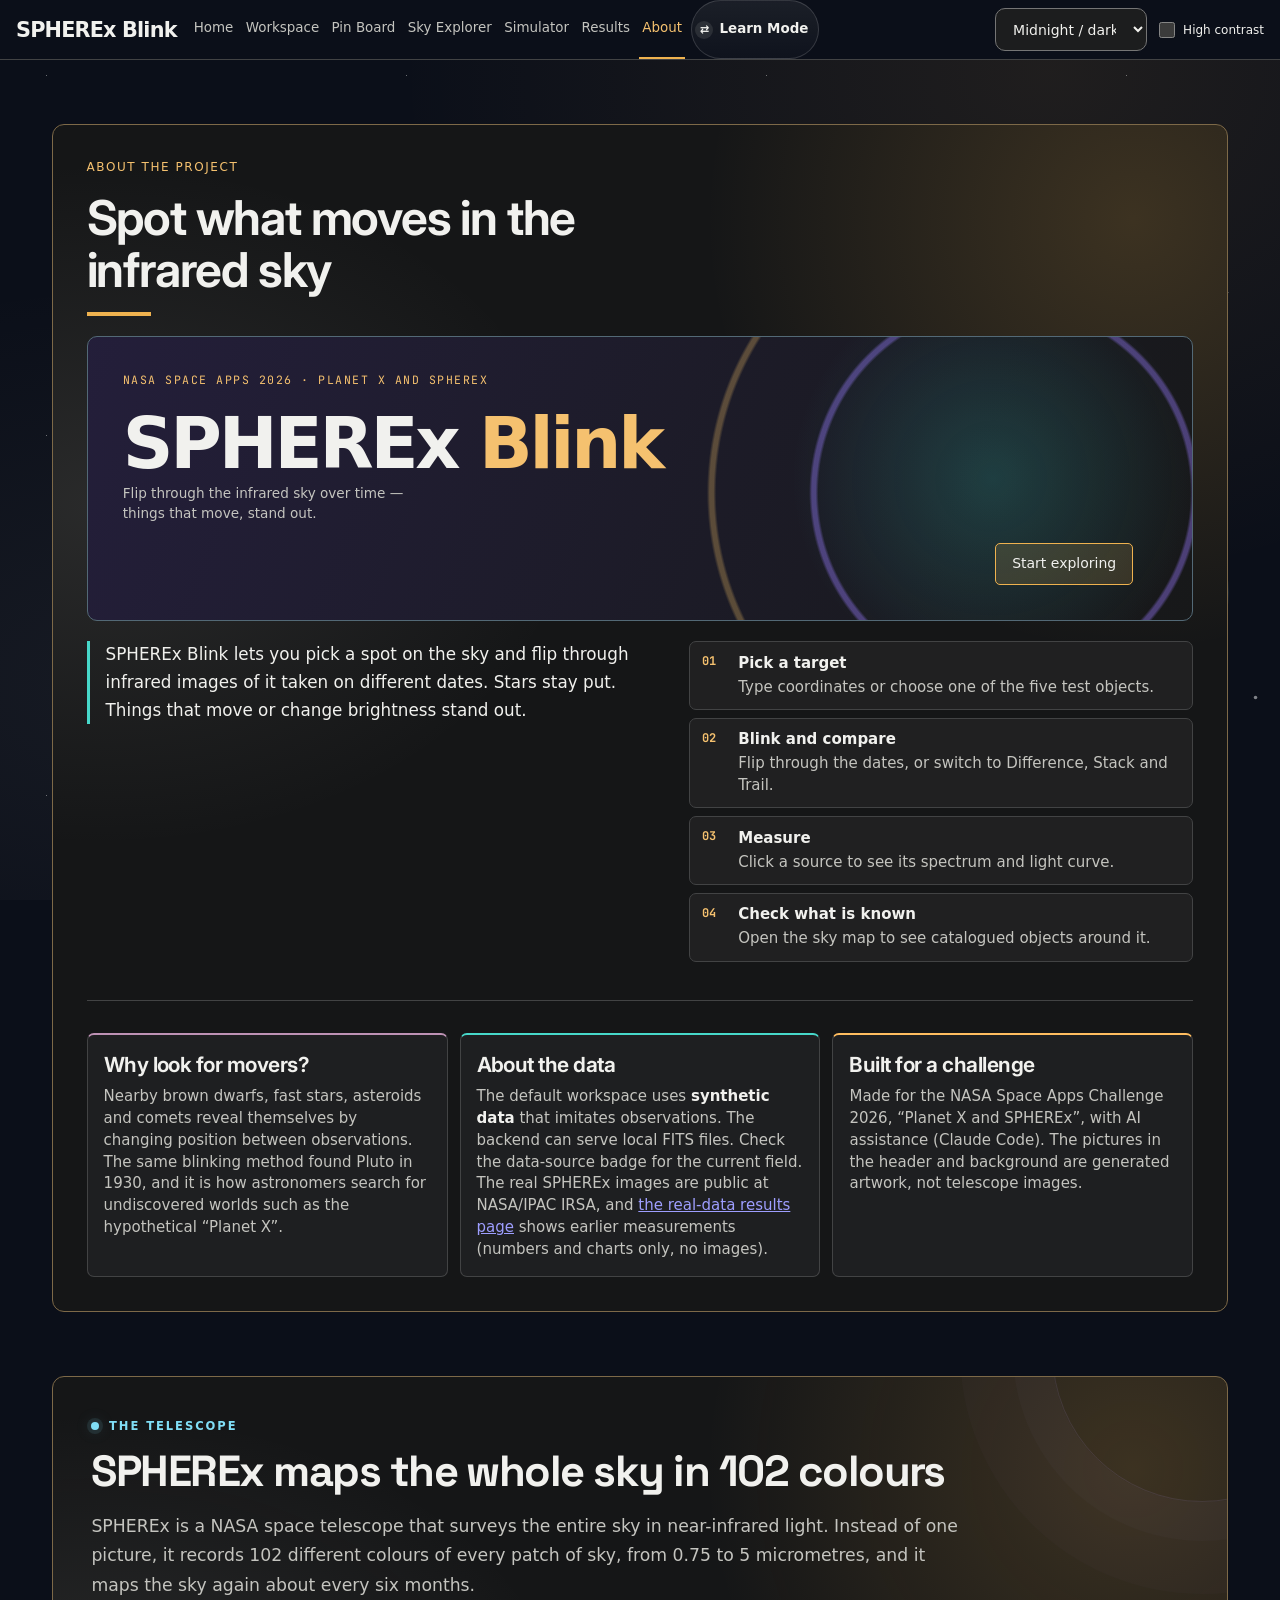
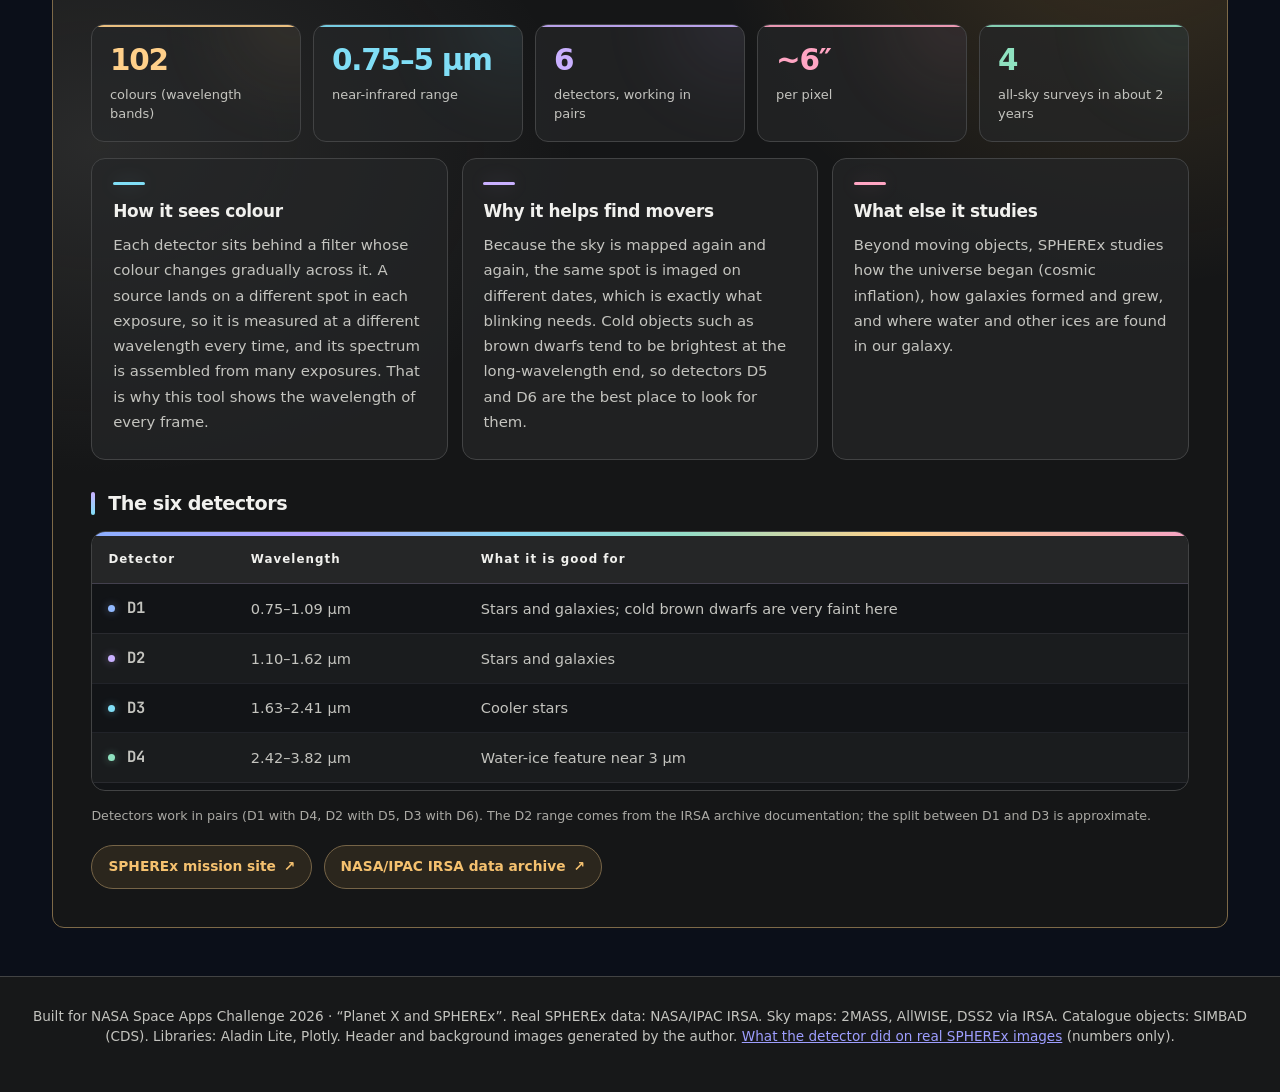
<file: frontend/about.html>
<!doctype html>
<html lang="en" data-theme="midnight">
<head>
  <meta charset="utf-8">
  <meta name="viewport" content="width=device-width, initial-scale=1">
  <meta name="theme-color" content="#0B0F19">
  <title>About · SPHEREx Blink</title>
  <meta name="description" content="About SPHEREx Blink, the NASA Space Apps Challenge project, and the SPHEREx infrared telescope.">
  <script>try{var t=new URLSearchParams(location.search).get("theme")||localStorage.getItem("spherex-blink-theme");if(/^(midnight|nebula|deep-space|observatory|light|classic)$/.test(t))document.documentElement.dataset.theme=t}catch(e){}</script>
  <link rel="preconnect" href="https://fonts.googleapis.com">
  <link rel="preconnect" href="https://fonts.gstatic.com" crossorigin>
  <link href="https://fonts.googleapis.com/css2?family=Inter:wght@400;500;600;700&family=JetBrains+Mono:wght@400;500&family=Oswald:wght@500;700&family=Space+Grotesk:wght@500;700&display=swap" rel="stylesheet">
  <link rel="stylesheet" href="css/styles.css?v=20261115">
  <link rel="stylesheet" href="css/instrument.css?v=20261115">
  <link rel="stylesheet" href="css/contact-sheet.css?v=20261115">
  <link rel="stylesheet" href="css/telescope-redesign.css?v=1">
  <link rel="stylesheet" href="css/about-theme.css">
</head>
<body>
  <a class="skip-link" href="#about">Skip to About</a>
  <div class="sky-bg" aria-hidden="true"></div>
  <header class="site-header" id="top" data-page="about">
    <a class="site-brand" href="overview.html">SPHEREx Blink</a>
    <select id="theme-select" data-default-theme="midnight" aria-label="Colour theme"></select>
  </header>
  <script type="module" src="js/siteHeader.js?v=4"></script>
  <main class="about-page" id="about-page">
    <section class="info info-aside" id="about" aria-labelledby="about-title">
      <div class="info-box">
        <p class="info-kicker">About the project</p>
        <h2 id="about-title">Spot what moves in the infrared sky</h2>
        <div class="hero-title">
          <p class="hero-eyebrow">NASA Space Apps 2026 &middot; Planet X and SPHEREx</p>
          <p class="project-name"><span>SPHEREx</span><span>Blink</span></p>
          <p class="hero-tag">Flip through the infrared sky over time &mdash; things that move, stand out.</p>
          <a class="hero-cta" href="index.html#workspace">Start exploring</a>
        </div>
        <a class="hero-scroll" href="index.html#workspace" aria-label="Scroll down to the workspace">
          <svg viewBox="0 0 120 120" aria-hidden="true" focusable="false">
            <circle class="ring" cx="60" cy="60" r="54" fill="none" stroke="currentColor" stroke-width="2" stroke-dasharray="2 4.2"/>
            <path d="M60 34v50M42 68l18 18 18-18" fill="none" stroke="currentColor" stroke-width="3" stroke-linecap="round" stroke-linejoin="round"/>
          </svg>
        </a>
        <p class="hero-credit">Illustration, not SPHEREx data</p>
        <div class="info-top">
          <p class="info-lead">SPHEREx Blink lets you pick a spot on the sky and flip through infrared images of it taken on different dates. Stars stay put. Things that move or change brightness stand out.</p>
          <ol class="steps">
            <li><b>Pick a target</b>Type coordinates or choose one of the five test objects.</li>
            <li><b>Blink and compare</b>Flip through the dates, or switch to Difference, Stack and Trail.</li>
            <li><b>Measure</b>Click a source to see its spectrum and light curve.</li>
            <li><b>Check what is known</b>Open the sky map to see catalogued objects around it.</li>
          </ol>
        </div>
        <div class="info-cols">
          <div>
            <h3>Why look for movers?</h3>
            <p>Nearby brown dwarfs, fast stars, asteroids and comets reveal themselves by changing position between observations. The same blinking method found Pluto in 1930, and it is how astronomers search for undiscovered worlds such as the hypothetical &ldquo;Planet X&rdquo;.</p>
          </div>
          <div>
            <h3>About the data</h3>
            <p>The default workspace uses <strong>synthetic data</strong> that imitates observations. The backend can serve local FITS files. Check the data-source badge for the current field. The real SPHEREx images are public at NASA/IPAC IRSA, and <a href="results.html">the real-data results page</a> shows earlier measurements (numbers and charts only, no images).</p>
          </div>
          <div>
            <h3>Built for a challenge</h3>
            <p>Made for the NASA Space Apps Challenge 2026, &ldquo;Planet X and SPHEREx&rdquo;, with AI assistance (Claude Code). The pictures in the header and background are generated artwork, not telescope images.</p>
          </div>
        </div>
      </div>
    </section>
    <section class="info" id="telescope" aria-labelledby="telescope-title">
    <div class="info-box">
      <p class="info-kicker">The telescope</p>
      <h2 id="telescope-title">SPHEREx maps the whole sky in 102 colours</h2>
      <p class="info-lead">SPHEREx is a NASA space telescope that surveys the entire sky in near-infrared light. Instead of one picture, it records 102 different colours of every patch of sky, from 0.75 to 5 micrometres, and it maps the sky again about every six months.</p>
      <ul class="stats" aria-label="SPHEREx key numbers">
        <li><b>102</b><span>colours (wavelength bands)</span></li>
        <li><b>0.75&ndash;5 &micro;m</b><span>near-infrared range</span></li>
        <li><b>6</b><span>detectors, working in pairs</span></li>
        <li><b>~6&Prime;</b><span>per pixel</span></li>
        <li><b>4</b><span>all-sky surveys in about 2 years</span></li>
      </ul>
      <div class="info-cols">
        <div>
          <h3>How it sees colour</h3>
          <p>Each detector sits behind a filter whose colour changes gradually across it. A source lands on a different spot in each exposure, so it is measured at a different wavelength every time, and its spectrum is assembled from many exposures. That is why this tool shows the wavelength of every frame.</p>
        </div>
        <div>
          <h3>Why it helps find movers</h3>
          <p>Because the sky is mapped again and again, the same spot is imaged on different dates, which is exactly what blinking needs. Cold objects such as brown dwarfs tend to be brightest at the long-wavelength end, so detectors D5 and D6 are the best place to look for them.</p>
        </div>
        <div>
          <h3>What else it studies</h3>
          <p>Beyond moving objects, SPHEREx studies how the universe began (cosmic inflation), how galaxies formed and grew, and where water and other ices are found in our galaxy.</p>
        </div>
      </div>
      <h3 style="margin-top:1.6rem">The six detectors</h3>
      <div class="table-scroll"><table class="det-table">
        <thead><tr><th scope="col">Detector</th><th scope="col">Wavelength</th><th scope="col">What it is good for</th></tr></thead>
        <tbody>
          <tr><td>D1</td><td>0.75&ndash;1.09 &micro;m</td><td>Stars and galaxies; cold brown dwarfs are very faint here</td></tr>
          <tr><td>D2</td><td>1.10&ndash;1.62 &micro;m</td><td>Stars and galaxies</td></tr>
          <tr><td>D3</td><td>1.63&ndash;2.41 &micro;m</td><td>Cooler stars</td></tr>
          <tr><td>D4</td><td>2.42&ndash;3.82 &micro;m</td><td>Water-ice feature near 3 &micro;m</td></tr>
          <tr><td>D5</td><td>3.83&ndash;4.41 &micro;m</td><td>Cold brown dwarfs; CO<sub>2</sub> ice near 4.3 &micro;m</td></tr>
          <tr><td>D6</td><td>4.42&ndash;5.00 &micro;m</td><td>Cold brown dwarfs; CO ice near 4.7 &micro;m</td></tr>
        </tbody>
      </table></div>
      <p class="info-note">Detectors work in pairs (D1 with D4, D2 with D5, D3 with D6). The D2 range comes from the IRSA archive documentation; the split between D1 and D3 is approximate.</p>
      <div class="info-links">
        <a href="https://spherex.caltech.edu/" target="_blank" rel="noopener">SPHEREx mission site</a>
        <a href="https://irsa.ipac.caltech.edu/" target="_blank" rel="noopener">NASA/IPAC IRSA data archive</a>
      </div>
    </div>
  </section>
  </main>
  <footer class="site-footer">
    <p>Built for NASA Space Apps Challenge 2026 · “Planet X and SPHEREx”. Real SPHEREx data: NASA/IPAC IRSA. Sky maps: 2MASS, AllWISE, DSS2 via IRSA. Catalogue objects: SIMBAD (CDS). Libraries: Aladin Lite, Plotly. Header and background images generated by the author. <a href="results.html">What the detector did on real SPHEREx images</a> (numbers only).</p>
  </footer>
  <script type="module" src="js/features/highContrast.js"></script>
</body>
</html>
</file>
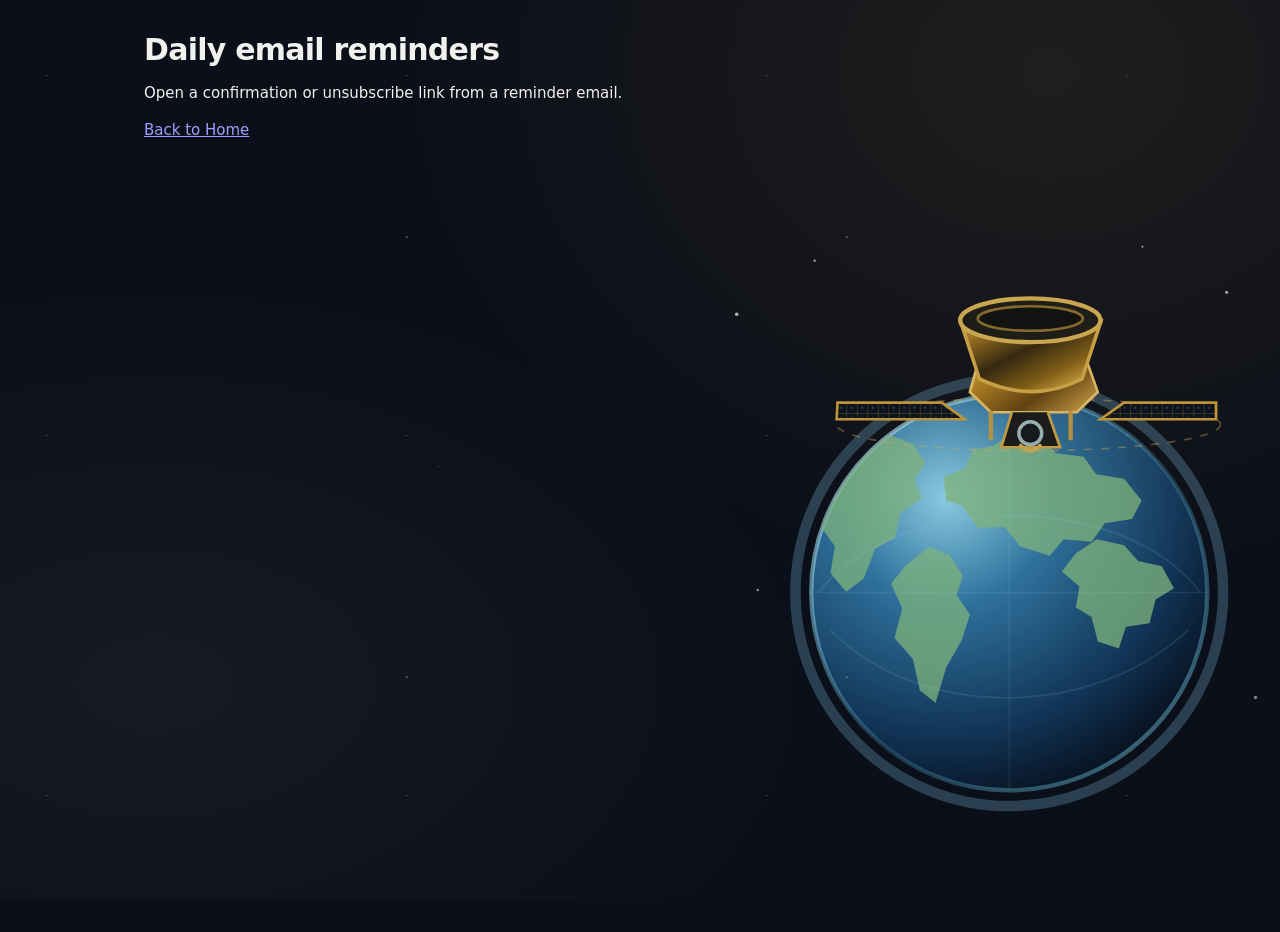
<file: frontend/daily-email.html>
<!doctype html>
<html lang="en" data-theme="midnight">
<head>
  <meta charset="utf-8">
  <meta name="viewport" content="width=device-width, initial-scale=1">
  <meta name="referrer" content="no-referrer">
  <title>Daily email reminders · SPHEREx Blink</title>
  <link rel="stylesheet" href="css/styles.css?v=20261115">
  <link rel="stylesheet" href="css/instrument.css?v=20261115">
  <link rel="stylesheet" href="css/daily.css?v=weekly">
</head>
<body>
  <main id="daily">
    <h1>Daily email reminders</h1>
    <p id="daily-email-message" role="status"></p>
    <button id="daily-email-action" type="button" class="btn btn-primary" hidden></button>
    <p><a href="overview.html">Back to Home</a></p>
  </main>
  <script type="module" src="js/dailyEmail.js?v=status"></script>
</body>
</html>
</file>
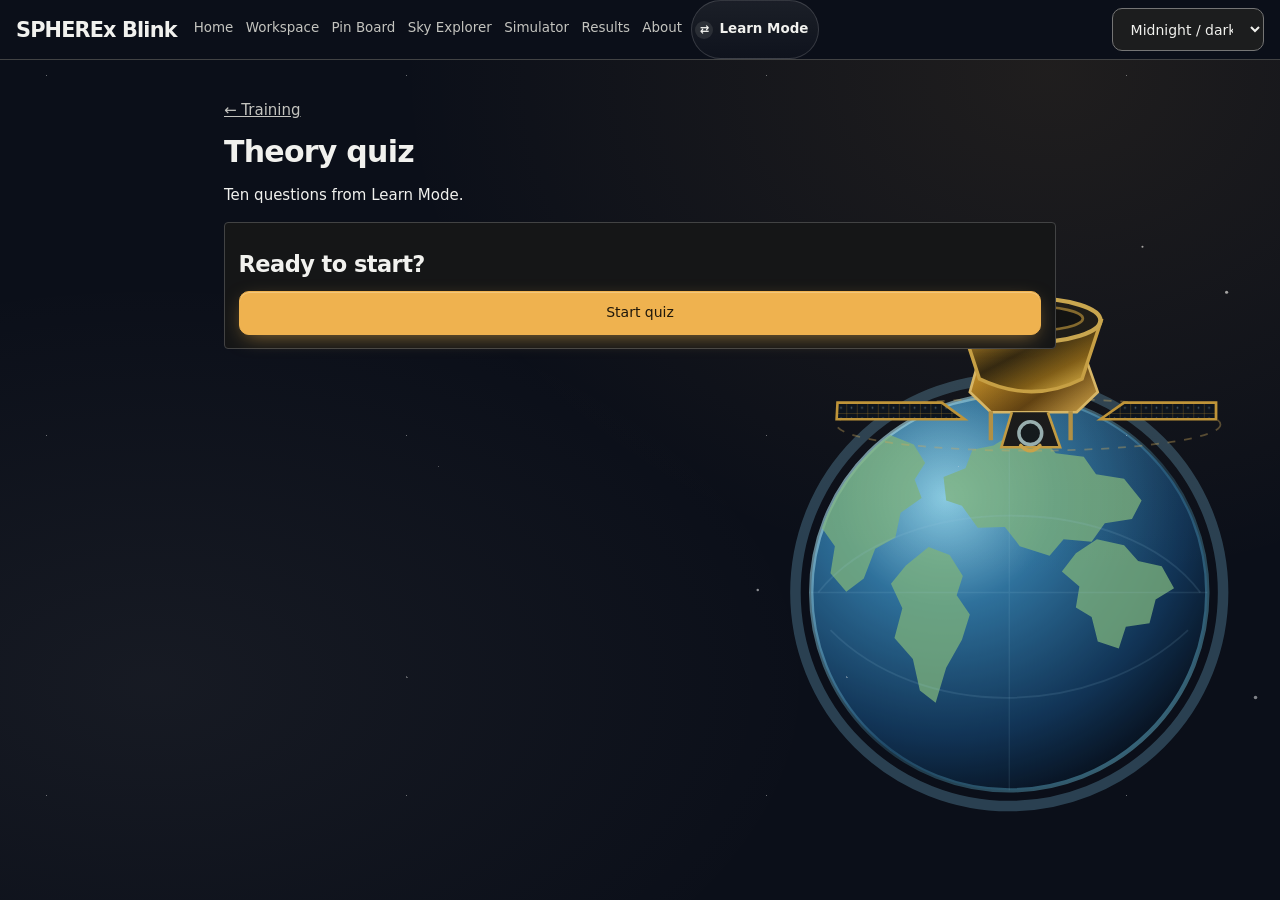
<file: frontend/training-quiz.html>
<!doctype html>
<html lang="en" data-theme="midnight">
<head>
  <meta charset="utf-8">
  <meta name="viewport" content="width=device-width, initial-scale=1">
  <title>Theory quiz · SPHEREx Blink</title>
  <link rel="stylesheet" href="css/styles.css?v=20261115">
  <link rel="stylesheet" href="css/instrument.css?v=20261115">
  <link rel="stylesheet" href="css/real-or-fake.css?v=quiz">
</head>
<body>
  <a class="skip-link" href="#classification">Skip to the quiz</a>
  <header class="site-header" data-page="training">
    <a class="site-brand" href="overview.html">SPHEREx Blink</a>
    <select id="theme-select" data-default-theme="midnight" aria-label="Colour theme"></select>
  </header>
  <script type="module" src="js/siteHeader.js?v=4"></script>
  <main id="classification" tabindex="-1">
    <a class="classification-back" href="daily.html">← Training</a>
    <div class="classification-heading"><h1>Theory quiz</h1></div>
    <p>Ten questions from Learn Mode.</p>
    <section class="classification-guess" aria-labelledby="theory-prompt">
      <p id="theory-progress"></p>
      <h2 id="theory-prompt" tabindex="-1">Ready to start?</h2>
      <div id="theory-answers" class="theory-answers"></div>
      <p id="theory-feedback" role="status"></p>
      <button type="button" class="btn btn-primary" id="theory-next">Start quiz</button>
    </section>
  </main>
  <script type="module" src="js/trainingQuiz.js"></script>
</body>
</html>
</file>
<file: frontend/css/styles.css>
/* =========================================================
   SPHEREx Blink – styles
   Structure:
   1. Design tokens (CSS variables)   4. Panels & form
   2. Base / reset                    5. Player
   3. Header, layout, footer          6. Utilities, responsive, motion
   ========================================================= */

/* ---------- 1. Design tokens ---------- */
/* Semantic tokens: components use these names only, never a colour. The block below is the CLASSIC theme (the original teal and
   orange look); [data-theme="..."] blocks after it override the same names. js/features/theme.js sets data-theme on <html>.
   Tokens ending in -rgb are space-separated channels, for rgb(var(--x-rgb) / alpha). scratch/test_theme.mjs checks the contrast of
   every text/surface pair of every theme (WCAG 2.x, 4.5:1 for text). */
:root {
  color-scheme: light;
  --bg: #FCFAF5; --bg-2: #F2EEE5; --surface: #FFFFFF; --raised: #F6F0E8; --field: #FFFFFF;
  --border: #D8D0C3; --control-border: #75706A;
  --text: #1A1917; --text-muted: #514C46; --text-faint: #736D65;
  --accent: #A5482E; --accent-hi: #933A25; --accent-text: #933A25; --accent-rgb: 165 72 46;
  --accent-2: #514C46; --alt-rgb: 81 76 70; --rust: #8E583C; --on-accent: #FFFFFF;
  --warn: #7C4D00; --warn-rgb: 124 77 0; --danger: #A52323; --success: #28633B;
  --bg-rgb: 252 250 245; --surface-rgb: 255 255 255; --text-rgb: 26 25 23;
  --panel-alpha: .86;                        /* panels let a little of the nebula through */
  --veil-top:    .30;                        /* how strongly the page colour covers the nebula picture, top and bottom */
  --veil-bottom: .78;
  --chart-bg:     #0F2027;                   /* the Plotly palette in measure.js was validated against this surface */

  /* Learn mode diagrams use a stable, color-blind-conscious palette across page themes. */
  --learn-night: #111827; --learn-star: #FFF6CD; --learn-mover: #FF9B55;
  --learn-sun: #F4B33D; --learn-mercury: #9A8F80; --learn-venus: #D9985D;
  --learn-earth: #5095BD; --learn-mars: #C65D45; --learn-jupiter: #CAA875;
  --learn-saturn: #D6BA84; --learn-uranus: #78B8C3; --learn-neptune: #497BB0;
  --learn-galaxy: #6753BE; --learn-nebula: #A23B6D; --learn-nebula-warm: #EE8333;
  --learn-success: #20653C; --learn-success-border: #2E7D4B; --learn-success-text: #17482B;
  --learn-success-surface: #EAF5ED; --learn-retry: #A96A24; --learn-retry-text: #573616;
  --learn-retry-surface: #FFF4E5; --learn-notice-border: #A5482E;
  --learn-notice-surface: #FFF2E9; --learn-notice-text: #49291D;
  --learn-teal: #29AAB5; --learn-check: #70D8A2; --learn-check-line: #D9D1ED;
  --learn-spectrum-violet: #6753BE; --learn-spectrum-blue: #4D9DE2;
  /* the mission guide box: a deep-blue island in every theme */
  --mission-bg: #121A26; --mission-raised: #1A2433; --mission-border: #2E3D52; --mission-blue: #6F93BF; --mission-blue-rgb: 111 147 191;
  --mission-blue-text: #9DB5D3; --mission-text: #E6EBF2; --mission-muted: #B0BBCA; --mission-faint: #8E9AAB;
  --learn-spectrum-green: #39AD78; --learn-spectrum-yellow: #E0C33E;
  --learn-spectrum-orange: #EE8333; --learn-spectrum-red: #D95148;
  --learn-spectrum-deep-violet: #74297E; --learn-spectrum-indigo: #2D316D;
  --learn-galaxy-glow: #F7B96E; --learn-galaxy-arm: #9171C3; --learn-galaxy-dust: #342B58;
  --learn-orbit-night: #101722; --learn-orbit-line: #DCC8FF;
  --learn-orbit-line-rgb: 221 204 255; --learn-outline: #BD9AF3;
  --learn-midnight-notice: #2B2019; --learn-midnight-notice-border: #FF9C6B; --learn-midnight-notice-text: #FFE6D8;
  --learn-midnight-success: #173423; --learn-midnight-success-text: #C9F1D3;
  --learn-midnight-retry: #352817; --learn-midnight-retry-text: #FFE2B0;

  --radius:      16px;
  --radius-sm:   10px;
  --shadow:      0 20px 50px -20px rgb(0 0 0 / .7);
  --display:     "Georgia", "Times New Roman", serif;
  --font-body:   "Inter", system-ui, sans-serif;
  --font-head:   "Georgia", "Times New Roman", serif;
  --font-mono:   "JetBrains Mono", ui-monospace, "SF Mono", Menlo, Consolas, monospace;
  --ease:        cubic-bezier(.2, .8, .2, 1);
}

/* NEBULA: indigo-black ground, orchid / magenta accent, cyan secondary. Also the palette of the dark "islands" (the photo banner, the
   image stage, the charts) inside the light theme: they stay dark so that the images and the validated chart colours keep their ground. */
[data-theme="nebula"] {
  color-scheme: light;
  --bg: #FCFAFF; --bg-2: #F4F0FA; --surface: #FFFFFF; --raised: #F7F3FC; --field: #FFFFFF;
  --border: #D7CFE3; --control-border: #776C88; --text: #1D1728; --text-muted: #51495D; --text-faint: #746B80;
  --accent: #643A94; --accent-hi: #583180; --accent-text: #583180; --accent-rgb: 100 58 148; --accent-2: #51495D; --alt-rgb: 81 73 93; --rust: #7650A1; --on-accent: #FFFFFF;
  --warn: #734B00; --warn-rgb: 115 75 0; --danger: #A3214D; --success: #246442; --bg-rgb: 252 250 255; --surface-rgb: 255 255 255; --text-rgb: 29 23 40;
  --panel-alpha: 1; --veil-top: 1; --veil-bottom: 1; --display: "Instrument Serif", Georgia, serif; --font-head: "Instrument Serif", Georgia, serif;
  --font-mono: "JetBrains Mono", ui-monospace, "SF Mono", Menlo, Consolas, monospace;
}
/* The generated photo is orange and teal; in this theme it is tinted violet so that it belongs to the palette (the veil on top of it is near black, so the filter does not show there) */
[data-theme="nebula"] .hero::after, [data-theme="nebula"] body::before, [data-theme="light"] .hero::after { filter: grayscale(1) sepia(1) hue-rotate(238deg) saturate(2.4) brightness(.95); }
[data-theme="nebula"] .sky-bg { opacity: .9; }

/* DEEP SPACE: blue-black ground, blue / violet / cyan accents (the former default) */
[data-theme="deep-space"] {
  color-scheme: light; --bg: #F8FBFE; --bg-2: #EEF4F9; --surface: #FFFFFF; --raised: #F1F6FA; --field: #FFFFFF;
  --border: #CBD8E4; --control-border: #687B8D; --text: #152434; --text-muted: #485B6D; --text-faint: #6D8091;
  --accent: #1C6096; --accent-hi: #15547F; --accent-text: #15547F; --accent-rgb: 28 96 150; --accent-2: #485B6D; --alt-rgb: 72 91 109; --rust: #3578AB; --on-accent: #FFFFFF;
  --warn: #765000; --warn-rgb: 118 80 0; --danger: #A72C36; --success: #216442; --bg-rgb: 248 251 254; --surface-rgb: 255 255 255; --text-rgb: 21 36 52;
  --panel-alpha: 1; --veil-top: 1; --veil-bottom: 1; --display: "Instrument Serif", Georgia, serif; --font-head: "Instrument Serif", Georgia, serif;
  --font-mono: "JetBrains Mono", ui-monospace, "SF Mono", Menlo, Consolas, monospace;
}

/* OBSERVATORY: softer slate ground */
[data-theme="observatory"] {
  color-scheme: light; --bg: #F8FBF9; --bg-2: #EEF4F0; --surface: #FFFFFF; --raised: #F0F6F2; --field: #FFFFFF;
  --border: #CADAD1; --control-border: #677B70; --text: #15261E; --text-muted: #496056; --text-faint: #6E8378;
  --accent: #216B5A; --accent-hi: #185746; --accent-text: #185746; --accent-rgb: 33 107 90; --accent-2: #496056; --alt-rgb: 73 96 86; --rust: #477F72; --on-accent: #FFFFFF;
  --warn: #755000; --warn-rgb: 117 80 0; --danger: #A52A32; --success: #1F6542; --bg-rgb: 248 251 249; --surface-rgb: 255 255 255; --text-rgb: 21 38 30;
  --panel-alpha: 1; --veil-top: 1; --veil-bottom: 1; --display: "Instrument Serif", Georgia, serif; --font-head: "Instrument Serif", Georgia, serif;
  --font-mono: "JetBrains Mono", ui-monospace, "SF Mono", Menlo, Consolas, monospace;
}

/* LIGHT RESEARCH: white panels on a pale ground; images, banner and charts stay dark */
[data-theme="light"] {
  color-scheme: light;
  --bg: #FBFBF9; --bg-2: #F4F4EF; --surface: #FFFFFF; --raised: #F4F4EF; --field: #FFFFFF;
  --border: #D4D5D0; --control-border: #6F7586; --text: #121316; --text-muted: #525866; --text-faint: #6B7280;
  --accent: #C42A37; --accent-hi: #AD202D; --accent-text: #AD202D; --accent-rgb: 196 42 55; --accent-2: #525866; --alt-rgb: 82 88 102; --rust: #8B4550; --on-accent: #FFFFFF;
  --warn: #7A4C00; --warn-rgb: 122 76 0; --danger: #B3261E; --success: #1D6B38; --bg-rgb: 251 251 249; --surface-rgb: 255 255 255; --text-rgb: 18 19 22;
  --panel-alpha: 1; --veil-top: 1; --veil-bottom: 1; --shadow: none; --display: "Instrument Serif", Georgia, serif; --font-head: "Instrument Serif", Georgia, serif;
  --font-mono: "JetBrains Mono", ui-monospace, "SF Mono", Menlo, Consolas, monospace;
}
[data-theme="light"] .sky-bg { display: none; }                    /* white stars on a pale page would be invisible noise */

[data-theme="light"] :is(.hero, .stage, .chart) { color-scheme: dark; color: var(--text); }

/* MIDNIGHT: one intentionally dark alternative to the Paper palettes. */
[data-theme="midnight"] {
  color-scheme: dark;
  --bg: #0B0F19; --bg-2: #171819; --surface: #151617; --raised: #252627; --field: #1c1d1e;
  --border: #424344; --control-border: #757575; --text: #f1f1ee; --text-muted: #c4c4bf; --text-faint: #aaa9a4;
  --accent: #efb24f; --accent-hi: #ffd18b; --accent-text: #f5c16f; --accent-rgb: 239 178 79; --accent-2: #d1cec8; --alt-rgb: 209 206 200; --rust: #D85C74; --on-accent: #20180b;
  --warn: #FFD17A; --warn-rgb: 255 209 122; --danger: #FF9AA7; --success: #76E0A9; --bg-rgb: 11 15 25; --surface-rgb: 21 22 23; --text-rgb: 241 241 238;
  --panel-alpha: 1; --veil-top: 1; --veil-bottom: 1; --shadow: none; --display: "Georgia", "Times New Roman", serif; --font-head: "Georgia", "Times New Roman", serif;
  --font-mono: "JetBrains Mono", ui-monospace, "SF Mono", Menlo, Consolas, monospace;
}

/* Optional high-contrast setting, shared by Science and Learn modes. */
html[data-contrast="high"] {
  color-scheme: dark;
  --bg: #000000; --bg-2: #000000; --surface: #000000; --raised: #111111; --field: #000000;
  --border: #FFFFFF; --control-border: #FFFFFF; --text: #FFFFFF; --text-muted: #FFFFFF; --text-faint: #FFFFFF;
  --accent: #FFFF00; --accent-hi: #FFFF00; --accent-text: #FFFF00; --accent-rgb: 255 255 0; --on-accent: #000000;
  --bg-rgb: 0 0 0; --surface-rgb: 0 0 0; --text-rgb: 255 255 255;
  --contrast-focus: #FFFF00;
}
html[data-contrast="high"] :focus-visible { outline: 4px solid var(--contrast-focus); outline-offset: 3px; }
html[data-contrast="high"] a { text-decoration: underline; text-underline-offset: .2em; }
.contrast-toggle { display: inline-flex; align-items: center; gap: .35rem; min-height: 2.5rem; color: var(--text); font: .75rem var(--font-body); white-space: nowrap; }
.contrast-toggle input { width: 1rem; height: 1rem; accent-color: var(--accent); }
@media (max-width: 900px) { header:has(.contrast-toggle) { flex-wrap: wrap; } }

/* ---------- 2. Base ---------- */
*, *::before, *::after { box-sizing: border-box; }

html, body { margin: 0; }

body {
  min-height: 100vh;
  font-family: var(--font-body);
  color: var(--text);
  background: radial-gradient(ellipse at 85% 0%, rgb(var(--accent-rgb) / .07) 0%, transparent 55%),
              var(--bg);
  line-height: 1.5;
}

h1, h2, h3 { font-family: var(--font-head); margin: 0; line-height: 1.2; }

.skip-link {
  position: absolute; left: .75rem; top: -4rem; z-index: 10; padding: .6rem 1rem;
  background: var(--accent); color: var(--on-accent); font-weight: 600; text-decoration: none; border-radius: 0 0 var(--radius-sm) var(--radius-sm);
}
.skip-link:focus { top: 0; }

/* Visible focus ring for keyboard users (accessibility) */
:focus-visible { outline: 2px solid var(--accent); outline-offset: 2px; }

kbd {
  font-family: var(--font-body);
  font-size: max(.8em, 12px);
  padding: .1em .45em;
  border: 1px solid var(--border);
  border-bottom-width: 2px;
  border-radius: 6px;
  background: var(--bg-2);
}

/* Decorative twinkling stars: many tiny radial gradients, slowly pulsing */
.sky-bg {
  position: fixed; inset: 0; z-index: -1; pointer-events: none;
  background-image:
    radial-gradient(1px 1px at 10% 20%, #fff8 50%, transparent 51%),
    radial-gradient(1px 1px at 30% 70%, #fff6 50%, transparent 51%),
    radial-gradient(1.5px 1.5px at 55% 30%, #fff9 50%, transparent 51%),
    radial-gradient(1px 1px at 75% 85%, #fff5 50%, transparent 51%),
    radial-gradient(1px 1px at 85% 15%, #fff7 50%, transparent 51%),
    radial-gradient(1.5px 1.5px at 45% 90%, #fff6 50%, transparent 51%),
    radial-gradient(1px 1px at 92% 55%, #fff5 50%, transparent 51%);
  background-size: 400px 400px;
  animation: twinkle 6s ease-in-out infinite alternate;
}
@keyframes twinkle { from { opacity: .45; } to { opacity: 1; } }

/* ---------- 3. Header, layout, footer ---------- */
.brand { display: flex; align-items: center; gap: .9rem; }
.brand h1 { font-size: clamp(1.5rem, 3vw, 2rem); letter-spacing: -.02em; }
.accent { color: var(--accent-hi); }
.tagline { margin: .15rem 0 0; color: var(--text-muted); font-size: .95rem; }

/* Small animated "blinking" logo: two dots that alternate */
.brand-logo {
  position: relative; width: 44px; height: 44px; border-radius: 12px; flex-shrink: 0;
  background: var(--raised);
  border: 1px solid var(--border);
}
.brand-logo::before, .brand-logo::after {
  content: ""; position: absolute; width: 8px; height: 8px; border-radius: 50%;
  background: var(--accent); box-shadow: 0 0 12px var(--accent);
  top: 18px; animation: blink-dot 1.2s steps(1) infinite;
}
.brand-logo::before { left: 11px; }
.brand-logo::after  { left: 25px; animation-delay: .6s; }
@keyframes blink-dot { 0% { opacity: 1; } 50% { opacity: 0; } }

.badge {
  font-size: .8rem; font-weight: 600; padding: .35rem .75rem; border-radius: 999px;
  color: var(--warn); background: rgb(var(--warn-rgb) / .12); border: 1px solid rgb(var(--warn-rgb) / .35);
}
.badge.real { color: var(--success); background: rgb(var(--alt-rgb) / .14); border-color: rgb(var(--alt-rgb) / .4); }

.layout {
  display: grid;
  grid-template-columns: minmax(280px, 360px) minmax(0, 1fr);       /* minmax(0, ...): a wide table or plot inside a panel scrolls, it does not widen the page */
  gap: 1.5rem;
  max-width: 1280px; margin: 0 auto; padding: 1rem 1.5rem 2rem;
}

.site-footer { text-align: center; color: var(--text-muted); font-size: .85rem; padding: 1rem 1.5rem 2rem; }

/* ---------- 4. Panels & form ---------- */
.panel {
  background: var(--surface);
  border: 1px solid var(--border);
  border-radius: var(--radius);
  box-shadow: var(--shadow);
  padding: 1.4rem;
}
.panel h2 { font-size: 1.1rem; margin-bottom: 1rem; color: var(--text); }
.panel h3 { font-size: .95rem; margin-bottom: .6rem; color: var(--text-muted); font-weight: 500; }

.field { display: flex; flex-direction: column; gap: .35rem; margin-bottom: 1rem; }
.field label { font-size: .9rem; font-weight: 500; }
.help { color: var(--text-muted); font-size: .78rem; }
.error-text { color: var(--danger); font-size: .8rem; min-height: 0; }
.error-text:empty { display: none; }

input[type="text"], select {
  width: 100%;
  padding: .7rem .85rem;
  font: inherit; color: var(--text);
  background: var(--field);
  border: 1px solid var(--control-border);
  border-radius: var(--radius-sm);
  transition: border-color .2s var(--ease), box-shadow .2s var(--ease);
}
input[type="text"]:hover, select:hover:not(:disabled) { border-color: rgb(var(--accent-rgb) / .45); }
input[type="text"]:focus, select:focus {
  outline: none; border-color: var(--accent); box-shadow: 0 0 0 3px rgb(var(--accent-rgb) / .25);
}
input[aria-invalid="true"] { border-color: var(--danger); }
select:disabled { opacity: .55; cursor: not-allowed; }

/* Range sliders – custom track & thumb */
input[type="range"] {
  -webkit-appearance: none; appearance: none;
  width: 100%; height: 6px; border-radius: 999px; cursor: pointer;
  background: var(--accent);
  /* the visible track stays 6 px, but the touch/click target is 24 px tall (WCAG 2.5.8) */
  box-sizing: content-box; padding: 9px 0; background-clip: content-box;
}
input[type="range"]:disabled { opacity: .35; cursor: not-allowed; }
input[type="range"]::-webkit-slider-thumb {
  -webkit-appearance: none; width: 18px; height: 18px; border-radius: 50%;
  background: #fff; border: 3px solid var(--accent); box-shadow: 0 0 10px rgb(var(--accent-rgb) / .5);
  transition: transform .15s var(--ease);
}
input[type="range"]::-moz-range-thumb {
  width: 14px; height: 14px; border-radius: 50%;
  background: #fff; border: 3px solid var(--accent);
}
input[type="range"]:hover::-webkit-slider-thumb { transform: scale(1.15); }
.range-scale { display: flex; justify-content: space-between; font-size: .75rem; color: var(--text-muted); }
output { font-weight: 600; color: var(--accent); }

/* Buttons */
.btn {
  display: inline-flex; align-items: center; justify-content: center; gap: .5rem;
  font: inherit; font-weight: 600; cursor: pointer;
  border: 1px solid var(--control-border); border-radius: var(--radius-sm);
  color: var(--text); background: var(--bg-2);
  transition: transform .15s var(--ease), box-shadow .2s var(--ease), background .2s;
}
.btn:hover:not(:disabled) { transform: translateY(-1px); }
.btn:active:not(:disabled) { transform: translateY(0); }
.btn:disabled { opacity: .4; cursor: not-allowed; }

.btn-primary {
  width: 100%; padding: .8rem 1rem; border: none; color: var(--on-accent);
  background: var(--accent);
  box-shadow: 0 8px 24px -8px rgb(var(--accent-rgb) / .35);
}
.btn-primary:hover:not(:disabled) { background: var(--accent-hi); box-shadow: 0 10px 30px -6px rgb(var(--accent-rgb) / .45); }
/* Loading state: spinner before the label (toggled by JS in step 6) */
.btn-primary.is-loading .btn-label::before {
  content: ""; display: inline-block; width: 14px; height: 14px; margin-right: .5rem;
  vertical-align: -2px; border: 2px solid currentColor; border-right-color: transparent;
  border-radius: 50%; animation: spin .7s linear infinite;
}
@keyframes spin { to { transform: rotate(360deg); } }

/* Quick-pick chips */
.quick-picks { margin-top: 1.5rem; }
.chip-list { display: flex; flex-wrap: wrap; gap: .5rem; }
.chip {
  font: inherit; font-size: .85rem; cursor: pointer;
  padding: .45rem .8rem; border-radius: 999px;
  color: var(--text); background: var(--raised); border: 1px solid var(--border);
  transition: border-color .2s, background .2s, transform .15s var(--ease);
}
.chip:hover { border-color: var(--accent); background: rgb(var(--accent-rgb) / .12); transform: translateY(-1px); }
.chip[aria-pressed="true"] { border-color: var(--accent); background: rgb(var(--accent-rgb) / .22); }

/* Hint box */
.hint {
  margin-top: 1.5rem; padding: .9rem 1rem; border-radius: var(--radius-sm);
  background: rgb(var(--alt-rgb) / .07); border: 1px solid rgb(var(--alt-rgb) / .25);
  font-size: .88rem;
}
.hint summary { cursor: pointer; font-weight: 600; color: var(--accent-2); }
.hint ol { margin: .6rem 0 0; padding-left: 1.2rem; color: var(--text-muted); }
.hint li + li { margin-top: .3rem; }
.hint strong { color: var(--text); }

/* ---------- 5. Player ---------- */
.player { display: flex; flex-direction: column; }

.stage {
  position: relative;
  width: 100%; max-width: 640px; margin: 0 auto;
  aspect-ratio: 1 / 1;                  /* cutouts are square */
  border-radius: var(--radius-sm);
  overflow: hidden;
  background: #000;
  border: 1px solid var(--border);
  box-shadow: inset 0 0 60px #04090c;
}
#blink-canvas {
  width: 100%; height: 100%; display: block;
  image-rendering: auto;                /* drawn softly blended; the pixel values themselves are unchanged */
}
/* Small crosshair marks the requested RA/Dec (center of the cutout) */
.crosshair {
  position: absolute; left: 50%; top: 50%; width: 36px; height: 36px;
  transform: translate(-50%, -50%); pointer-events: none; opacity: .55;
  background:
    linear-gradient(var(--accent), var(--accent)) center top    / 1px 10px no-repeat,
    linear-gradient(var(--accent), var(--accent)) center bottom / 1px 10px no-repeat,
    linear-gradient(var(--accent), var(--accent)) left center   / 10px 1px no-repeat,
    linear-gradient(var(--accent), var(--accent)) right center  / 10px 1px no-repeat;
}
/* Overlay for empty / loading / error / "no frames" states */
.stage-overlay {
  position: absolute; inset: 0;
  display: flex; flex-direction: column; align-items: center; justify-content: center;
  text-align: center; padding: 1.5rem;
  background: rgb(4 9 12 / .78);
  transition: opacity .3s var(--ease);
}
.stage-overlay.hidden { opacity: 0; pointer-events: none; }
.stage-overlay.error .overlay-title { color: var(--danger); }
.overlay-title { margin: 0; font-family: var(--font-head); font-size: 1.15rem; }
.overlay-sub { margin: .35rem 0 0; color: var(--text-muted); font-size: .9rem; max-width: 36ch; }
.overlay-progress {
  width: min(220px, 70%); height: 6px; margin-top: .9rem;
  appearance: none; -webkit-appearance: none; border: none; border-radius: 999px;
  background: rgb(var(--text-rgb) / .15); overflow: hidden;
}
.overlay-progress::-webkit-progress-bar { background: transparent; }
.overlay-progress::-webkit-progress-value { background: var(--accent); border-radius: 999px; }
.overlay-progress::-moz-progress-bar { background: var(--accent); border-radius: 999px; }
.btn-retry { margin-top: 1rem; padding: .55rem 1.1rem; }
.btn-retry:hover { border-color: var(--accent); }
.field-request-panel {
  width: min(640px, 100%); margin: .65rem auto 0; padding: .65rem .75rem;
  color: var(--text); text-align: left; background: var(--surface);
  border: 1px solid var(--border); border-radius: var(--radius-sm);
}
.field-request-panel.has-failures { border-color: var(--danger); }
.field-request-head { display: flex; align-items: center; justify-content: space-between; flex-wrap: wrap; gap: .35rem .65rem; min-width: 0; }
#field-request-title { min-width: 0; font-size: .95rem; }
.field-request-summary { margin-left: auto; color: var(--text-muted); font-size: .82rem; text-align: right; font-variant-numeric: tabular-nums; }
.field-request-panel .btn-retry { margin: 0; padding: .35rem .65rem; font-size: .8rem; }
.field-request-overall { display: block; width: 100%; height: 6px; margin: .55rem 0 0; appearance: none; border: 0; border-radius: 999px; background: rgb(var(--text-rgb) / .15); overflow: hidden; }
.field-request-overall::-webkit-progress-bar { background: transparent; }
.field-request-overall::-webkit-progress-value { background: var(--accent); border-radius: 999px; }
.field-request-overall::-moz-progress-bar { background: var(--accent); border-radius: 999px; }
.field-request-phases { margin: .35rem 0 0; color: var(--text-muted); font-size: .78rem; line-height: 1.45; overflow-wrap: anywhere; }
@media (max-width: 480px) {
  .field-request-panel { padding: .55rem; }
  .field-request-head { align-items: flex-start; }
  .field-request-summary { width: 100%; margin-left: 0; text-align: left; }
  #field-request-title { font-size: .88rem; }
  .field-request-phases { font-size: .72rem; }
}
[hidden] { display: none !important; }

/* Astra's local, child-friendly explanations are attached beside each Science Mode panel. */
.science-explain { margin:.45rem 0 .8rem; padding:.45rem .65rem; border-left:2px solid var(--accent); background:rgb(var(--accent-rgb)/.045); }
.science-explain-button { min-height:2.35rem; padding:.42rem .7rem; border:1px solid var(--control-border); border-radius:999px; background:var(--surface); color:var(--accent-text); font:600 .75rem var(--font-body); cursor:pointer; }
.science-explain-button:hover,.science-explain-button:focus-visible { border-color:var(--accent); background:var(--raised); }
.science-explain-button:focus-visible { outline:3px solid var(--accent); outline-offset:2px; }
.science-explain-answer { max-width:72ch; margin:.5rem 0 .2rem; color:var(--text-muted); font-size:.84rem; line-height:1.55; }

.shortcuts {
  max-width: 640px; width: 100%; margin: .8rem auto 0;
  font-size: .8rem; color: var(--text-muted); text-align: center;
}
/* Shortcuts make no sense on touch-only devices */
@media (hover: none) and (pointer: coarse) { .shortcuts { display: none; } }

.status {
  max-width: 640px; width: 100%; margin: .7rem auto 0; min-height: 1.2em;
  font-size: .85rem; color: var(--warn); text-align: center;
}
.status:empty { visibility: hidden; }

.player-controls {
  display: grid;
  grid-template-columns: auto 1fr minmax(140px, 200px);
  align-items: center; gap: 1rem;
  max-width: 640px; width: 100%; margin: 1.1rem auto 0;
}
.btn-icon {
  width: 52px; height: 52px; border-radius: 50%; border: none;
  background: var(--accent);
  box-shadow: 0 6px 20px -6px rgb(var(--accent-rgb) / .5);
}
/* Play triangle and pause bars drawn with CSS (no icon font needed) */
.icon-play {
  width: 0; height: 0; margin-left: 4px;
  border-left: 15px solid var(--on-accent);
  border-top: 9px solid transparent; border-bottom: 9px solid transparent;
}
.icon-pause {
  width: 14px; height: 18px;
  border-left: 5px solid var(--on-accent); border-right: 5px solid var(--on-accent);
}
.frame-info {
  display: flex; justify-content: space-between; gap: .5rem;
  margin-top: .45rem; font-size: .85rem; color: var(--text-muted);
  font-variant-numeric: tabular-nums;   /* digits don't jump while playing */
}
#frame-counter { white-space: nowrap; }
#frame-date { color: var(--text); font-weight: 500; text-align: right; }
.speed label { display: block; font-size: .8rem; color: var(--text-muted); margin-bottom: .45rem; }

.meta {
  display: grid; grid-template-columns: repeat(4, 1fr); gap: .75rem;
  max-width: 640px; width: 100%; margin: 1.2rem auto 0;
}
.meta > div {
  padding: .7rem .8rem; border-radius: var(--radius-sm);
  background: var(--field); border: 1px solid var(--border);
}
.meta dt { font-size: .8rem; text-transform: uppercase; letter-spacing: .06em; color: var(--text-muted); }
.meta dd { margin: .2rem 0 0; font-weight: 600; font-variant-numeric: tabular-nums; }

/* ---------- 6. Utilities, responsive, motion ---------- */
.sr-only {
  position: absolute; width: 1px; height: 1px; padding: 0; margin: -1px;
  overflow: hidden; clip: rect(0 0 0 0); white-space: nowrap; border: 0;
}

@media (max-width: 860px) {
  .layout { grid-template-columns: minmax(0, 1fr); }
  .player { order: -1; }                /* on phones, show the image first */
  .meta { grid-template-columns: repeat(2, 1fr); }
}
@media (max-width: 480px) {
  .player-controls { grid-template-columns: auto 1fr; }
  .speed { grid-column: 1 / -1; }
}

/* Respect users who disabled animations in their OS */
@media (prefers-reduced-motion: reduce) {
  *, *::before, *::after { animation: none !important; transition: none !important; }
}

/* =========================================================
   7. Stretch features: view modes, options, tools, overview,
      measurement charts, sky context
   ========================================================= */
.muted { color: var(--text-muted); }
.small { font-size: .8rem; }

/* Segmented control made of native radios (keyboard: arrow keys) */
.mode-switch {
  display: flex; gap: .25rem; margin: 0 auto .4rem; padding: .25rem;
  max-width: 640px; width: 100%;
  border: 1px solid var(--border); border-radius: 999px; background: var(--field);
}
.mode-switch label { flex: 1; position: relative; }
.mode-switch input { position: absolute; opacity: 0; inset: 0; margin: 0; cursor: pointer; }
.mode-switch span {
  display: block; text-align: center; padding: .4rem .5rem; border-radius: 999px;
  font-size: .85rem; font-weight: 600; color: var(--text-muted);
  transition: background .2s, color .2s;
}
.mode-switch input:checked + span {
  color: var(--on-accent); background: var(--accent);
}
.mode-switch input:focus-visible + span { outline: 2px solid var(--accent); outline-offset: 2px; }
.mode-switch input:disabled + span { opacity: .4; }
.mode-help {
  max-width: 640px; width: 100%; margin: 0 auto .7rem; min-height: 2.6em;
  font-size: .82rem; color: var(--text-muted); text-align: center;
}
.mode-help .swatch { display: inline-block; width: .8em; height: .8em; border-radius: 2px; vertical-align: -1px; }

/* Legend of the red flagged pixels */
.flags-legend { margin: .4rem 0 0; font-size: .8rem; color: var(--text-muted); }
.flags-legend .swatch { display: inline-block; width: .8em; height: .8em; border-radius: 2px; vertical-align: -1px; background: rgb(255 40 60); }

/* ?embed=1 (the page inside an <iframe> on another site): only the workspace, no banner, about or footer */
.embed .hero, .embed #about, .embed #telescope, .embed footer { display: none; }
.embed .layout { padding-top: .75rem; }
.embed-note { display: none; }
.embed .embed-note { display: block; margin: 0; padding: .6rem clamp(1rem, 3vw, 2rem) 0; font-size: .8rem; color: var(--text-muted); }

/* Compare mode: image A, the operation, image B */
.compare-controls {
  display: grid; grid-template-columns: 1fr minmax(9.5rem, auto) 1fr; gap: .5rem;
  max-width: 640px; width: 100%; margin: 0 auto .7rem;
}
.compare-controls label { display: grid; gap: .2rem; min-width: 0; font-size: .78rem; color: var(--text-muted); }
.compare-controls select { width: 100%; min-width: 0; text-overflow: ellipsis; }
@media (max-width: 560px) { .compare-controls { grid-template-columns: 1fr; } }

#blink-canvas { cursor: crosshair; }

.player-options, .tools {
  display: flex; flex-wrap: wrap; gap: .5rem 1.2rem; justify-content: center;
  max-width: 640px; width: 100%; margin: .8rem auto 0; font-size: .85rem;
}
.check { display: inline-flex; align-items: center; gap: .45rem; cursor: pointer; color: var(--text-muted); }
.check input { accent-color: var(--accent); width: 16px; height: 16px; }
.check:has(input:disabled) { opacity: .45; cursor: not-allowed; }

/* Zoom buttons, in the corner of the picture. The stage is a dark island in every theme (it takes the Deep Space tokens in the light theme). */
.stage-tools {
  position: absolute; top: .5rem; right: .5rem; z-index: 2;
  display: flex; align-items: center; gap: .3rem;
}
.stage-btn {
  min-width: 32px; height: 32px; padding: 0 .5rem;
  font: 600 1rem/1 var(--font-body); color: var(--text); cursor: pointer;
  background: rgb(var(--bg-rgb) / .78); border: 1px solid var(--control-border); border-radius: 8px;
}
.stage-btn-wide { font-size: .78rem; letter-spacing: .02em; }
.stage-btn:hover:not(:disabled) { border-color: var(--accent); }
.stage-btn:disabled { opacity: .4; cursor: not-allowed; }
.zoom-level {
  min-width: 2.6rem; padding: .2rem .35rem; text-align: center;
  font: 600 .78rem/1.2 var(--font-mono); font-variant-numeric: tabular-nums;
  color: var(--text); background: rgb(var(--bg-rgb) / .78); border-radius: 6px;
}
/* Dragging moves the picture only when it is zoomed in; a click without a drag still measures. On a phone a finger drag on a zoomed picture
   moves it, a drag on a whole picture scrolls the page (touch-action). */
#blink-canvas { touch-action: pan-y; }
#blink-canvas.zoomed { cursor: grab; touch-action: none; }
#blink-canvas.dragging { cursor: grabbing; }

/* What is under the pointer: pixel, sky position, offset from the centre of the field, value. A fixed height so the page does not jump. */
.readout {
  max-width: 640px; width: 100%; margin: .55rem auto 0; min-height: 2.9em;
  display: flex; flex-wrap: wrap; gap: .1rem 1rem; align-content: flex-start;
  font: .78rem/1.45 var(--font-mono); font-variant-numeric: tabular-nums; color: var(--text-muted);
}
.readout .ro:empty { display: none; }
.readout .ro-value { color: var(--text); }
.readout-idle { font-family: var(--font-body); }
.readout.active .readout-idle { display: none; }

/* Candidate explorer: a table you can sort, filter, search and page, and a plot of support against S/N (features/candidateExplorerView.js). The plot sits on the dark chart ground. */
.explorer { margin-top: .8rem; }
.ex-toolbar { display: flex; flex-wrap: wrap; align-items: end; gap: .5rem 1rem; }
.ex-toolbar label { display: grid; gap: .2rem; min-width: 0; font-size: .78rem; color: var(--text-muted); }
.ex-toolbar select, .ex-toolbar input { max-width: 100%; min-width: 0; }
.ex-count { margin: .55rem 0 .3rem; font-size: .82rem; color: var(--text-muted); }
.ex-plot { margin: .3rem 0 .8rem; }
.ex-plotbox { position: relative; height: 240px; padding: 0; overflow: hidden; }
.ex-axisbox { position: absolute; border-left: 1px solid var(--control-border); border-bottom: 1px solid var(--control-border); pointer-events: none; }
.ex-tick { position: absolute; font: .75rem/1 var(--font-mono); font-variant-numeric: tabular-nums; color: var(--text-muted); pointer-events: none; }
.ex-tick-y { left: 0; width: 7.5%; text-align: right; transform: translateY(-50%); }
.ex-tick-x { transform: translateX(-50%); margin-top: .25rem; }
.ex-axislabel { position: absolute; bottom: .1rem; left: 9%; font-size: .75rem; color: var(--text-muted); pointer-events: none; white-space: nowrap; }
.ex-threshold { position: absolute; border-top: 1px dashed var(--accent); pointer-events: none; }
.ex-thresholdlabel { position: absolute; right: 3.5%; transform: translateY(-115%); font-size: .75rem; color: var(--accent-text); pointer-events: none; }
.ex-plotnote { margin-top: .4rem; font-size: .78rem; color: var(--text-muted); }
/* the point is a 24 px button with the mark drawn inside: a diamond is a source nothing explains, a ring a weak one, a circle a known one, a square one not checked, a dashed square a possible artefact */
.ex-dot { position: absolute; width: 24px; height: 24px; padding: 0; margin: 0; transform: translate(-50%, -50%); border: 0; background: transparent; cursor: pointer; }
.ex-dot::after { content: ""; position: absolute; left: 50%; top: 50%; width: 11px; height: 11px; box-sizing: border-box; transform: translate(-50%, -50%); }
.ex-dot.cls-unknown::after { background: var(--accent); transform: translate(-50%, -50%) rotate(45deg); }
.ex-dot.cls-unknown-weak::after { border: 2px solid var(--warn); transform: translate(-50%, -50%) rotate(45deg); }
.ex-dot.cls-unchecked::after { background: var(--warn); }
.ex-dot.cls-artefact::after { border: 2px dashed var(--text-muted); }
.ex-dot.cls-catalogued::after, .ex-dot.cls-catalogued-moving::after, .ex-dot.cls-solar-system::after { border-radius: 50%; background: var(--success); }
.ex-dot.is-off { opacity: .22; }
.ex-dot.is-selected::after { outline: 2px solid var(--text); outline-offset: 3px; }
.explorer .table-scroll { max-height: none; overflow-x: auto; overflow-y: visible; }       /* the table pages instead of scrolling up and down; it still scrolls sideways on a phone */
.ex-table { width: 100%; border-collapse: collapse; font-size: .8rem; }
.ex-table th, .ex-table td { padding: .35rem .5rem; text-align: left; vertical-align: top; border-bottom: 1px solid var(--border); }
.ex-table .num { text-align: right; font-family: var(--font-mono); font-variant-numeric: tabular-nums; white-space: nowrap; }
.ex-table tr.is-selected td { background: rgb(var(--accent-rgb) / .12); }
.ex-sort, .ex-rowbtn { padding: .1rem .2rem; font: inherit; color: var(--text); text-align: inherit; cursor: pointer; background: transparent; border: 0; border-radius: 4px; }
.ex-sort { font-size: .75rem; font-weight: 600; letter-spacing: .02em; color: var(--text-muted); white-space: nowrap; }
.ex-sort:hover, .ex-rowbtn:hover { color: var(--accent-hi); }
.ex-empty { padding: 1rem; text-align: center; color: var(--text-muted); }
.ex-pager { display: flex; align-items: center; justify-content: center; gap: .8rem; margin-top: .6rem; }
.ex-pagetext { font-size: .8rem; color: var(--text-muted); }
.discover-views { display: flex; gap: .4rem; margin: .6rem 0 0; }
.discover-views .btn[aria-pressed="true"] { border-color: var(--accent); background: rgb(var(--accent-rgb) / .14); }

/* "How this search was run": input, settings, algorithm version, time (features/provenance.js). Closed by default: a line for people who want to reproduce or doubt a result. */
.provenance { margin: .6rem 0 0; padding: .45rem .7rem; border: 1px solid var(--border); border-radius: var(--radius-sm); font-size: .82rem; color: var(--text-muted); }
.provenance summary { cursor: pointer; color: var(--text); font-weight: 600; }
.provenance p { margin: .5rem 0 0; font-family: var(--font-mono); font-size: .76rem; line-height: 1.5; overflow-wrap: anywhere; font-variant-numeric: tabular-nums; }

/* Timeline: one button per image. Time order across (not to scale), wavelength up; a pass is a group; the filter greys out what it leaves out. */
.timeline { max-width: 640px; width: 100%; margin: 1rem auto 0; padding: .6rem .8rem .8rem; border: 1px solid var(--border); border-radius: var(--radius-sm); }
.tl-head { display: flex; flex-wrap: wrap; align-items: baseline; justify-content: space-between; gap: .2rem .8rem; }
.tl-head h3 { margin: 0; font-size: .78rem; font-weight: 600; letter-spacing: .04em; text-transform: uppercase; color: var(--text-muted); }
.tl-summary { margin: 0; font: .78rem/1.4 var(--font-mono); font-variant-numeric: tabular-nums; color: var(--text-muted); }
.tl-plot { padding: .7rem .4rem 0 4.6rem; }
.tl-field { position: relative; height: 150px; border-left: 1px solid var(--control-border); border-bottom: 1px solid var(--control-border); }
.tl-points { position: absolute; inset: 12px; }
.tl-band { position: absolute; left: 0; right: 0; background: rgb(var(--accent-rgb) / .12); border-block: 1px dashed var(--accent); pointer-events: none; }
.tl-axis { position: absolute; right: calc(100% + .45rem); font: .75rem/1 var(--font-mono); font-variant-numeric: tabular-nums; color: var(--text-muted); white-space: nowrap; }
.tl-axis-hi { top: 0; }
.tl-axis-lo { bottom: 0; }
/* the button is 24 px (a comfortable target); the dot drawn in it is smaller */
.tl-dot { position: absolute; width: 24px; height: 24px; padding: 0; margin: 0; transform: translate(-50%, 50%); border: 0; background: transparent; cursor: pointer; }
.tl-dot::after { content: ""; position: absolute; left: 50%; top: 50%; width: 12px; height: 12px; box-sizing: border-box; transform: translate(-50%, -50%); border-radius: 50%; border: 2px solid var(--accent); background: var(--accent); }
.tl-dot.has-flags::after { border-radius: 2px; transform: translate(-50%, -50%) rotate(45deg); }
.tl-dot.is-off::after { background: transparent; border-color: var(--text-faint); }
.tl-dot.is-current::after { outline: 2px solid var(--text); outline-offset: 3px; }
.tl-dot:hover::after { border-color: var(--text); }
.tl-passes { position: relative; height: 2rem; margin-top: .45rem; }
.tl-pass {
  position: absolute; top: 0; height: 100%; min-width: 24px; padding: 0 .15rem; overflow: hidden; white-space: nowrap; text-overflow: ellipsis;      /* min-width: a target of at least 24 px (WCAG 2.2, 2.5.8) even for a pass of two images on a narrow screen */
  font: 600 .75rem/1 var(--font-body); cursor: pointer; color: var(--text-muted); background: transparent;
  border: 1px solid var(--control-border); border-radius: 6px;
}
.tl-pass[aria-pressed="true"] { color: var(--text); border-color: var(--accent); background: rgb(var(--accent-rgb) / .12); }
.tl-pass.is-off { border-style: dashed; text-decoration: line-through; }
.tl-pass:hover { border-color: var(--text); }
.tl-filter { display: flex; flex-wrap: wrap; align-items: end; gap: .5rem 1rem; margin-top: .7rem; }
.tl-range { flex: 1 1 11rem; display: grid; gap: .2rem; font-size: .78rem; color: var(--text-muted); }
.tl-range output { font-family: var(--font-mono); font-variant-numeric: tabular-nums; color: var(--text); }
.tl-range input[type="range"] { width: 100%; }
.tl-note { margin: .55rem 0 0; font-size: .8rem; color: var(--text-muted); }
@media (max-width: 560px) { .tl-plot { padding-left: 4.4rem; } .tl-pass-word { display: none; } }

/* Layers: what is drawn over the picture, each with its own switch. The key is drawn in the colour used on the canvas, on a dark chip
   (the colours were chosen for the dark picture, not for the page). */
.layers { max-width: 640px; width: 100%; margin: .8rem auto 0; padding: .5rem .8rem .7rem; border: 1px solid var(--border); border-radius: var(--radius-sm); }
.layers legend { padding: 0 .4rem; font-size: .78rem; font-weight: 600; letter-spacing: .04em; text-transform: uppercase; color: var(--text-muted); }
.layer-list { list-style: none; margin: 0; padding: 0; display: grid; grid-template-columns: repeat(auto-fill, minmax(15.5rem, 1fr)); gap: .15rem 1.2rem; font-size: .85rem; }
.layer { display: flex; align-items: center; justify-content: space-between; gap: .5rem; min-width: 0; }
.layer .check { min-width: 0; }
.layer-name { min-width: 0; overflow-wrap: anywhere; }
.layer-count { flex: none; min-width: 1.6em; text-align: right; font: .75rem/1 var(--font-mono); font-variant-numeric: tabular-nums; color: var(--text-muted); }
.layer-count:empty { visibility: hidden; }
.layer-key {
  --key: var(--text-muted);
  flex: none; position: relative; width: 20px; height: 20px; border-radius: 5px; background: var(--chart-bg);
}
.layer-key::after { content: ""; position: absolute; left: 50%; top: 50%; width: 10px; height: 10px; transform: translate(-50%, -50%); box-sizing: border-box; }
.layer-key[data-shape="square"]::after  { background: var(--key); border-radius: 2px; }
.layer-key[data-shape="ring"]::after    { border: 2px solid var(--key); border-radius: 50%; }
.layer-key[data-shape="diamond"]::after { border: 2px solid var(--key); transform: translate(-50%, -50%) rotate(45deg) scale(.85); }
.layer-key[data-shape="bar"]::after     { width: 12px; height: 6px; border: 2px solid var(--key); border-top: 0; }
.layer-key[data-shape="cross"]::after   { width: 12px; height: 12px; background: linear-gradient(var(--key), var(--key)) center / 100% 2px no-repeat, linear-gradient(var(--key), var(--key)) center / 2px 100% no-repeat; }
.layer:has(input:disabled) .layer-key { opacity: .5; }
@media (hover: none) and (pointer: coarse) { .stage-btn { min-width: 44px; height: 44px; } }
.tools { gap: .5rem; }
.btn-small { padding: .45rem .9rem; font-size: .82rem; }
.btn-small:hover:not(:disabled) { border-color: var(--accent); }
.btn-small.recording { border-color: var(--danger); color: var(--danger); }

/* Detector overview */
.overview { max-width: 640px; width: 100%; margin: 1.4rem auto 0; }
.overview h3 { font-size: .95rem; margin-bottom: .6rem; }
.overview h3 .muted { font-family: var(--font-body); font-weight: 400; font-size: .8rem; }
.overview-grid { display: grid; grid-template-columns: repeat(auto-fill, minmax(92px, 1fr)); gap: .6rem; }
.overview-item {
  font: inherit; color: var(--text); cursor: pointer; padding: .35rem;
  border: 1px solid var(--border); border-radius: var(--radius-sm); background: var(--field);
  display: flex; flex-direction: column; gap: .3rem; text-align: left;
  transition: border-color .2s, transform .15s var(--ease);
}
.overview-item:hover { border-color: var(--accent); transform: translateY(-1px); }
.overview-item[aria-pressed="true"] { border-color: var(--accent); box-shadow: 0 0 0 1px var(--accent); }
.overview-item canvas { width: 100%; aspect-ratio: 1; image-rendering: pixelated; border-radius: 6px; background: #000; }
.overview-item .ov-name { font-weight: 600; font-size: .82rem; }
.overview-item .ov-sub { font-size: .8rem; color: var(--text-muted); }

/* Second row: full-width panels */
.measure, .context { grid-column: 1 / -1; }
.measure p, .context p { margin: .4rem 0; }
#context-title { min-height: 24px; }
.measure-pos { font-variant-numeric: tabular-nums; font-size: .88rem; }
.charts { display: grid; grid-template-columns: 1fr 1fr; gap: 1rem; margin-top: .6rem; }
.chart { margin: 0; padding: .6rem; border: 1px solid var(--border); border-radius: var(--radius-sm); background: var(--chart-bg); }
.chart figcaption { font-size: .85rem; font-weight: 600; margin: 0 0 .3rem .3rem; }
.chart-box { width: 100%; height: 300px; }
.table-view { margin-top: .6rem; font-size: .85rem; }
.table-view summary { cursor: pointer; color: var(--accent); }
.table-scroll { max-height: 260px; overflow: auto; margin-top: .4rem; }
.table-view table { border-collapse: collapse; width: 100%; font-variant-numeric: tabular-nums; }
.table-view th, .table-view td { padding: .3rem .6rem; border-bottom: 1px solid var(--border); text-align: right; white-space: nowrap; }
.table-view th:first-child, .table-view td:first-child { text-align: left; }
.table-view th { position: sticky; top: 0; background: var(--bg-2); color: var(--text-muted); font-weight: 600; }

.context-controls { display: flex; flex-wrap: wrap; align-items: center; gap: .6rem; margin: .6rem 0; }
.context-controls label { font-size: .9rem; }
.context-controls select { width: auto; min-width: 220px; }
.skymap { position: relative; width: 100%; height: 440px; border-radius: var(--radius-sm); overflow: hidden; border: 1px solid var(--border); }
.workspace-sky {
  grid-column: 1 / -1;
  min-width: 0;
  padding: clamp(.85rem, 1.8vw, 1.25rem);
  border-color: rgb(var(--accent-rgb) / .32);
  background:
    radial-gradient(ellipse at 95% 0%, rgb(var(--accent-rgb) / .12), transparent 38%),
    var(--surface);
  scroll-margin-top: 6rem;
}
.workspace-sky[hidden],
.workspace-sky-surface[hidden] { display: none !important; }
.workspace-sky-heading {
  display: flex;
  align-items: center;
  justify-content: space-between;
  gap: 1rem;
  margin-bottom: .45rem;
}
.workspace-sky-heading h2 { margin: 0; font-family: var(--display); font-size: clamp(1.15rem, 2vw, 1.55rem); }
.workspace-sky-kicker {
  margin: 0 0 .2rem;
  color: var(--accent-text);
  font: 600 .68rem/1.4 var(--font-mono);
  letter-spacing: .09em;
  text-transform: uppercase;
}
.workspace-sky-mark {
  flex: 0 0 auto;
  padding: .28rem .55rem;
  border: 1px solid rgb(var(--accent-rgb) / .42);
  border-radius: 999px;
  background: rgb(var(--accent-rgb) / .09);
  color: var(--text);
  font: 600 .72rem/1.3 var(--font-mono);
  letter-spacing: .04em;
}
.workspace-sky-note {
  max-width: 78ch;
  margin: 0 0 .8rem;
  color: var(--text-muted);
  font-size: .84rem;
  line-height: 1.5;
}
.workspace-sky-surface { position: relative; min-width: 0; }
.workspace-sky-surface .skymap {
  height: clamp(250px, 32vw, 360px);
  border-color: rgb(var(--accent-rgb) / .3);
  border-radius: var(--radius);
  background: var(--chart-bg);
}
.workspace-sky-scale {
  position: absolute;
  right: .5rem;
  bottom: .7rem;
  z-index: 6;
  padding: .3rem .5rem;
  border: 1px solid var(--border);
  border-radius: 8px;
  background: rgb(var(--bg-rgb) / .92);
  color: var(--text);
  font: .75rem/1.35 var(--font-mono);
  font-variant-numeric: tabular-nums;
  text-align: center;
  pointer-events: none;
}
.workspace-sky-scale::after {
  content: "";
  display: block;
  width: var(--scale-width);
  height: .35rem;
  margin: 0 auto;
  border: 1px solid currentColor;
  border-top: 0;
}
.workspace-sky-reset { margin-top: .55rem; }
.workspace-sky-status,
.workspace-sky-zone-error,
.workspace-sky-zone-status {
  margin: .55rem 0 0;
  color: var(--text-muted);
  font-size: .8rem;
  line-height: 1.45;
}
.workspace-sky-zone-error:not(:empty) { color: var(--danger); }
#workspace-photo-viewer { scroll-margin-top: 6rem; }
#workspace-photo-viewer:focus { outline: none; }
#workspace-photo-viewer:focus-visible { outline: 3px solid var(--accent); outline-offset: 4px; }
/* Coordinates of the cursor (or of the map centre) with, in brackets, the country that sky point is straight above (skyGeo.js) */
.sky-readout {
  position: absolute; left: .5rem; bottom: 2.6rem; z-index: 5; max-width: calc(100% - 1rem); pointer-events: none;   /* above Aladin's own zoom / field-of-view control (bottom left) */
  padding: .3rem .6rem; border-radius: 8px; border: 1px solid var(--border);
  background: rgb(var(--bg-rgb) / .86); color: var(--text); font-size: .8rem; line-height: 1.35; font-variant-numeric: tabular-nums;
}
.sky-map-surface { position: relative; isolation: isolate; }
.sky-map-surface .skymap { z-index: 0; }
.sky-map-scale {
  position: absolute; right: .5rem; bottom: 3.4rem; z-index: 6;
  padding: .3rem .5rem; border: 1px solid var(--border); border-radius: 8px;
  background: rgb(var(--bg-rgb) / .92); color: var(--text);
  font: .75rem/1.35 var(--font-mono); font-variant-numeric: tabular-nums;
  text-align: center; pointer-events: none;
}
#sky-reset-status:empty { display: none; }
#sky-reset-light {
  user-select: none;
  position: absolute; top: .5rem; right: .5rem; z-index: 6;
  display: grid; place-items: center; width: 44px; height: 44px; padding: 0;
  background: var(--raised); color: var(--text);
  font-size: 1.55rem; line-height: 1;
}
.sky-map-scale::after {
  content: ""; display: block; width: var(--scale-width); height: .35rem; margin: 0 auto;
  border: 1px solid currentColor; border-top: 0;
}
.sky-readout:empty { display: none; }
.sky-cursor-coordinates {
  position: absolute;
  z-index: 7;
  max-width: min(320px, calc(100% - 16px));
  padding: 6px 9px;
  border: 1px solid rgb(var(--accent-rgb) / .65);
  border-radius: 8px;
  color: #fff;
  background: rgb(6 12 23 / .95);
  box-shadow: 0 8px 22px rgb(0 0 0 / .5);
  font: 11px/1.45 var(--font-mono);
  font-variant-numeric: tabular-nums;
  pointer-events: none;
}
.sky-cursor-coordinates[hidden] { display: none; }

/* Browse-only landing: enabled only by the explicit sky_browse URL flag. */
html.sky-browse #workspace {
  grid-template-columns: minmax(0, 1fr);
  max-width: 1560px;
  gap: 1rem;
}
html.sky-browse #workspace > :not(.desk-heading):not(.context) { display: none !important; }
html.sky-browse #workspace > .desk-heading {
  grid-column: 1;
  padding: clamp(.6rem, 2vw, 1.25rem) .25rem 0;
}
html.sky-browse #player-title {
  font-family: var(--display);
  font-size: clamp(1.8rem, 4vw, 3.2rem);
  letter-spacing: -.035em;
}
html.sky-browse .desk-actions .badge { border-color: rgb(var(--accent-rgb) / .4); }
html.sky-browse #workspace > .context {
  grid-column: 1;
  grid-row: 2;
  align-self: start;
  padding: clamp(1rem, 3vw, 2rem);
  border-color: rgb(var(--accent-rgb) / .35);
  background:
    radial-gradient(ellipse at 92% 0%, rgb(var(--accent-rgb) / .14), transparent 43%),
    var(--surface);
  box-shadow: var(--shadow);
}
html.sky-browse .context h2 { margin-bottom: .25rem; font-size: clamp(1.35rem, 2.7vw, 2rem); }
html.sky-browse .sky-context-title { display: none; }
html.sky-browse .sky-browse-title { display: inline; }
html.sky-browse .sky-browse-note {
  max-width: 70ch;
  margin: .5rem 0 1rem;
  color: var(--text-muted);
  font-size: .96rem;
  line-height: 1.55;
}
html:not(.sky-browse) .sky-browse-status-initial { display: none; }
html:not(.sky-browse) .sky-browse-title,
html:not(.sky-browse) .sky-browse-note { display: none; }
html.sky-browse .context > .muted:not(.small) { display: none; }
html.sky-browse .sky-browse-status-initial:not([hidden]) { display: inline; }
html.sky-browse .sky-browse-note { display: block; }
html.sky-browse .context-controls {
  gap: .65rem;
  margin: 1rem 0 .75rem;
}
html.sky-browse .context-controls label { color: var(--text-muted); font-weight: 600; }
html.sky-browse .context-controls select { min-height: 46px; }
html.sky-browse .context-controls label[for="survey-select"],
html.sky-browse #survey-select { display: none !important; }
html.sky-browse #aladin-btn {
  min-height: 46px;
  padding-inline: 1.2rem;
  font-weight: 700;
  box-shadow: 0 8px 24px rgb(var(--accent-rgb) / .2);
}
html.sky-browse #sky-back-to-field { display: none !important; }
html.sky-browse .sky-map-surface { margin-top: .75rem; }
/* The normal Workspace keeps its API width control; synthetic mode moves the
   existing 1–30′ range field into the sky-zone form without duplicating it. */
.workspace-sky-synthetic-copy { display: none; }
html.workspace-synthetic-zone .workspace-sky-api-copy { display: none !important; }
html.workspace-synthetic-zone .workspace-sky-synthetic-copy { display: block; }
html.workspace-synthetic-zone #workspace-sky-api-fov { display: none; }
#workspace-sky-synthetic-fov:not([hidden]) {
  display: block;
  min-width: 0;
  grid-column: 3;
}
#workspace-sky-synthetic-fov > .field {
  min-width: 0;
  margin: 0;
  padding: .35rem .55rem .2rem;
  border: 1px solid var(--border);
  border-radius: var(--radius-sm);
  background: rgb(var(--bg-rgb) / .35);
}
#workspace-sky-synthetic-fov .field label {
  display: flex;
  align-items: baseline;
  flex-wrap: wrap;
  gap: .25rem;
  color: var(--text);
  font-size: .84rem;
  font-weight: 650;
}
#workspace-sky-synthetic-fov input[type="range"] {
  display: block;
  width: 100%;
  min-width: 0;
  margin: .35rem 0 .15rem;
}
#workspace-sky-synthetic-fov .range-scale {
  padding-bottom: .25rem;
}
#workspace-sky-synthetic-fov input[type="range"]:focus-visible {
  outline: 3px solid var(--accent);
  outline-offset: 4px;
  border-radius: 999px;
}
/* P2 zone controls are inert and absent until the later interaction wiring reveals the group. */
.sky-zone-controls:not([hidden]) {
  display: grid;
  grid-template-columns: minmax(0, 1fr);
  gap: .7rem;
  margin: .75rem 0;
  padding: 1rem;
  border: 1px solid rgb(var(--accent-rgb) / .35);
  border-radius: var(--radius);
  background: linear-gradient(115deg, rgb(var(--accent-rgb) / .09), rgb(var(--surface-rgb) / .72));
}
.sky-zone-heading h3 { margin: 0; font-size: 1rem; }
.sky-zone-heading p { max-width: 70ch; margin: .25rem 0 0; color: var(--text-muted); font-size: .84rem; line-height: 1.5; }
.sky-zone-fields {
  display: grid;
  grid-template-columns: minmax(10rem, 1fr) minmax(10rem, 1fr) minmax(12rem, 1.2fr) auto;
  align-items: end;
  gap: .65rem;
}
.sky-zone-fields label { display: grid; gap: .35rem; color: var(--text-muted); font-size: .82rem; font-weight: 600; }
.sky-zone-fields input:not([type="range"]) {
  box-sizing: border-box;
  width: 100%;
  min-width: 0;
  min-height: 46px;
  padding: .65rem .75rem;
  border: 1px solid var(--border);
  border-radius: var(--radius-sm);
  background: var(--raised);
  color: var(--text);
  font: inherit;
  font-variant-numeric: tabular-nums;
}
.sky-zone-fields input:focus-visible,
.sky-zone-fields button:focus-visible { outline: 3px solid var(--accent); outline-offset: 2px; }
.sky-zone-fields button { min-height: 46px; white-space: nowrap; }
.sky-zone-help, .sky-zone-message { margin: 0; color: var(--text-muted); font-size: .8rem; line-height: 1.45; }
.sky-zone-error:not(:empty) { color: var(--danger); }
html.sky-browse .skymap {
  height: clamp(520px, 70vh, 900px);
  min-height: 520px;
  border-radius: var(--radius);
  border-color: rgb(var(--accent-rgb) / .32);
  box-shadow: var(--shadow);
}
html.sky-browse #aladin-status {
  min-height: 2.8rem;
  margin: .85rem 0 0;
  padding: .65rem .85rem;
  border: 1px solid var(--border);
  border-left: 3px solid var(--accent);
  border-radius: var(--radius-sm);
  background: rgb(var(--bg-rgb) / .48);
  color: var(--text);
  font-size: .84rem;
  line-height: 1.5;
}
html.sky-browse #sky-reset-status:empty { display: none; }

/* Once the pilot has an attached request, keep the map in place and bring the
   existing detector overview/player forward as its results area. */
.sky-request-heading,
.sky-request-results-link { display: none; }
html.sky-browse.sky-request-active #workspace > .observing-row {
  display: block !important;
  grid-column: 1;
  grid-row: 3;
  min-width: 0;
}
html.sky-browse.sky-request-active .observing-row > .player {
  display: block;
  width: 100%;
  max-width: none;
  min-width: 0;
  padding: clamp(.8rem, 2.4vw, 1.5rem);
  border-color: rgb(var(--accent-rgb) / .38);
  background:
    radial-gradient(ellipse at 100% 0%, rgb(var(--accent-rgb) / .1), transparent 42%),
    var(--surface);
  box-shadow: var(--shadow);
}
html.sky-browse.sky-request-active .observing-row > :not(.player) { display: none !important; }
html.sky-browse.sky-request-active .sky-request-heading {
  display: block;
  margin: 0 0 .8rem;
  font-family: var(--display);
  font-size: clamp(1.25rem, 2.5vw, 1.8rem);
  letter-spacing: -.025em;
}
html.sky-browse.sky-request-active .sky-request-heading:focus { outline: none; }
html.sky-browse.sky-request-active .sky-request-heading:focus-visible {
  outline: 3px solid var(--accent);
  outline-offset: 4px;
  border-radius: 2px;
}
html.sky-browse.sky-request-active .view-toolbar,
html.sky-browse.sky-request-active .compare-controls,
html.sky-browse.sky-request-active .viewer-tools,
html.sky-browse.sky-request-active .observation-select,
html.sky-browse.sky-request-active .speed,
html.sky-browse.sky-request-active #stage-tools,
html.sky-browse.sky-request-active #retry-btn,
html.sky-browse.sky-request-active .workspace-jumps { display: none !important; }
html.sky-browse.sky-request-active .playback-strip {
  justify-content: flex-start;
  margin: 0 0 .75rem;
}
html.sky-browse.sky-request-active .player-controls {
  width: 100%;
  max-width: 42rem;
  margin-inline: auto;
}
html.sky-browse.sky-request-active .player-controls #play-btn {
  flex: 0 0 44px;
  min-width: 44px;
  min-height: 44px;
}
html.sky-browse.sky-request-active .overview {
  width: 100%;
  max-width: none;
  margin: .8rem 0 0;
  padding: .75rem;
  border: 1px solid var(--border);
  border-radius: var(--radius-sm);
  background: rgb(var(--bg-rgb) / .38);
}
html.sky-browse.sky-request-active .overview h3 { margin: 0 0 .65rem; }
html.sky-browse.sky-request-active .overview-grid { min-width: 0; }
html.sky-browse.sky-request-active .field-request-panel {
  width: 100%;
  max-width: none;
  margin: .8rem 0 0;
  padding: clamp(.75rem, 2vw, 1rem);
  border-color: rgb(var(--accent-rgb) / .38);
  background: rgb(var(--bg-rgb) / .5);
}
html.sky-browse.sky-request-active .field-request-panel.has-failures { border-color: var(--danger); }
html.sky-browse.sky-request-active .field-request-overall { height: 8px; }
html.sky-browse.sky-request-active .field-request-phases {
  color: var(--text);
  font-size: .84rem;
  line-height: 1.55;
}
html.sky-browse.sky-request-active .field-request-summary { color: var(--text); }
html.sky-browse.sky-request-active .sky-request-results-link {
  display: inline-flex;
  align-items: center;
  min-height: 44px;
  margin-top: .7rem;
  color: var(--accent-text);
  font-weight: 700;
  text-decoration-thickness: .08em;
  text-underline-offset: .18em;
}
html.sky-browse.sky-request-active .sky-request-results-link:focus-visible {
  outline: 3px solid var(--accent);
  outline-offset: 3px;
  border-radius: 2px;
}
html.sky-browse.sky-request-active .sky-request-results-link:hover { color: var(--text); }


/* Full-screen map: the frame (controls + map + status line) fills the screen.
   `is-fullscreen` = real Fullscreen API or CSS fallback; `is-fallback` = CSS fallback only (see fullscreen.js). */
.skyframe.is-fullscreen {
  display: flex; flex-direction: column; gap: .5rem; box-sizing: border-box;
  width: 100%; height: 100%; padding: .75rem 1rem; overflow: auto;   /* scrolls only on tiny screens */
  background: var(--bg);
}
.skyframe.is-fullscreen .context-controls { margin: 0; }
.skyframe.is-fullscreen :is(.skymap, .sky-map-surface) { flex: 1 1 auto; height: auto; min-height: 14rem; }
.skyframe.is-fullscreen .sky-map-surface { display: flex; flex-direction: column; }
.skyframe.is-fullscreen .muted { margin: 0; }
.skyframe.is-fallback { position: fixed; inset: 0; z-index: 1000; height: 100dvh; }
.panel.no-blur { backdrop-filter: none; -webkit-backdrop-filter: none; }
html.fs-locked { overflow: hidden; }

@media (max-width: 860px) {
  .charts { grid-template-columns: 1fr; }
  .skymap { height: 340px; }
}
@media (max-width: 480px) {
  .mode-switch span { font-size: .78rem; padding: .4rem .2rem; }
  .context-controls select { min-width: 0; width: 100%; }
}
@media (max-width: 600px) {
  .workspace-sky { padding: .8rem; }
  .workspace-sky-surface .skymap { height: 280px; }
  .workspace-sky-heading { align-items: flex-start; }
  .workspace-sky-mark { margin-top: .1rem; }
  #workspace-photo-viewer { scroll-margin-top: 4.5rem; }
  html.sky-browse #workspace { padding: .5rem .65rem 1.5rem; gap: .6rem; }
  html.sky-browse #workspace > .desk-heading { align-items: flex-start; }
  html.sky-browse #workspace > .context { padding: 1rem .75rem; }
  html.sky-browse .context-controls { align-items: stretch; }
  html.sky-browse .context-controls label { width: 100%; }
  html.sky-browse .context-controls select { width: 100%; min-height: 48px; }
  html.sky-browse #aladin-btn { flex: 1 1 100%; min-height: 48px; }
  html.sky-browse #sky-full-btn { min-height: 44px; }
  html.sky-browse .skymap { height: 66svh; min-height: 440px; max-height: 760px; }
  .sky-zone-fields { grid-template-columns: repeat(2, minmax(0, 1fr)); }
  #workspace-sky-synthetic-fov:not([hidden]) { grid-column: 1 / -1; }
  .sky-zone-fields button { grid-column: 1 / -1; width: 100%; min-height: 48px; }
  html.sky-browse.sky-request-active .observing-row > .player { padding: .75rem; }
  html.sky-browse.sky-request-active .overview { padding: .55rem; }
  html.sky-browse.sky-request-active .field-request-head { gap: .5rem; }
  html.sky-browse.sky-request-active .field-request-summary { text-align: left; }
}

@media (min-width: 601px) and (max-width: 860px) {
  .sky-zone-fields { grid-template-columns: repeat(2, minmax(0, 1fr)); }
  #workspace-sky-synthetic-fov:not([hidden]) { grid-column: 1 / -1; }
  .sky-zone-fields button { grid-column: 1 / -1; min-height: 48px; }
}

/* Predicted-track info line (green = same colour as the overlay ticks) */
.track-info {
  max-width: 640px; width: 100%; margin: .6rem auto 0; font-size: .8rem; text-align: center;
  color: var(--text-muted);
}
.track-info:empty { display: none; }
.track-info::before { content: "◆ "; color: var(--text); }

/* Find movers: button + status, ranked list, details of the selected candidate */
.movers { margin-top: .9rem; padding-top: .8rem; border-top: 1px solid var(--border); }
.movers-head { display: flex; flex-wrap: wrap; align-items: center; gap: .6rem .9rem; }
.movers-head .btn-primary { width: auto; padding: .55rem 1.1rem; }
.movers-status { flex: 1 1 14rem; margin: 0; font-size: .85rem; color: var(--text-muted); }
.movers-all { font-size: .85rem; }
.mover-list { list-style: none; margin: .7rem 0 0; padding: 0; display: grid; gap: .4rem; }
.mover-item {
  display: grid; grid-template-columns: auto 1fr; column-gap: .75rem; align-items: baseline;
  width: 100%; text-align: left; font: inherit; cursor: pointer;
  padding: .55rem .8rem; border-radius: var(--radius-sm);
  color: var(--text); background: var(--raised); border: 1px solid var(--border);
  transition: border-color .2s, background .2s;
}
.mover-item:hover { border-color: var(--accent); background: rgb(var(--accent-rgb) / .12); }
.mover-item[aria-pressed="true"] { border-color: var(--accent); background: rgb(var(--accent-rgb) / .22); }
.mover-rank { grid-row: 1 / span 2; font-family: var(--display); font-weight: 700; font-size: 1.15rem; color: var(--accent-text); }
.mover-main { font-weight: 600; }
.mover-sub { font-size: .8rem; color: var(--text-muted); }
.mover-detail {
  margin-top: .6rem; padding: .7rem .8rem; font-size: .85rem;
  border-left: 3px solid var(--accent); border-radius: 0 var(--radius-sm) var(--radius-sm) 0;
  background: rgb(var(--accent-rgb) / .08);
}
.mover-detail p { margin: 0 0 .55rem; }
.mover-detail .btn + .btn { margin-left: .4rem; }
.mover-export { margin-top: .6rem; display: flex; flex-wrap: wrap; gap: .5rem; }
summary { padding-block: .4rem; cursor: pointer; }          /* a 21 px tall summary is a small target */

/* Find everything: every source in the images, its class, and the dossier of the one you open (js/features/discoverPanel.js) */
.discover { margin-top: .9rem; padding-top: .8rem; border-top: 1px solid var(--border); }
.discover-head { display: flex; flex-wrap: wrap; align-items: center; gap: .6rem .9rem; }
.discover-head .btn-primary { width: auto; padding: .55rem 1.1rem; }
.discover-status { flex: 1 1 14rem; margin: 0; font-size: .85rem; color: var(--text-muted); }
.discover-notes { margin: .6rem 0 0; padding: .5rem .8rem .5rem 1.6rem; font-size: .82rem; color: var(--warn); border-left: 3px solid var(--warn); background: rgb(var(--warn-rgb) / .07); border-radius: 0 var(--radius-sm) var(--radius-sm) 0; }
.discover-chips { list-style: none; margin: .7rem 0 0; padding: 0; display: flex; flex-wrap: wrap; gap: .4rem .5rem; }
.discover-chips li { padding: .2rem .65rem; font-size: .82rem; color: var(--text-muted); background: var(--field); border: 1px solid var(--border); border-radius: 99px; }
.discover-chips strong { color: var(--text); font-family: var(--display); font-size: 1rem; }
.discover-controls { display: flex; flex-wrap: wrap; gap: .5rem 1rem; margin-top: .7rem; font-size: .85rem; }
.discover-controls label { flex: 1 1 13rem; min-width: 0; display: flex; align-items: center; gap: .45rem; color: var(--text-muted); }
.discover-controls select { flex: 1 1 auto; width: 100%; min-width: 0; padding-block: .3rem; text-overflow: ellipsis; }
.search-results-heading {
  display: flex;
  justify-content: space-between;
  align-items: center;
  flex-wrap: wrap;
  gap: .65rem;
  margin-bottom: 1rem;
}
.search-results-heading h2 { margin: 0; padding-right: 0; }
.search-results-heading .btn { flex-shrink: 0; }
.discover-list-pager {
  display: flex;
  align-items: center;
  justify-content: flex-end;
  flex-wrap: wrap;
  gap: .5rem;
  margin: .7rem 0;
}
.discover-list-count {
  flex: 1 1 10rem;
  font-size: .82rem;
  color: var(--text-muted);
}
.discover-list .discover-item { scroll-margin-top: 5rem; }
.discover-list { list-style: none; margin: .7rem 0 0; padding: 0; display: grid; gap: .4rem; }
.discover-li { border-left: 3px solid var(--text-muted); border-radius: var(--radius-sm); background: var(--raised); }
.discover-li.cls-unknown { border-left-color: var(--accent); }
.discover-li.cls-unknown-weak { border-left-color: var(--warn); }
.discover-li.cls-artefact { border-left-style: dashed; }
.discover-li.cls-catalogued, .discover-li.cls-catalogued-moving, .discover-li.cls-solar-system { border-left-color: var(--success); }
.discover-item {
  display: grid; gap: .1rem; width: 100%; text-align: left; font: inherit; cursor: pointer;
  padding: .55rem .8rem; border-radius: var(--radius-sm); color: var(--text); background: transparent; border: 1px solid transparent;
  transition: border-color .2s, background .2s;
}
.discover-item:hover, .discover-item[aria-expanded="true"] { border-color: var(--accent); background: rgb(var(--accent-rgb) / .12); }
.discover-badge { font-size: .72rem; letter-spacing: .06em; text-transform: uppercase; color: var(--text-muted); }
.cls-unknown .discover-badge { color: var(--accent-hi); font-weight: 700; }
.cls-unknown-weak .discover-badge { color: var(--warn); }
.discover-main { font-weight: 600; overflow-wrap: anywhere; }
.discover-sub { font-size: .8rem; color: var(--text-muted); overflow-wrap: anywhere; }
.discover-more { padding: .4rem .8rem; font-size: .82rem; color: var(--text-muted); }
.discover-export { margin-top: .6rem; display: flex; flex-wrap: wrap; gap: .5rem; }
.discover-list > li { min-width: 0; }                      /* a grid item would otherwise grow to fit a long catalogue name */
.discover-detail { margin: 0 .5rem .6rem; padding: .7rem .8rem; font-size: .85rem; border-radius: var(--radius-sm); background: rgb(var(--accent-rgb) / .08); overflow-wrap: anywhere; }
.discover-detail h3 { font-size: 1rem; margin-bottom: .4rem; overflow-wrap: anywhere; }
.discover-detail h4 { margin: .8rem 0 .3rem; font-size: .85rem; letter-spacing: .04em; color: var(--text-muted); }
.discover-lead { margin: 0 0 .6rem; }
.discover-stamps { display: flex; flex-wrap: wrap; gap: .5rem; margin: .2rem 0 .3rem; }
.discover-stampnote { margin: 0 0 .8rem; font-size: .74rem; color: var(--text-muted); }
.stamp { margin: 0; width: 76px; text-align: center; }
.stamp-pic { position: relative; width: 76px; height: 76px; border: 1px solid var(--border); background: #000; }
.stamp.seen .stamp-pic { border-color: var(--accent); }
.stamp canvas { display: block; width: 100%; height: 100%; image-rendering: pixelated; }
.stamp-ring { position: absolute; width: 22px; height: 22px; margin: -11px 0 0 -11px; border: 1px dashed var(--accent-hi); border-radius: 50%; pointer-events: none; }
.stamp figcaption { margin-top: .15rem; font-size: .68rem; line-height: 1.2; color: var(--text-muted); }
.discover-facts { margin: 0; display: grid; gap: .35rem; }
.discover-facts div { display: grid; grid-template-columns: 6.5rem 1fr; gap: .6rem; }
.discover-facts dt { color: var(--text-muted); }
.discover-facts dd { margin: 0; overflow-wrap: anywhere; }
.discover-spectrum { margin-top: .6rem; }
.discover-spectrum table { width: 100%; border-collapse: collapse; font-size: .78rem; }
.discover-spectrum th, .discover-spectrum td { padding: .15rem .4rem; text-align: right; border-bottom: 1px solid var(--border); }
.discover-flags, .discover-todo { margin: 0; padding-left: 1.2rem; }
.discover-flags li, .discover-todo li { margin-bottom: .25rem; }
.discover-actions { display: flex; flex-wrap: wrap; gap: .5rem; margin-top: .7rem; }
.discover-honest { margin: .7rem 0 0; font-size: .78rem; color: var(--text-muted); }
@media (max-width: 480px) { .discover-facts div { grid-template-columns: 1fr; gap: 0; } .discover-detail { margin-inline: 0; } }

/* Phones, tablets and projectors with a touch screen: every control at least 44 px high (the usual comfortable touch size) */
@media (pointer: coarse) {
  .btn, .btn-small, .chip, .mover-item, .discover-item, summary { min-height: 44px; }
  .check { min-height: 44px; }
  .check input { width: 22px; height: 22px; }
  input[type="range"] { padding: 18px 0; }                  /* 6 px track inside a 42 px band */
}

/* Guided tour (js/features/tour.js): a spotlight with a huge shadow dims the rest of the page */
.tour-spot {
  position: fixed; z-index: 1000; pointer-events: none;
  border-radius: var(--radius-sm); outline: 2px solid var(--accent);
  box-shadow: 0 0 0 100vmax rgb(5 12 16 / .72);
}
.tour-card {
  position: fixed; z-index: 1001; box-sizing: border-box; width: min(22rem, calc(100vw - 1rem));
  padding: 1rem 1.1rem; border-radius: var(--radius-sm);
  color: var(--text); background: var(--raised); border: 1px solid var(--accent);
  box-shadow: 0 10px 30px rgb(0 0 0 / .5);
}
.tour-count { margin: 0 0 .2rem; font-size: .75rem; letter-spacing: .08em; text-transform: uppercase; color: var(--text-muted); }
.tour-title { margin: 0 0 .4rem; font-size: 1.05rem; }
.tour-text { margin: 0 0 .9rem; font-size: .9rem; line-height: 1.45; }
.tour-actions { display: flex; align-items: center; gap: .5rem; }
.tour-spacer { flex: 1; }
.tour-card .btn-primary { width: auto; }
.tour-card button:focus-visible { outline: 2px solid var(--accent-hi); outline-offset: 2px; }
.mover-colour { color: var(--text-muted); }
.chip-sim { border-style: dashed; }          /* the simulated object: not one of the real test objects */

/* =========================================================
   8. Hero header (photo banner)
   ========================================================= */
.hero {
  --ink: rgb(var(--bg-rgb)); --cta: var(--accent); --cta-hover: var(--accent-hi); --peach: var(--accent-hi);
  position: relative; isolation: isolate; overflow: hidden;
  min-height: clamp(400px, 62vh, 620px);
  display: flex; flex-direction: column; justify-content: space-between;
  background: #0b0d0c;
}
/* Legibility scrim behind the top bar (functional, not decorative) */
.hero::before {
  content: ""; position: absolute; inset: 0 0 auto 0; height: 38%; z-index: -1;
  background: linear-gradient(to bottom, rgb(var(--bg-rgb) / .78), transparent);
}
.hero .badge { background: var(--ink); }
.hero-title {
  align-self: flex-start; width: min(100%, 660px);
  background: var(--ink); color: #fff;
  padding: clamp(1rem, 2.6vw, 2.4rem);
}
.hero-eyebrow {
  margin: 0 0 .8rem; font-size: .75rem; letter-spacing: .2em; text-transform: uppercase; color: var(--peach);
}
.hero h1 {
  font-family: var(--display); font-size: clamp(3.4rem, 10vw, 7.6rem); line-height: .9; letter-spacing: -.01em; font-weight: 700;
}
.hero h1 span { display: block; }
.hero-tag { margin: .9rem 0 0; max-width: 28em; font-size: clamp(1rem, 1.6vw, 1.25rem); color: #fff; }
.hero-cta {
  display: inline-block; margin-top: 1.2rem; padding: .8rem 1.3rem;
  background: var(--cta); color: var(--ink); font-weight: 700; text-decoration: none;
  transition: background .2s var(--ease);
}
.hero-cta:hover { background: var(--cta-hover); }
.hero-credit {
  position: absolute; right: clamp(.8rem, 2vw, 1.5rem); bottom: clamp(.8rem, 2vw, 1.2rem); margin: 0;
  background: var(--ink); color: var(--text-muted); font-size: .75rem; padding: .3rem .6rem;
}
html { scroll-behavior: smooth; }
@media (max-width: 560px) {
  .hero { min-height: 460px; }
  .hero-title { width: 100%; }
  .hero-credit { top: 3.8rem; bottom: auto; }
}
@media (prefers-reduced-motion: reduce) { html { scroll-behavior: auto; } }

/* =========================================================
   9. Photo backgrounds (our own generated nebula, scratch/make_nebula.py)
   ========================================================= */
/* Hero picture: scaled from the left edge so the nebula sits in the right half,
   away from the title block. Scale >= 1 keeps the picture covering the banner. */
.hero::after {
  content: ""; position: absolute; inset: 0; z-index: -2;
  background: url("../img/header-nebula-hd.jpg") center / cover no-repeat;
  transform: scale(1.5); transform-origin: 0% 62%;
}
/* Page background: fixed, darkened in steps so text on it keeps its contrast */
body::before {
  content: ""; position: fixed; inset: 0; z-index: -2; pointer-events: none;
  background:
    linear-gradient(to bottom, rgb(var(--bg-rgb) / var(--veil-top)), rgb(var(--bg-rgb) / var(--veil-bottom))),
    url("../img/bg-nebula.jpg") center / cover no-repeat;
}
/* Panels let a little of the background through */
.panel {
  background: rgb(var(--surface-rgb) / var(--panel-alpha));
  backdrop-filter: blur(8px); -webkit-backdrop-filter: blur(8px);
}
@media (max-width: 560px) {
  .hero::after { transform: scale(1.12); transform-origin: 62% 40%; }
}

/* =========================================================
   10. Hero extras (nav, scroll ring) and info sections
   ========================================================= */
.hero-scroll {
  position: absolute; right: clamp(1rem, 7vw, 6rem); bottom: 4.2rem; width: 104px; height: 104px;
  display: grid; place-items: center; color: var(--accent); text-decoration: none;
}
.hero-scroll:hover { color: var(--accent-hi); }
.hero-scroll svg { width: 100%; height: 100%; }
.hero-scroll .ring { transform-origin: 50% 50%; animation: spin-slow 40s linear infinite; }
@keyframes spin-slow { to { transform: rotate(360deg); } }
@media (prefers-reduced-motion: reduce) { .hero-scroll .ring { animation: none; } }
@media (max-width: 720px) {
  .hero-scroll { display: none; }
  .hero-credit { position: static; align-self: flex-end; margin: .5rem 1rem; }
}

.info { max-width: 1240px; margin: 0 auto; padding: clamp(2rem, 5vw, 4rem) clamp(1rem, 3vw, 2rem) 0; }
.info:last-of-type { padding-bottom: clamp(1.5rem, 4vw, 3rem); }
.info-box {
  background: rgb(var(--surface-rgb) / var(--panel-alpha)); backdrop-filter: blur(8px); -webkit-backdrop-filter: blur(8px);
  border: 1px solid var(--border); padding: clamp(1.2rem, 3vw, 2.6rem);
}
.info-kicker { margin: 0 0 .6rem; font-size: .75rem; letter-spacing: .22em; text-transform: uppercase; color: var(--accent-hi); }
.info h2 {
  margin: 0 0 1rem; font-family: var(--display); font-weight: 700; color: var(--text);
  font-size: clamp(2rem, 5vw, 3.6rem); line-height: 1; letter-spacing: -.005em;
}
.info h2::after { content: ""; display: block; width: 64px; height: 4px; margin-top: 1rem; background: var(--accent); }
.info h3 { margin: 0 0 .5rem; font-family: var(--display); font-weight: 500; font-size: 1.3rem; letter-spacing: .02em; color: var(--text); }
.info p { margin: 0 0 1rem; max-width: 64ch; color: var(--text-muted); }
.info strong { color: var(--text); font-weight: 600; }
.info p.info-lead { color: var(--text); font-size: clamp(1.05rem, 1.6vw, 1.3rem); line-height: 1.55; }
.info-top { display: grid; grid-template-columns: 1.1fr 1fr; gap: clamp(1.2rem, 4vw, 3rem); align-items: start; }
.steps { list-style: none; counter-reset: step; margin: 0; padding: 0; display: grid; gap: 1rem; }
.steps li { counter-increment: step; position: relative; padding-left: 3.4rem; color: var(--text-muted); }
.steps li::before {
  content: counter(step, decimal-leading-zero); position: absolute; left: 0; top: -.25rem;
  font-family: var(--display); font-weight: 700; font-size: 1.9rem; color: var(--accent-hi);
}
.steps b { display: block; color: var(--text); font-weight: 600; }
.info-cols {
  display: grid; grid-template-columns: repeat(auto-fit, minmax(240px, 1fr)); gap: clamp(1rem, 3vw, 2rem);
  margin-top: clamp(1.4rem, 3vw, 2.4rem); padding-top: clamp(1.2rem, 3vw, 2rem); border-top: 1px solid var(--border);
}
.info-cols p { margin-bottom: 0; }
.stats { display: grid; grid-template-columns: repeat(auto-fit, minmax(130px, 1fr)); gap: 1rem; margin: 1.4rem 0 0; padding: 0; list-style: none; }
.stats li { padding-left: .8rem; border-left: 3px solid var(--accent); }
.stats b { display: block; font-family: var(--display); font-weight: 700; font-size: clamp(1.8rem, 3.4vw, 2.6rem); line-height: 1; color: var(--text); }
.stats span { font-size: .82rem; letter-spacing: .04em; color: var(--text-muted); }
.det-table { width: 100%; margin-top: .4rem; border-collapse: collapse; font-size: .92rem; font-variant-numeric: tabular-nums; }
.det-table th, .det-table td { padding: .5rem .7rem; text-align: left; border-bottom: 1px solid var(--border); }
.det-table th { font-weight: 500; font-size: .75rem; letter-spacing: .08em; text-transform: uppercase; color: var(--text-muted); }
.det-table td { color: var(--text); }
.det-table td:first-child { font-family: var(--display); font-weight: 700; color: var(--accent-hi); }
.det-table td:last-child { color: var(--text-muted); }
.info-note { font-size: .8rem !important; margin-top: .6rem !important; }
.info-links { display: flex; flex-wrap: wrap; gap: .8rem; margin-top: 1rem; }
.info-links a { padding: .5rem .9rem; border: 1px solid var(--border); color: var(--text); text-decoration: none; font-weight: 500; }
.info-links a:hover { border-color: var(--accent); color: var(--accent-hi); }
@media (max-width: 860px) { .info-top { grid-template-columns: 1fr; } }

/* =========================================================
   Theme switch and numerals (css tokens: section 1; js/features/theme.js)
   ========================================================= */
.theme-switch { display: inline-flex; align-items: center; }
.theme-switch select { width: auto; min-width: 0; max-width: 100%; padding: .3rem 1.7rem .3rem .7rem; font-size: .8rem; border-radius: 999px; }
/* Numbers that people compare line by line: equal-width digits, and the monospace face in the themes that define one */
.meta dd, .frame-info, .measure-pos, .mover-sub, .discover-sub, .discover-facts dd, .discover-spectrum td, .stamp figcaption,
.discover-chips strong, #measure-table td, .rtable td, .stats b {
  font-variant-numeric: tabular-nums;
}
.meta dd, .measure-pos, .mover-sub, .discover-sub, .discover-facts dd, .discover-spectrum td, .stamp figcaption, #measure-table td, .rtable td {
  font-family: var(--font-mono);
}
.mover-sub, .discover-sub { font-size: .76rem; }
@media (max-width: 560px) {
  .theme-switch select { padding-block: .25rem; font-size: .75rem; }
}

/* ---------- Workspace panels: search | picture | inspector (features/workspace.js, workspaceView.js) ----------
   From 1180 px three columns; from 861 px the search panel beside the picture and the inspector below them; below that one column.
   The two side panels close (a button each, or the keys [ and ]): on a wide screen the closed panel is a thin rail with its heading
   written upright, so the picture takes the room; on a narrow one only its body is hidden. */
.panel-head { display: flex; align-items: flex-start; justify-content: space-between; gap: .6rem; }
.panel-head h2 { min-width: 0; }
.panel-toggle {
  flex: none; display: inline-grid; place-items: center; width: 2rem; height: 2rem; padding: 0;
  border: 1px solid var(--control-border); border-radius: var(--radius-sm); background: transparent; color: var(--text); cursor: pointer;
}
.panel-toggle:hover { border-color: var(--accent); }
.panel-toggle-icon { width: .5rem; height: .5rem; border-left: 2px solid currentColor; border-bottom: 2px solid currentColor; transform: translateX(.12rem) rotate(45deg); }   /* a chevron: points left */
.panel-toggle-right .panel-toggle-icon { transform: translateX(-.12rem) rotate(-135deg); }                                                                       /* points right */
.layout[data-left="closed"] #panel-left-btn .panel-toggle-icon { transform: translateX(-.12rem) rotate(-135deg); }
.layout[data-right="closed"] #panel-right-btn .panel-toggle-icon { transform: translateX(.12rem) rotate(45deg); }
@media (hover: none) and (pointer: coarse) { .panel-toggle { width: 2.75rem; height: 2.75rem; } }

.layout[data-left="closed"] .controls h2, .layout[data-right="closed"] .inspector h2 { margin-bottom: 0; }

.inspector { grid-column: 1 / -1; }
.inspector .panel-body { display: grid; grid-template-columns: repeat(auto-fit, minmax(240px, 1fr)); gap: 1rem 1.5rem; }
.insp-sec { min-width: 0; }
.insp-sec h3 { margin-bottom: .5rem; }
.inspector .meta { grid-template-columns: repeat(2, minmax(0, 1fr)); max-width: none; margin: 0; }
.insp-mark { margin: 0; font-size: .85rem; font-variant-numeric: tabular-nums; font-family: var(--font-mono); overflow-wrap: anywhere; color: var(--text-muted); }
.insp-mark.has-mark { color: var(--text); }
.insp-slot > * + * { margin-top: .6rem; }
.insp-slot .mover-detail, .insp-slot .discover-detail { margin-inline: 0; }

@media (min-width: 1180px) {
  .layout { grid-template-columns: minmax(250px, 320px) minmax(0, 1fr) minmax(280px, 340px); max-width: 1560px; }
  .layout[data-left="closed"] { grid-template-columns: 3.25rem minmax(0, 1fr) minmax(280px, 340px); }
  .layout[data-right="closed"] { grid-template-columns: minmax(250px, 320px) minmax(0, 1fr) 3.25rem; }
  .layout[data-left="closed"][data-right="closed"] { grid-template-columns: 3.25rem minmax(0, 1fr) 3.25rem; }
  .inspector { grid-column: auto; align-self: start; position: sticky; top: 1rem; max-height: calc(100dvh - 2rem); overflow: auto; }
  .inspector .panel-body { display: block; }
  .insp-sec + .insp-sec { margin-top: 1.1rem; }
  .layout[data-left="closed"] .controls, .layout[data-right="closed"] .inspector { padding: .7rem .4rem; overflow: hidden; }
  .layout[data-left="closed"] .controls .panel-head, .layout[data-right="closed"] .inspector .panel-head { flex-direction: column; align-items: center; }
  .layout[data-left="closed"] .controls h2, .layout[data-right="closed"] .inspector h2 { writing-mode: vertical-rl; font-size: .9rem; white-space: nowrap; margin-top: .4rem; }
  .layout[data-right="closed"] .inspector { position: static; max-height: none; }
  /* a closed side panel gives its room to the picture, but never more than the window is high (the picture is square) */
  .layout[data-left="closed"] .stage, .layout[data-right="closed"] .stage { max-width: max(640px, min(780px, calc(100dvh - 9rem))); }
  .layout[data-left="closed"][data-right="closed"] .stage { max-width: max(640px, min(920px, calc(100dvh - 9rem))); }
}

/* ---------- Shared interface pieces: icons, tooltips, dialog, state boxes (features/ui.js, tooltip.js, dialog.js) ---------- */
.icon { display: block; flex: none; }
.btn-ico { display: inline-flex; vertical-align: -3px; margin-right: .4rem; }
.btn-ico:empty { display: none; }

.tooltip {
  position: fixed; z-index: 1100; max-width: min(22rem, calc(100vw - 16px)); padding: .45rem .65rem; border-radius: var(--radius-sm);
  background: var(--raised); color: var(--text); border: 1px solid var(--control-border); box-shadow: var(--shadow);
  font-size: .8rem; line-height: 1.35; pointer-events: none; overflow-wrap: anywhere;
}

.dlg {
  width: min(34rem, calc(100vw - 2rem)); max-height: calc(100dvh - 2rem); padding: 1.2rem 1.4rem; overflow: auto;
  border: 1px solid var(--control-border); border-radius: var(--radius); background: var(--surface); color: var(--text); box-shadow: var(--shadow);
}
.dlg::backdrop { background: rgb(var(--bg-rgb) / .72); }
.dlg-head { display: flex; align-items: center; justify-content: space-between; gap: 1rem; margin-bottom: .8rem; }
.dlg-head h2 { margin: 0; font-size: 1.1rem; }
.keys { width: 100%; border-collapse: collapse; font-size: .9rem; }
.keys th, .keys td { padding: .45rem .5rem; text-align: left; vertical-align: top; border-bottom: 1px solid var(--border); }
.keys th { width: 1%; white-space: nowrap; font-weight: 400; }

.state {
  display: flex; align-items: flex-start; gap: .7rem; padding: .8rem .9rem; text-align: left; color: var(--text);
  border: 1px solid var(--border); border-radius: var(--radius-sm); background: rgb(var(--accent-rgb) / .06);
}
.state-icon { display: inline-flex; margin-top: .1rem; color: var(--text-muted); }
.state-error { border-color: var(--danger); }
.state-error .state-icon { color: var(--danger); }
.state-partial { border-color: var(--warn); }
.state-partial .state-icon { color: var(--warn); }
.state-body { min-width: 0; }
.state-body p { margin: .25rem 0 .5rem; font-size: .85rem; color: var(--text-muted); }
.state-loading .icon { animation: state-spin 1s linear infinite; }
@keyframes state-spin { to { transform: rotate(360deg); } }
@media (prefers-reduced-motion: reduce) { .state-loading .icon { animation: none; } }
.ex-empty { padding: 1rem; }

/* The explainer (features/assistantView.js): sentences with the ids of the measured values they are made of */
.assistant { grid-column: 1 / -1; }
.assistant p { margin: .4rem 0; }
.assistant-buttons { display: flex; flex-wrap: wrap; gap: .5rem; margin: .6rem 0; }
.assistant-out { display: grid; gap: .6rem; max-width: 80ch; margin: .6rem 0; padding-left: 1.2rem; }
.assistant-out li.is-fixed { color: var(--text-muted); font-style: italic; }
.cites { display: inline-flex; flex-wrap: wrap; gap: .25rem; margin-left: .4rem; }
.cite { padding: .2rem .45rem; font: .72rem/1 var(--font-mono); color: var(--accent-text); cursor: pointer; border: 1px solid var(--control-border); border-radius: 999px; background: transparent; }
.cite:hover { border-color: var(--accent); }
.ss-table tr.is-cited th, .ss-table tr.is-cited td { background: rgb(var(--accent-rgb) / .14); }

.ss-table th, .ss-table td { padding: .35rem .6rem; border-bottom: 1px solid var(--border); text-align: left; font-size: .85rem; }
.ss-table .num { text-align: right; font-variant-numeric: tabular-nums; }

/* The sky explorer (features/skyExplorerView.js): the maps sit in .chart boxes, which keep a dark ground and the Deep Space tokens in every theme */
.sky { grid-column: 1 / -1; }
.sky p { margin: .4rem 0; }
.sky-map { max-width: 920px; margin: .6rem auto; }
.sky-svg { display: block; width: 100%; height: auto; cursor: crosshair; }
.sky-outline { fill: none; stroke: var(--text-muted); stroke-width: .012; }
.sky-grid { fill: none; stroke: var(--text-muted); stroke-opacity: .3; stroke-width: .006; }
.sky-ecliptic { fill: none; stroke: var(--warn); stroke-width: .016; stroke-dasharray: .07 .05; }
.sky-galactic { fill: none; stroke: var(--accent-2); stroke-width: .024; stroke-dasharray: .012 .04; stroke-linecap: round; }
.sky-label, .sky-field-label { font-size: .12px; font-family: var(--font-body); }
.sky-label { fill: var(--text-muted); }
.sky-field-label { fill: var(--text); font-weight: 600; }
.sky-field circle { fill: rgb(var(--accent-rgb) / .35); stroke: var(--accent-hi); stroke-width: .014; }
.sky-field.is-selected circle { fill: rgb(var(--accent-rgb) / .85); stroke: var(--text); }
.sky-list { list-style: none; margin: .6rem 0; padding: 0; display: grid; gap: .4rem; grid-template-columns: repeat(auto-fill, minmax(18rem, 1fr)); }
.sky-item { display: grid; grid-template-columns: auto 1fr; column-gap: .7rem; width: 100%; padding: .5rem .7rem; text-align: left; cursor: pointer;
  border: 1px solid var(--control-border); border-radius: var(--radius-sm); background: transparent; color: var(--text); }
.sky-item:hover { border-color: var(--accent); }
.sky-item[aria-pressed="true"] { border-color: var(--accent); box-shadow: 0 0 0 1px var(--accent); }
.sky-item-id { grid-row: 1 / 3; align-self: center; font-weight: 700; color: var(--accent-text); }
.sky-item-main { font-family: var(--font-mono); font-size: .85rem; }
.sky-item-sub { grid-column: 2; font-size: .78rem; color: var(--text-muted); }
.sky-detail h3 { margin-top: 1rem; }
.sky-detail .chart { max-width: 460px; }
.sky-detail .btn, .sky .btn { width: auto; }
.sky-field-svg { display: block; width: 100%; height: auto; }
.fp-poly { fill: rgb(var(--accent-rgb) / .1); stroke: var(--accent-hi); stroke-width: 1.5px; vector-effect: non-scaling-stroke; }
.fp-poly.fp-dash { stroke: var(--accent-2); stroke-dasharray: 6 4; }
.fp-centre { fill: var(--text); }
.survey-chart { max-width: 560px; margin: .6rem auto; }
.survey-svg { display: block; width: 100%; height: auto; }
.survey-poly-far { fill: none; stroke: var(--text-muted); stroke-opacity: .45; stroke-width: 1px; vector-effect: non-scaling-stroke; }
.survey-circle { fill: none; stroke: var(--warn); stroke-width: 1.5px; stroke-dasharray: 6 4; vector-effect: non-scaling-stroke; }

/* Detectors with no images of the field are shown as missing (main.js renderOverview, features/spectral.js), and the style of the spectrum's uncertainty */
.overview-item.is-missing { cursor: default; border-style: dashed; opacity: 1; }
.overview-item.is-missing:hover { border-color: var(--border); transform: none; }
.overview-item .ov-blank { display: block; width: 100%; aspect-ratio: 1; border-radius: 6px; background: repeating-linear-gradient(45deg, transparent 0 6px, rgb(var(--text-rgb) / .08) 6px 7px); border: 1px dashed var(--border); }
.measure-tools { display: grid; gap: .3rem; margin: .4rem 0; }
.chart-style { display: flex; flex-wrap: wrap; align-items: center; gap: .2rem 1.2rem; margin: 0; padding: .3rem .6rem; border: 1px solid var(--border); border-radius: var(--radius-sm); }
.chart-style legend { padding: 0 .3rem; font-size: .78rem; font-weight: 600; letter-spacing: .04em; text-transform: uppercase; color: var(--text-muted); }

/* The Planet X Lab (features/planetLabView.js) */
.lab { grid-column: 1 / -1; }
.lab p { margin: .4rem 0; }
.lab h3 { margin-top: 1.3rem; }
.lab-form { display: flex; flex-wrap: wrap; align-items: flex-end; gap: .6rem 1rem; margin: .6rem 0; }
.lab-form label { display: grid; gap: .25rem; font-size: .85rem; color: var(--text-muted); }
.lab-form input[type="text"] { min-width: 12rem; }
.lab-form .btn { width: auto; }
.lab-progress { width: min(32rem, 100%); }
.lab-models, .lab-map { border-collapse: collapse; font-size: .85rem; }
.lab-models th, .lab-models td, .lab-map th, .lab-map td { padding: .4rem .6rem; border-bottom: 1px solid var(--border); text-align: left; }
.lab-models .num { text-align: right; font-variant-numeric: tabular-nums; }
.lab-models .is-best th, .lab-models .is-best td { color: var(--text); font-weight: 600; }
.lab-verdict { font-weight: 600; }
.lab-distance { padding: .5rem .7rem; border-left: 3px solid var(--border); border-radius: 0 var(--radius-sm) var(--radius-sm) 0; background: rgb(var(--accent-rgb) / .06); }
.lab-constrained { border-left-color: var(--accent); }
.lab-map th { font-weight: 500; color: var(--text-muted); }
.lab-swing { display: block; font-size: .72rem; font-weight: 400; }
.lab-map th.leaves { color: var(--warn); }
.lab-cell { text-align: center; min-width: 6.5rem; background: rgb(var(--accent-rgb) / calc(var(--f, 0) * .4)); }
.lab-cell.is-empty { background: transparent; }
.lab-cell-num { display: block; font-family: var(--font-mono); font-variant-numeric: tabular-nums; color: var(--text); }
.lab-cell-word { display: block; font-size: .72rem; color: var(--text); }
.lab-cell.is-empty .lab-cell-num, .lab-cell.is-empty .lab-cell-word { color: var(--text-muted); }

/* The spectrum sketch in a row of the candidate table (ui.js sparklineSvg) */
.ex-spec { width: 7rem; color: var(--text-muted); }
.spark { display: block; }

/* Opacity and order of the layers (viewerControls.js renderLayerOrder) */
.layer-settings { margin-top: .6rem; padding-top: .5rem; border-top: 1px solid var(--border); }
.layer-settings summary { cursor: pointer; font-size: .82rem; font-weight: 600; color: var(--text-muted); min-height: 1.6rem; }
.layer-settings p { margin: .4rem 0 .6rem; }
.layer-order { list-style: none; margin: 0; padding: 0; display: grid; gap: .35rem; }
.layer-row { display: grid; grid-template-columns: 20px minmax(7rem, 1fr) minmax(5rem, 11rem) 3.2rem auto auto; align-items: center; gap: .5rem; font-size: .85rem; }
.layer-opacity { width: 100%; min-width: 0; }
.layer-pct { font: .75rem/1 var(--font-mono); font-variant-numeric: tabular-nums; text-align: right; color: var(--text-muted); }
.layer-move {
  width: 1.9rem; height: 1.9rem; padding: 0; display: inline-grid; place-items: center; cursor: pointer;
  border: 1px solid var(--control-border); border-radius: var(--radius-sm); background: transparent; color: var(--text);
}
.layer-move:hover:not(:disabled) { border-color: var(--accent); }
.layer-move:disabled { opacity: .35; cursor: default; }
@media (hover: none) and (pointer: coarse) { .layer-move { width: 2.75rem; height: 2.75rem; } }
@media (max-width: 560px) {
  .layer-row { grid-template-columns: 20px 1fr auto auto; }
  .layer-opacity { grid-column: 2 / 4; grid-row: 2; }
  .layer-pct { grid-column: 4; grid-row: 2; }
}

/* ---------- From the other Blink 2.0 line: settings, image display, links to the standalone research pages, the pair of detectors ---------- */
.workspace-settings, .view-settings { margin: .7rem 0; }
.workspace-settings label, .view-settings label { display: flex; align-items: center; gap: .6rem; margin: .5rem 0; }
.workspace-settings select, .view-settings select { width: auto; }
.view-settings input[type="range"] { width: 10rem; }
.research-nav { display: flex; gap: .5rem 1rem; flex-wrap: wrap; }
.research-nav a { color: var(--accent-text); }
.detector-pair { margin: .75rem 0; }
.pair-grid { display: grid; grid-template-columns: repeat(2, minmax(0, 1fr)); gap: .5rem; }
.pair-grid figure { margin: 0; }
.pair-grid img { width: 100%; aspect-ratio: 1; object-fit: contain; background: #000; image-rendering: pixelated; }
.pair-grid figcaption { font-size: .85rem; font-variant-numeric: tabular-nums; }
.observation-select { display: grid; gap: .3rem; margin: .7rem 0; font-size: .88rem; color: var(--text-muted); }
.observation-select select { width: 100%; min-width: 0; }

/* "About the project" sits in the workspace grid, to the right of the text analysis (which is one narrow column and left the row empty). On a narrow screen it is a full-width block under it. */
.layout .info-aside { grid-column: 1 / -1; max-width: none; margin: 0; padding: 0; }
@media (min-width: 861px) { .layout .info-aside { grid-column: 2 / -1; align-self: start; position: sticky; top: 1rem; } }      /* the text analysis beside it is long: About stays in view while it scrolls */
/* Once the text analysis has built its tables it needs the whole row; About then takes the whole row below it */
@media (min-width: 861px) {
  .layout .textan:has(#ta-out:not([hidden])) { grid-column: 1 / -1; }
  .layout .textan:has(#ta-out:not([hidden])) + .info-aside { grid-column: 1 / -1; position: static; }
}

/* Blink 3.0 research interface. The same semantic colours and theme choices remain;
   surfaces, spacing and hierarchy are shared by the workspace and research pages. */
html[data-theme] {
  --radius: 8px;
  --radius-sm: 6px;
  --shadow: none;
  --display: "Inter", system-ui, sans-serif;
  --font-head: "Inter", system-ui, sans-serif;
}
body { background: var(--bg); }
body::before, .sky-bg { display: none; }
h1, h2, h3 { letter-spacing: -.015em; }
.panel {
  background: var(--surface);
  border-color: var(--border);
  box-shadow: none;
  backdrop-filter: none;
  -webkit-backdrop-filter: none;
}
.layout { gap: .75rem; padding-top: .75rem; }
.panel h2 { font-size: 1rem; }
.panel h3 { font-size: .9rem; font-weight: 600; color: var(--text); }
.btn:hover:not(:disabled), .chip:hover, .overview-item:hover { transform: none; }
.btn-primary, .btn-primary:hover:not(:disabled) { box-shadow: none; }
.brand-logo::before, .brand-logo::after { animation: none; box-shadow: none; }
.brand-logo::after { opacity: .4; }
.badge {
  border-radius: var(--radius-sm);
  font-size: .75rem;
  letter-spacing: .025em;
  text-transform: uppercase;
}
.chip, .discover-chips li { border-radius: var(--radius-sm); }
.hint, .mover-detail, .discover-detail, .rnotice, .rcaveat { box-shadow: none; }

/* Keep the complete introduction and navigation, with the workspace visible at once. */
.hero, [data-theme="light"] .hero {
  min-height: 0;
  background: var(--surface);
  color: var(--text);
  color-scheme: inherit;
  border-bottom: 1px solid var(--border);
}
[data-theme="light"] .hero {
  --surface: #FFFFFF;
  --raised: #F1F5FA;
  --border: #DCE3EC;
  --control-border: #77869C;
  --text: #172033;
  --text-muted: #56657C;
  --accent-text: #1D4ED8;
  --warn: #9A4A06;
}
.hero::before, .hero::after { display: none; }
.hero .brand-logo { width: 30px; height: 30px; border-radius: 5px; }
.hero .brand-logo::before, .hero .brand-logo::after { top: 10px; width: 6px; height: 6px; }
.hero .brand-logo::before { left: 7px; }
.hero .brand-logo::after { left: 17px; }
.hero .badge { background: var(--raised); }
.hero .theme-switch select { color: var(--text); background: var(--surface); border-radius: var(--radius-sm); }
.hero-title {
  align-self: stretch;
  width: auto;
  max-width: 1560px;
  margin: 0 auto;
  padding: .55rem clamp(1rem, 2vw, 1.5rem) .75rem;
  display: flex;
  align-items: baseline;
  gap: .35rem 1rem;
  flex-wrap: wrap;
  background: transparent;
  color: var(--text);
  border-top: 1px solid var(--border);
}
.hero-eyebrow { margin: 0; color: var(--text-muted); letter-spacing: .055em; font-size: .7rem; }
.hero h1 { font: 700 clamp(1.05rem, 2vw, 1.35rem)/1.2 var(--font-body); letter-spacing: -.03em; }
.hero h1 span { display: inline; }
.hero h1 span + span::before { content: " "; }
.hero-tag { margin: 0; max-width: none; color: var(--text-muted); font-size: .85rem; }
.hero-cta { margin: 0 0 0 auto; padding: .35rem .65rem; border: 1px solid var(--control-border); border-radius: var(--radius-sm); background: transparent; color: var(--accent-text); font-size: .82rem; }
.hero-cta:hover { background: var(--raised); }
.hero-credit, .hero-scroll { display: none; }
.research-nav { display: grid; gap: 0; margin: .45rem 0 .8rem; border-block: 1px solid var(--border); }
.research-nav a {
  display: block;
  padding: .45rem .15rem;
  color: var(--text-muted);
  text-decoration: none;
  font-size: .85rem;
  border-bottom: 1px solid var(--border);
}
.research-nav a:last-child { border-bottom: 0; }
.research-nav a:hover, .research-nav a:focus-visible { color: var(--accent-text); background: var(--raised); }
@media (max-width: 720px) {
  .hero-title { gap: .3rem .8rem; }
  .hero-cta { margin-left: 0; }
}
@media (max-width: 860px) {
  .layout { grid-template-columns: minmax(0, 1fr); }
  .layout > *, .panel, .table-scroll, .layers { min-width: 0; }
  .layer-list { grid-template-columns: minmax(0, 1fr); }
}

/* ---------- Paper presentation: shared by every named palette ---------- */
html[data-theme] body::before, html[data-theme] .sky-bg { display: none; }
html[data-theme] .panel { box-shadow: none; border-radius: 2px; backdrop-filter: none; -webkit-backdrop-filter: none; }
html[data-theme] .btn:hover:not(:disabled) { background: var(--raised); transform: none; }
html[data-theme] :focus-visible { outline: 2px solid var(--accent); outline-offset: 3px; }
html[data-theme] :is(input, select, textarea):focus { outline: 2px solid var(--accent); outline-offset: 1px; box-shadow: none; }
html[data-theme] .hero { background: var(--bg); border-bottom: 1px solid var(--border); }
html[data-theme] .hero::before { display: none; }
html[data-theme] .hero-title { background: transparent; color: var(--text); }
html[data-theme] .hero h1 { font-family: var(--font-head); font-size: clamp(2.8rem, 6vw, 5.6rem); font-weight: 400; text-transform: none; color: var(--text); }
html[data-theme] .hero h1 span { display: inline; }
html[data-theme] .hero h1 span + span::before { content: " "; }
html[data-theme] .hero-tag, html[data-theme] .hero-eyebrow { color: var(--text-muted); }
html[data-theme] .hero-eyebrow, html[data-theme] .workspace-kicker, html[data-theme] .atlas-kicker { color: var(--accent-text); font-family: var(--font-mono); font-size: .72rem; letter-spacing: .13em; text-transform: uppercase; }
html[data-theme] .hero-cta { background: var(--text); border-color: var(--text); color: #fff; }
html[data-theme] .hero-cta:hover { background: var(--accent); }
html[data-theme] .stage, html[data-theme] .chart { color-scheme: dark; --bg: #0B0F19; --bg-2: #101724; --surface: #141D2B; --raised: #1E2A3A; --field: #0B0F19; --border: #536070; --control-border: #8D9AAD; --text: #F6F7F9; --text-muted: #CDD4DF; --text-faint: #9CA8B7; --accent: #F4F6F8; --accent-hi: #F4F6F8; --accent-text: #F4F6F8; --accent-rgb: 244 246 248; --accent-2: #CDD4DF; --alt-rgb: 205 212 223; --warn: #F5C451; --warn-rgb: 245 196 81; --danger: #FF9A9A; --success: #68D4A0; --bg-rgb: 11 15 25; --surface-rgb: 20 29 43; --text-rgb: 246 247 249; }
html[data-theme] .site-footer { border-top: 1px solid var(--border); background: var(--bg-2); }

/* ---------- Cosmic Missions and the Discovery Pin Board (features/missionsPinView.js) ---------- */
.mission-card { border: 1px solid var(--border); border-radius: var(--radius-sm); background: var(--raised); padding: 14px 16px; margin: 10px 0; }
.mission-card h3 { margin: 2px 0 8px; font-family: var(--font-head); }
.mission-feedback { border-left: 3px solid var(--success); padding-left: 10px; }
.mission-actions { display: flex; flex-wrap: wrap; gap: 8px; }
#mission-progress-bar { vertical-align: middle; accent-color: var(--accent); }
.pb-head { display: flex; flex-wrap: wrap; justify-content: space-between; align-items: flex-end; gap: 10px; }
.pb-head h2 { margin: 0; }
.pb-kicker { margin: 0; font-size: .72rem; letter-spacing: .08em; text-transform: uppercase; color: var(--accent-text); }
.pb-stats { display: flex; gap: 8px; }
.pb-stat { padding: 4px 10px; border-radius: 999px; border: 1px solid var(--border); background: var(--raised); font-size: .85rem; }
.pb-toolbar { display: flex; flex-wrap: wrap; justify-content: space-between; gap: 8px; margin: 10px 0; }
.pb-toggle { display: inline-flex; border: 1px solid var(--border); border-radius: 999px; padding: 3px; background: var(--raised); }
.pb-view { border: 0; background: none; color: var(--text-muted); padding: 5px 12px; border-radius: 999px; cursor: pointer; font: inherit; font-size: .85rem; }
.pb-view[aria-pressed="true"] { background: var(--accent); color: var(--on-accent, #fff); }
.pb-map-wrap { position: relative; }
.pin-map { width: 100%; height: auto; display: block; border-radius: var(--radius-sm); border: 1px solid var(--border); background: var(--chart-bg); }
.pb-sky-in { stop-color: #16243a; } .pb-sky-out { stop-color: var(--chart-bg); }
.pb-glow-in { stop-color: rgb(var(--accent-rgb)); stop-opacity: .55; } .pb-glow-out { stop-color: rgb(var(--accent-rgb)); stop-opacity: 0; }
.pb-star { fill: #fff; }
.pb-grid { stroke: #ffffff1f; stroke-width: .6; }
.pb-equator { stroke: #ffffff59; stroke-width: .8; stroke-dasharray: 4 4; }
.pb-ecliptic { fill: none; stroke: #f2c14e; stroke-opacity: .7; stroke-width: 1.2; stroke-dasharray: 2 5; }
.pb-label { fill: #ffffffb0; font: 10px var(--font-mono); }
.pb-compass { fill: #ffffffd9; font-weight: 700; }
.pb-here circle { fill: none; stroke: #7fd6ff; stroke-width: 1.5; } .pb-here path { stroke: #7fd6ff; stroke-width: 1.5; }
.pb-here-label { fill: #7fd6ff; }
.pb-fieldbox { fill: #7fd6ff0f; stroke: #7fd6ff; stroke-width: 1.2; stroke-dasharray: 6 4; }
.pin-marker { cursor: pointer; outline: none; }
.pb-drop { fill: var(--accent); stroke: #fff; stroke-width: 1.4; transition: transform .2s var(--ease); }
.pb-initials { fill: #fff; font: 700 7.5px var(--font-body); pointer-events: none; }
.pb-pulse { fill: none; stroke: rgb(var(--accent-rgb)); stroke-width: 1.5; transform-origin: center; animation: pb-pulse 2s ease-out infinite; }
.pin-marker.is-synthetic .pb-drop { fill: #6f7a8a; stroke-dasharray: 2 1.5; }
.pin-marker.is-synthetic .pb-pulse { stroke: #9aa5b5; }
.pin-marker:hover .pb-drop, .pin-marker:focus-visible .pb-drop, .pin-marker.is-open .pb-drop { transform: scale(1.25); stroke: #f2c14e; }
@keyframes pb-pulse { from { r: 4; opacity: .9; } to { r: 22; opacity: 0; } }
@media (prefers-reduced-motion: reduce) { .pb-pulse { animation: none; } }
.pb-popup { position: absolute; z-index: 5; width: min(320px, calc(100% - 16px)); padding: 12px; border-radius: var(--radius-sm); background: var(--surface); color: var(--text);
  border: 1px solid rgb(var(--accent-rgb) / .6); box-shadow: var(--shadow); font-size: .88rem; }
.pb-close { position: absolute; top: 6px; right: 8px; border: 0; background: none; color: var(--text-muted); font-size: 1.2rem; cursor: pointer; }
.pb-legend { display: flex; flex-wrap: wrap; align-items: center; gap: 4px 10px; color: var(--text-muted); margin: 8px 0; }
.pb-key { display: inline-block; width: 12px; height: 12px; border-radius: 50%; vertical-align: middle; }
.pb-key-real { background: var(--accent); } .pb-key-syn { background: #6f7a8a; } .pb-key-here { border: 2px solid #7fd6ff; } .pb-key-ecl { border-radius: 0; height: 2px; background: #f2c14e; }
.pb-empty { text-align: center; padding: 18px; border: 1px dashed var(--border); border-radius: var(--radius-sm); color: var(--text-muted); }
.pin-list { list-style: none; padding: 0; margin: 12px 0; display: grid; gap: 10px; grid-template-columns: repeat(auto-fill, minmax(min(100%, 320px), 1fr)); }
.pin-item { border: 1px solid var(--border); border-radius: var(--radius-sm); padding: 12px; background: var(--raised); overflow-wrap: anywhere; transition: border-color .2s; }
.pin-item.is-open { border-color: var(--accent); box-shadow: 0 0 0 3px rgb(var(--accent-rgb) / .15); }
.pb-card-head { display: flex; gap: 10px; align-items: center; }
.pb-card-head strong { display: block; }
.pb-when { display: block; font-size: .8rem; color: var(--text-muted); }
.pb-avatar { flex: none; width: 38px; height: 38px; border-radius: 50%; display: grid; place-items: center; font-weight: 700; background: var(--accent); color: var(--on-accent, #fff); }
.pb-coords { display: flex; flex-wrap: wrap; gap: 4px 12px; margin: 8px 0 4px; font-family: var(--font-mono); font-size: .85rem; }
.pb-chips { display: flex; flex-wrap: wrap; gap: 6px; margin: 6px 0; }
.pb-chip { padding: 2px 8px; border-radius: 999px; font-size: .78rem; background: rgb(var(--accent-rgb) / .12); border: 1px solid rgb(var(--accent-rgb) / .3); }
.pb-hash { margin: 6px 0 0; font-size: .8rem; }
.pb-hash code { font-family: var(--font-mono); color: var(--text-muted); }
.pb-verify { color: var(--success); font-size: .78rem; } .pb-verify.is-bad { color: var(--danger); }
.pb-popup-actions { display: flex; flex-wrap: wrap; gap: 6px; margin: 8px 0 0; }
.pb-preview { padding: 8px 10px; border-radius: 10px; background: var(--raised); margin: 8px 0 12px; }
.pb-dialog-actions { display: flex; justify-content: flex-end; gap: 8px; }
.pin-dialog { border: 1px solid rgb(var(--accent-rgb) / .6); border-radius: var(--radius); background: var(--surface); color: var(--text); width: min(440px, calc(100vw - 32px)); box-shadow: var(--shadow); }
.pin-dialog::backdrop { background: rgb(0 0 0 / .55); backdrop-filter: blur(3px); }
.pin-dialog h3 { margin: 2px 0 0; }
.pin-dialog input { width: 100%; box-sizing: border-box; padding: 8px 10px; margin-top: 4px; background: var(--field); color: var(--text); border: 1px solid var(--control-border); border-radius: 8px; font-size: 1rem; }
#pin-name-error { color: var(--danger); }
.mission-steps { margin: 6px 0 10px; padding-left: 1.4em; }
.mission-catalogue details { border-top: 1px solid var(--border); padding: 6px 0; }
.mission-catalogue summary { cursor: pointer; font-weight: 600; }
.mission-catalogue ul { margin: 6px 0; padding-left: 1.2em; }
.mission-runner { --accent: var(--mission-blue); --accent-hi: var(--mission-blue-text); --accent-text: var(--mission-blue-text); --accent-rgb: var(--mission-blue-rgb); --on-accent: #06142A;
  --surface: var(--mission-bg); --raised: var(--mission-raised); --border: var(--mission-border); --field: #081428; --control-border: var(--mission-border);
  --text: var(--mission-text); --text-muted: var(--mission-muted); --text-faint: var(--mission-faint); color-scheme: dark; }
.mission-runner { position: fixed; right: 16px; bottom: 16px; z-index: 1000; width: min(380px, calc(100vw - 32px)); max-height: 72vh; overflow: auto;
  background: linear-gradient(160deg, rgb(var(--accent-rgb) / .14), transparent 45%), var(--surface); color: var(--text);
  border: 1px solid rgb(var(--accent-rgb) / .6); border-radius: var(--radius); box-shadow: var(--shadow), 0 0 0 4px rgb(var(--accent-rgb) / .08); }
.mission-runner.is-collapsed .mr-body { display: none; }
.mission-runner.is-won { border-color: var(--success); }
.mr-head { display: flex; gap: 10px; align-items: center; padding: 12px 14px 8px; }
.mr-head h2 { margin: 0; font-size: 1.05rem; line-height: 1.2; }
.mr-icon { font-size: 1.6rem; width: 44px; height: 44px; display: grid; place-items: center; flex: none; border-radius: 12px; background: rgb(var(--accent-rgb) / .16); }
.mr-kicker { margin: 0 0 2px; font-size: .7rem; color: var(--text-muted); text-transform: uppercase; letter-spacing: .06em; }
.mr-collapse { margin-left: auto; align-self: flex-start; background: none; border: 1px solid var(--border); color: var(--text); border-radius: 8px; width: 30px; height: 30px; cursor: pointer; }
.mr-bar { height: 4px; margin: 0 14px; background: var(--border); border-radius: 4px; overflow: hidden; }
.mr-bar span { display: block; height: 100%; background: var(--accent); transition: width .4s var(--ease); }
.mission-runner.is-won .mr-bar span { background: var(--success); }
.mr-body { padding: 8px 14px 14px; }
.mr-story { font-size: .9rem; color: var(--text-muted); margin: 6px 0; font-style: italic; }
.mr-section { margin: 10px 0 2px; font-size: .74rem; font-weight: 700; letter-spacing: .06em; text-transform: uppercase; color: var(--accent-text); }
.mr-why-text { margin: 2px 0 6px; font-size: .9rem; }
.mr-steps-preview li { color: var(--text-muted); }
.mr-why { font-size: .85rem; margin: 6px 0; padding: 8px 10px; border-radius: 10px; background: var(--raised); border: 1px solid var(--border); }
.mr-hint { font-size: .85rem; margin: 6px 0; padding: 8px 10px; border-radius: 10px; border: 1px dashed var(--warn); background: rgb(var(--warn-rgb) / .1); }
.mr-warn { font-size: .86rem; padding: 8px 10px; border-radius: 10px; border: 1px solid var(--warn); background: rgb(var(--warn-rgb) / .12); }
.mr-note { font-size: .86rem; margin: 8px 0; padding: 8px 10px; border-radius: 10px; background: rgb(var(--accent-rgb) / .1); border-left: 3px solid var(--accent); animation: mr-in .35s var(--ease); }
.mr-steps { list-style: none; padding: 0; margin: 8px 0; display: grid; gap: 6px; }
.mr-steps li { display: flex; gap: 8px; align-items: flex-start; font-size: .9rem; color: var(--text-faint); }
.mr-dot { flex: none; width: 22px; height: 22px; border-radius: 50%; display: grid; place-items: center; font-size: .75rem; font-weight: 700; border: 1px solid var(--border); }
.mr-steps li.is-current { color: var(--text); font-weight: 600; }
.mr-steps li.is-current .mr-dot { background: var(--accent); color: var(--on-accent, #fff); border-color: var(--accent); }
.mr-steps li.is-done { color: var(--text-muted); }
.mr-steps li.is-done .mr-dot { background: var(--success); color: #fff; border-color: var(--success); }
.mr-measure { margin: 10px 0; padding: 10px; border: 1px dashed rgb(var(--accent-rgb) / .7); border-radius: 10px; }
.mr-measure label { display: block; font-size: .86rem; margin-bottom: 6px; }
.mr-measure-row { display: flex; gap: 6px; }
.mr-measure input { flex: 1; min-width: 0; padding: 6px 8px; background: var(--field); color: var(--text); border: 1px solid var(--control-border); border-radius: 6px; font-family: var(--font-mono); }
.mr-wrong { color: var(--danger); font-size: .85rem; margin: 6px 0 0; }
.mr-win { text-align: center; padding: 6px 4px; animation: mr-in .5s var(--ease); }
.mr-trophy { font-size: 2.4rem; margin: 0; animation: mr-pop .6s var(--ease); }
.mr-actions { display: flex; flex-wrap: wrap; gap: 8px; margin: 8px 0 0; }
@keyframes mr-in { from { opacity: 0; transform: translateY(6px); } }
@keyframes mr-pop { 0% { transform: scale(.3); } 70% { transform: scale(1.2); } }
@media (prefers-reduced-motion: reduce) { .mr-note, .mr-win, .mr-trophy { animation: none; } }
.mission-target { outline: 3px solid var(--accent) !important; outline-offset: 3px; border-radius: 6px; animation: mission-pulse 1.4s ease-in-out infinite; }
@keyframes mission-pulse { 50% { outline-color: transparent; } }
@media (prefers-reduced-motion: reduce) { .mission-target { animation: none; } }
@media (max-width: 640px) { .pb-popup { position: static; width: auto; margin-top: 8px; } }
/* the chosen mode in the site menu (siteHeader.js) */
.mode-chip { display: inline-flex; align-items: center; padding: 3px 10px; border-radius: 999px; font-size: .8rem; font-weight: 700; white-space: nowrap;
  background: rgb(var(--accent-rgb) / .16); color: var(--accent-text); border: 1px solid rgb(var(--accent-rgb) / .45); }
.mode-switch-link { font-size: .85rem; opacity: .85; border: 1px dashed var(--border); border-radius: 999px; padding: 2px 10px !important; }
.mission-why { padding: 8px 10px; border-radius: 10px; background: rgb(var(--accent-rgb) / .08); }

/* ---------- the object finder's candidate cards (main.js renderMovers) ---------- */
.mover-list { gap: .6rem; }
#mover-list .mover-item { display: flex; flex-direction: column; align-items: stretch; gap: .45rem; text-align: left; padding: .8rem .9rem; border-radius: var(--radius-sm);
  background: linear-gradient(150deg, rgb(var(--accent-rgb) / .08), transparent 55%), var(--raised); transition: border-color .2s, box-shadow .2s, transform .15s; }
#mover-list .mover-item:hover { transform: translateY(-1px); box-shadow: 0 8px 22px -12px rgb(0 0 0 / .6); }
#mover-list .mover-item[aria-pressed="true"] { box-shadow: 0 0 0 3px rgb(var(--accent-rgb) / .25); }
.mover-head { display: flex; align-items: center; gap: .5rem; }
#mover-list .mover-rank { grid-row: auto; display: grid; place-items: center; min-width: 2.2rem; height: 2.2rem; border-radius: 50%; font-size: 1rem; background: var(--accent); color: var(--on-accent, #fff); }
.mover-verdict { padding: .15rem .6rem; border-radius: 999px; font-size: .78rem; font-weight: 700; border: 1px solid currentColor; }
.mover-verdict.is-known { color: var(--success); background: rgb(40 99 59 / .12); }
.mover-verdict.is-new { color: var(--accent-text); background: rgb(var(--accent-rgb) / .12); }
.mover-verdict.is-distant { color: var(--warn); background: rgb(var(--warn-rgb) / .12); }
.mover-arrow { margin-left: auto; display: inline-flex; align-items: center; gap: .25rem; font-size: .8rem; color: var(--text-muted); }
.mover-arrow svg { width: 26px; height: 26px; }
.mover-arrow circle { fill: none; stroke: var(--border); }
.mover-arrow path { fill: none; stroke: var(--accent); stroke-width: 2; stroke-linecap: round; stroke-linejoin: round; }
#mover-list .mover-main { font-size: 1.02rem; }
.mover-meters { display: grid; grid-template-columns: repeat(auto-fit, minmax(140px, 1fr)); gap: .4rem .8rem; }
.mover-meter { display: grid; gap: .2rem; }
.mover-meter-label { font-size: .74rem; color: var(--text-muted); }
.mover-meter-track { height: 6px; border-radius: 6px; background: var(--border); overflow: hidden; }
.mover-meter-track span { display: block; height: 100%; background: var(--success); border-radius: 6px; }
.mover-detail { border-radius: var(--radius-sm); border: 1px solid rgb(var(--accent-rgb) / .45); background: var(--surface); }
.mover-detail > .btn { margin: .2rem .3rem .2rem 0; }
.pb-sync { margin: 6px 0; padding: 6px 10px; border-radius: 10px; background: rgb(var(--accent-rgb) / .08); border: 1px solid rgb(var(--accent-rgb) / .3); }
.pb-sync.is-bad { border-color: var(--warn); background: rgb(var(--warn-rgb) / .1); }

/* ---------- the pin board's big sky map (zoom, pan, full screen) ---------- */
#pin-board { grid-column: 1 / -1; }
.pb-map-wrap { position: relative; border-radius: var(--radius); overflow: hidden; box-shadow: 0 30px 60px -30px rgb(0 0 0 / .8), inset 0 0 0 1px rgb(255 255 255 / .06); }
.pin-map { border: 0; border-radius: 0; aspect-ratio: 2 / 1; min-height: 260px; cursor: crosshair; touch-action: none; background: radial-gradient(ellipse at 50% 40%, #1b2a48 0%, #0b1222 60%, #05080f 100%); }
.pb-sky-in { stop-color: #1b2a48; } .pb-sky-out { stop-color: #05080f; }
.pin-map line, .pin-map path { vector-effect: non-scaling-stroke; }
.pb-milkyway-wide { fill: none; stroke: #c9d6ff; stroke-opacity: .16; stroke-width: 34; }
.pb-milkyway { fill: none; stroke: #e6ecff; stroke-opacity: .22; stroke-width: 12; }
.pb-milkyway-edge { fill: none; stroke: #b9c8ff; stroke-opacity: .10; stroke-width: 6; }
.pin-map .pb-milkyway-wide, .pin-map .pb-milkyway, .pin-map .pb-milkyway-edge { vector-effect: none; }
.pb-gc { fill: #ffe6b0; fill-opacity: .55; }
.pb-gc-label, .pb-mw-label { fill: #e6ecff; font-style: italic; opacity: .8; }
.pb-ecl-label { fill: #f2c14e; opacity: .85; }
.pb-label { font-size: 11px; paint-order: stroke; stroke: #05080f; stroke-width: 3px; stroke-opacity: .7; }
.pb-map-tools { position: absolute; top: 10px; right: 10px; display: flex; flex-direction: column; align-items: center; gap: 4px; padding: 4px; border-radius: 12px; background: rgb(5 8 15 / .7); backdrop-filter: blur(6px); border: 1px solid rgb(255 255 255 / .12); }
.pb-map-tools button { width: 34px; height: 34px; border-radius: 8px; border: 0; background: rgb(255 255 255 / .08); color: #fff; font-size: 1.1rem; cursor: pointer; }
.pb-map-tools button:hover { background: rgb(var(--accent-rgb) / .6); }
.pb-zoom-level { font: 11px var(--font-mono); color: #ffffffc0; }
.pb-fullscreen { position: absolute; top: 10px; left: 10px; padding: 6px 12px; border-radius: 999px; border: 1px solid rgb(255 255 255 / .18); background: rgb(5 8 15 / .7); color: #fff; font: inherit; font-size: .82rem; cursor: pointer; backdrop-filter: blur(6px); }
.pb-readout { position: absolute; left: 10px; bottom: 8px; margin: 0; padding: 3px 10px; border-radius: 999px; background: rgb(5 8 15 / .7); color: #ffffffd0; font: 11px var(--font-mono); pointer-events: none; max-width: calc(100% - 20px); }
.pb-hover-coords {
  position: absolute;
  z-index: 6;
  max-width: min(310px, calc(100% - 16px));
  padding: 7px 10px;
  border: 1px solid rgb(var(--accent-rgb) / .65);
  border-radius: 9px;
  color: #fff;
  background: rgb(6 12 23 / .96);
  box-shadow: 0 8px 22px rgb(0 0 0 / .5);
  font: 11px/1.5 var(--font-mono);
  pointer-events: none;
}
.pb-hover-coords[hidden] { display: none; }
.pb-hover-coords span { display: block; overflow-wrap: anywhere; }
.pb-hover-coords small { display: block; margin-top: 2px; color: #ffd18b; font-size: 10px; }

.pb-map-wrap:fullscreen, .pb-map-wrap.is-expanded { display: grid; place-items: center; background: #05080f; border-radius: 0; }
.pb-map-wrap.is-expanded { position: fixed; inset: 0; z-index: 2000; }
.pb-map-wrap:fullscreen .pin-map, .pb-map-wrap.is-expanded .pin-map { width: 100vw; height: 100vh; aspect-ratio: auto; }
.pb-map-wrap:fullscreen .pb-popup { position: absolute; }
.pb-key-mw { width: 18px; border-radius: 6px; background: linear-gradient(90deg, transparent, #c9d6ff, transparent); }
@media (max-width: 640px) { .pin-map { min-height: 200px; } .pb-readout { display: none; } }
.mr-words { margin: 8px 0; padding: 6px 10px; border-radius: 10px; background: var(--raised); font-size: .86rem; }
.mr-words summary { cursor: pointer; font-weight: 700; }
.mr-words dt { font-weight: 700; margin-top: 6px; }
.mr-words dd { margin: 2px 0 0; color: var(--text-muted); }
.mission-runner { font-size: .95rem; line-height: 1.5; }
.mr-head h2 { font-size: 1.2rem; }
/* the mode menu must fit on one line down to 64rem (then it folds into the Menu button): drop the chip and shorten the switch */
@media (max-width: 90rem) and (min-width: 75.01rem) {
  .mode-chip { display: none; }
  .mode-switch-link .msl-long { display: none; }
  #project-menu #project-nav { gap: clamp(2px, .5vw, 10px); }
  #project-menu #project-nav a { font-size: .84rem; padding: 0 3px; }
  header.site-header { gap: 14px; }
  #project-menu.project-menu { gap: 8px; }
  #project-menu select { max-width: 9.5rem; }
}
.pin-known-note { margin: .5rem 0 0; padding: .55rem .75rem; border-radius: 10px; font-size: .86rem; border: 1px solid var(--warn); background: rgb(var(--warn-rgb) / .1); }

/* ---------- a calmer workspace ---------- */
main .panel { position: relative; }
main .panel .science-explain { margin: .2rem 0 .5rem; padding: 0; border: 0; background: none; }
main .panel > h2 + .science-explain, main .panel > .panel-head + .science-explain, main .pin-board .pb-head h2 + .science-explain { position: absolute; top: .75rem; right: .85rem; z-index: 3; margin: 0; text-align: right; max-width: min(26rem, 70%); }
main .panel .science-explain-button { min-height: 1.9rem; padding: .25rem .65rem; font-size: .72rem; opacity: .85; }
main .panel .science-explain-answer { text-align: left; margin-top: .4rem; padding: .7rem .8rem; border: 1px solid var(--border); border-radius: 10px; background: var(--surface); box-shadow: var(--shadow); }
main .panel > h2, main .panel .panel-head, main .pin-board .pb-head { padding-right: 8.5rem; }
.panel-intro.is-clamped { display: -webkit-box; -webkit-line-clamp: 2; -webkit-box-orient: vertical; overflow: hidden; }
.panel-intro-more { min-height: 24px; min-width: 44px; margin: -.2rem 0 .6rem; padding: .2rem .4rem .2rem 0; border: 0; background: none; color: var(--accent-text); font: 600 .8rem var(--font-body); cursor: pointer; }
.ws-toc { grid-column: 1 / -1; display: flex; flex-wrap: wrap; align-items: center; gap: .45rem; margin: .6rem 0 .2rem; padding: .7rem .9rem; border: 1px solid var(--border); border-radius: var(--radius-sm); background: var(--surface); }
.ws-toc-title { font-weight: 700; font-size: .85rem; margin-right: .4rem; color: var(--text-muted); text-transform: uppercase; letter-spacing: .06em; }
.ws-toc a { padding: .3rem .75rem; border-radius: 999px; border: 1px solid var(--border); background: var(--raised); color: var(--text); text-decoration: none; font-size: .85rem; }
.ws-toc a:hover { border-color: var(--accent); }

/* ---------- Predicting objects (features/predictView.js): chart first, few words ---------- */
#predict { grid-column: 1 / -1; }
.pr-head { display: flex; flex-wrap: wrap; align-items: flex-end; justify-content: space-between; gap: .3rem 1.5rem; margin-bottom: .8rem; }
.pr-head h2 { margin: 0; }
.pr-kicker { margin: 0; font: .72rem var(--font-mono); letter-spacing: .12em; text-transform: uppercase; color: var(--accent-text); }
.pr-lead { margin: 0; color: var(--text-muted); }
.pr-body { display: grid; grid-template-columns: minmax(0, 1fr) minmax(15rem, 18rem); gap: 1rem; align-items: start; }
.pr-chart { width: 100%; height: auto; display: block; border-radius: var(--radius-sm); border: 1px solid var(--border); background: #070b18; }
.pr-bg { fill: #070b18; }
.pr-grid { stroke: #ffffff14; } .pr-axis { stroke: #ffffff33; }
.pr-lbl { fill: #c9d6ff; font: 11px var(--font-mono); } .pr-faint { fill: #c9d6ff80; }
.pr-empty { fill: #e8ebf2; font: 600 15px var(--font-body); } .pr-empty-sub { fill: #c9d6ff99; font: 12px var(--font-body); }
.pr-cone { fill: #7cc6fe; fill-opacity: .14; stroke: #7cc6fe; stroke-opacity: .35; stroke-dasharray: 3 4; }
.pr-sigma { fill: #7cc6fe; fill-opacity: .16; stroke: #7cc6fe; stroke-width: 1.5; }
.pr-fit { stroke: #e8ebf2; stroke-opacity: .55; stroke-width: 2; }
.pr-future { stroke: #f2c14e; stroke-width: 2.5; stroke-dasharray: 7 6; }
.pr-past { fill: #e8ebf2; } .pr-tick { fill: #f2c14e; fill-opacity: .8; }
.pr-ref { fill: #fff; stroke: #070b18; stroke-width: 2; }
.pr-target circle { fill: #f2c14e; stroke: #fff; stroke-width: 2; } .pr-target path { stroke: #f2c14e; stroke-width: 2; }
.pr-target-lbl { fill: #f2c14e; }
.pr-side { display: grid; gap: .7rem; }
.pr-horizons { display: flex; flex-wrap: wrap; gap: .35rem; }
.pr-chip { min-height: 32px; padding: .3rem .75rem; border-radius: 999px; border: 1px solid var(--border); background: var(--raised); color: var(--text); font: 600 .82rem var(--font-body); cursor: pointer; }
.pr-chip[aria-pressed="true"] { background: var(--accent); border-color: var(--accent); color: var(--on-accent, #fff); }
.pr-slider-label { font-size: .78rem; color: var(--text-muted); }
#predict-days { width: 100%; accent-color: var(--accent); }
.pr-stats { display: grid; grid-template-columns: 1fr 1fr; gap: .5rem; margin: 0; }
.pr-stats div { padding: .55rem .7rem; border-radius: var(--radius-sm); background: var(--raised); border: 1px solid var(--border); }
.pr-stats dt { font-size: .7rem; text-transform: uppercase; letter-spacing: .06em; color: var(--text-muted); }
.pr-stats dd { margin: .15rem 0 0; font: 600 .95rem var(--font-mono); }
.pr-leave { margin: 0; padding: .45rem .7rem; border-radius: 999px; font-size: .8rem; background: rgb(var(--warn-rgb) / .12); border: 1px solid var(--warn); }
.pr-note { margin: .8rem 0 0; font-size: .82rem; color: var(--text-muted); display: flex; flex-wrap: wrap; gap: .4rem 1rem; justify-content: space-between; }
.pr-legend { display: inline-flex; flex-wrap: wrap; align-items: center; gap: .3rem .7rem; }
.pr-legend i { display: inline-block; width: 14px; height: 3px; margin-right: .25rem; vertical-align: middle; border-radius: 2px; }
.k-past { background: #e8ebf2; height: 8px !important; width: 8px !important; border-radius: 50% !important; }
.k-fit { background: #e8ebf2aa; } .k-future { background: repeating-linear-gradient(90deg, #f2c14e 0 5px, transparent 5px 8px); } .k-sigma { background: #7cc6fe66; height: 10px !important; }
#predict.is-empty .pr-side { opacity: .55; pointer-events: none; }
@media (max-width: 900px) { .pr-body { grid-template-columns: 1fr; } }

/* Zoom of the forecast chart (predictView.js): wheel, double-click, drag to pan, + / − / 0 keys. */
.pr-chart-wrap { position: relative; min-width: 0; }
.pr-chart-wrap .pr-chart { touch-action: none; cursor: zoom-in; }
.pr-chart.is-dragging { cursor: grabbing; }
.pr-zoom { position: absolute; right: 10px; bottom: 10px; display: flex; align-items: center; gap: 4px; padding: 3px; border: 1px solid var(--border); border-radius: var(--radius-sm, 4px); background: var(--surface); }
.pr-zoom button { min-width: 30px; min-height: 30px; padding: 0 8px; border: 1px solid var(--control-border); border-radius: 3px; background: var(--field); color: var(--text); font: 600 .9rem/1 var(--font-body); cursor: pointer; }
.pr-zoom button:hover { border-color: var(--accent); }
.pr-zoom span { min-width: 3ch; text-align: center; color: var(--text-muted); font-size: .8rem; }
.predict.is-empty .pr-zoom { display: none; }

.btn.back-to-top {
  position: fixed;
  inset-inline-end: max(1rem, env(safe-area-inset-right));
  inset-block-end: max(1rem, env(safe-area-inset-bottom));
  z-index: 20;
  display: grid;
  place-items: center;
  width: 44px;
  height: 44px;
  padding: 0;
  border-radius: 50%;
  background: var(--raised);
  color: var(--text);
  font-size: 1.35rem;
  line-height: 1;
}

/* ---------- Airier workspace: more room around and between the dense parts; nothing hidden or removed ---------- */
#workspace .panel { padding: 6px 20px 18px; }
#workspace .panel-body > :where(* + *) { margin-top: 12px; }
#workspace :where(.small, .muted.small, .mode-help, .tl-note, .tl-summary, .readout-idle, .shortcuts, .panel-intro) { font-size: .875rem; line-height: 1.65; }
#workspace :where(p.small, .muted.small) { margin-bottom: 14px; }
#workspace :where(.tools, .stage-tools, .viewer-tools, .observing-row, .measure-tools, .desk-command-row, .pb-map-tools, .pair-grid) { gap: 12px 14px; }
#workspace :where(.overview-grid, .pb-grid) { gap: 16px; }
#workspace :where(h2, h3) { margin-top: 18px; margin-bottom: 10px; }
#workspace .panel-head :where(h2, h3) { margin-top: 0; }
#workspace .ov-sub { line-height: 1.5; }
#workspace .pb-readout { font-size: .8rem; line-height: 1.5; }
#workspace .pr-legend { line-height: 1.7; }
#inspector { padding: 20px 22px; }
#inspector :where(h3) { margin-top: 20px; margin-bottom: 8px; }
#inspector :where(h3:first-child) { margin-top: 0; }
#inspector :where(p, dl, ul) { line-height: 1.6; }
</file>
<file: frontend/css/instrument.css>
/* Shared observing-tool typography, surfaces and controls. */
html[data-theme] {
  --font-head: system-ui, sans-serif;
  --font-body: system-ui, sans-serif;
  --radius: 5px;
  --radius-sm: 4px;
}
html[data-theme] body { background: var(--bg); font: 400 15px/1.45 var(--font-body); }
/* Still CSS starfield shared by the site: visual only, with no canvas or animation. */
html[data-theme] {
  --static-space-stars:
    radial-gradient(1px 1px at 13% 21%, rgb(var(--text-rgb) / .42) 50%, transparent 60%),
    radial-gradient(1.5px 1.5px at 72% 38%, rgb(var(--text-rgb) / .34) 50%, transparent 60%),
    radial-gradient(1px 1px at 42% 82%, rgb(var(--text-rgb) / .3) 50%, transparent 60%),
    radial-gradient(ellipse at 82% 8%, rgb(var(--accent-rgb) / .09), transparent 44%),
    radial-gradient(ellipse at 12% 76%, rgb(var(--alt-rgb) / .06), transparent 42%);
  --static-space-background: var(--static-space-stars), url("../img/earth-spherex-static.svg");
  --panel-alpha: .87;
}
html[data-theme="midnight"] { --panel-alpha: .8; }
html[data-theme]:not([data-contrast="high"]) body {
  background-color: var(--bg);
  background-image: var(--static-space-background);
  background-size: 360px 360px, 440px 440px, 520px 520px, cover, cover, clamp(250px, 52vw, 720px) auto;
  background-position: 0 0, 90px 70px, 220px 40px, center, center, right -5vw bottom 8vh;
  background-repeat: repeat, repeat, repeat, no-repeat, no-repeat, no-repeat;
  background-attachment: fixed;
}
html[data-theme] :is(h1,h2,h3) { font-weight: 650; letter-spacing: -.025em; line-height: 1.2; }
html[data-theme] :is(.btn,.chip,.hero-cta,.stage-btn,select,input[type=text],input[type=search],input[type=date],input[type=number]) {
  font: 500 .875rem/1.25 var(--font-body);
  letter-spacing: normal;
  text-transform: none;
  border-radius: 4px;
  box-shadow: none;
}
html[data-theme] :is(.btn,.chip) {
  color: var(--text);
  border: 1px solid var(--control-border);
  background: var(--field);
  padding: .43rem .82rem;
  min-height: 32px;
}
html[data-theme] :is(.btn-primary,.mode-switch input:checked + span,.overview-item[aria-pressed=true]) {
  border-color: var(--accent);
}
html[data-theme] :is(.btn-primary,.overview-primary,.mode-switch input:checked + span) { background: var(--accent); color: var(--on-accent); }
html[data-theme] .btn-primary:hover:not(:disabled) { background: var(--accent-hi); color: var(--on-accent); }
html[data-theme] .chip[aria-pressed=true] { color: var(--accent-text); border-color: var(--accent); background: var(--raised); }
html[data-theme] .btn:disabled { opacity: .55; }
html[data-theme] .panel { min-width: 0; border: 1px solid var(--border); border-radius: 5px; padding: 16px; }
html[data-theme]:not([data-contrast="high"]) .panel,
html[data-theme]:not([data-contrast="high"]) .info-box {
  background: rgb(var(--surface-rgb) / var(--panel-alpha));
  backdrop-filter: blur(7px);
  -webkit-backdrop-filter: blur(7px);
}
html[data-theme]:not([data-contrast="high"]) #workspace > .workspace-analysis {
  background: rgb(var(--surface-rgb) / var(--panel-alpha));
  backdrop-filter: blur(8px);
  -webkit-backdrop-filter: blur(8px);
}
html[data-contrast="high"] body { background: var(--bg); background-image: none; }
html[data-contrast="high"] .info-box { background: var(--surface); backdrop-filter: none; -webkit-backdrop-filter: none; }
html[data-theme] .panel h2 { font-size: 1.16rem; margin: 0 0 .7rem; }
html[data-theme] .panel h3 { font-size: .95rem; }
input[type=range] { accent-color: var(--accent); }
input[type=range]::-webkit-slider-thumb { box-shadow: none; }


/* Viewer tools stay together above the observation and playback controls. */
.viewer-tools {
  display: flex;
  flex-wrap: wrap;
  align-items: center;
  gap: 6px;
  padding: 8px 12px;
  background: color-mix(in srgb, var(--accent) 6%, var(--surface));
  border-top: 1px solid var(--border);
}
.viewer-tools > span { font-weight: 650; margin-inline-end: 6px; }
.viewer-tools .btn { display: inline-flex; align-items: center; gap: 6px; }
.viewer-tools svg {
  width: 16px;
  height: 16px;
  fill: none;
  stroke: var(--accent-text);
  stroke-width: 1.8;
  stroke-linecap: round;
  stroke-linejoin: round;
}
@media (max-width: 540px) {
  .viewer-tools > span { flex-basis: 100%; }
}

/* One application masthead. The compact menu overlays the page in normal tab order. */
.site-header {
  position: sticky; top: 0; z-index: 1000; min-height: 60px; display: flex;
  align-items: center; gap: clamp(16px, 3vw, 48px);
  padding: 0 max(16px, calc((100% - 1440px) / 2 + 20px));
  background: var(--bg); border-bottom: 1px solid var(--border);
  transition: transform .24s ease, background .3s ease;
}
.site-header.is-hidden {
  transform: translate3d(0, calc(-100% - 2px), 0);
  pointer-events: none;
}
/* Keyboard focus must never be trapped in the off-screen navigation. */
.site-header.is-hidden:focus-within {
  transform: translate3d(0, 0, 0);
  pointer-events: auto;
}
@media (prefers-reduced-motion: reduce) {
  .site-header { transition: none; }
}
.site-brand { white-space: nowrap; color: var(--text); font: 700 1.3rem var(--font-head); letter-spacing: -.04em; text-decoration: none; }
.project-menu { flex: 1; min-width: 0; display: flex; align-items: center; justify-content: flex-start; gap: 14px; }
.project-menu nav { flex: 1; min-width: 0; display: flex; align-items: center; gap: clamp(4px, 1vw, 18px); }
.project-menu nav a {
  display: flex; align-items: center; min-height: 59px; padding: 0 5px;
  border-bottom: 2px solid transparent; color: var(--text-muted); text-decoration: none;
  font: 500 .91rem/1.25 var(--font-body); white-space: nowrap;
}
.project-menu nav a:hover { color: var(--text); }
.project-menu nav a[aria-current] { color: var(--accent-text); border-color: var(--accent); }
.project-menu select { width: auto; max-width: 12rem; min-height: 36px; }
#pages-toggle,.embed .site-header { display: none; }
@media (max-width: 75rem) {   /* was 64rem: the mode menu needs about 1200px on one line */
  .site-header { justify-content: space-between; min-height: 56px; }
  #pages-toggle { display: inline-flex; align-items: center; min-height: 44px; }
  .project-menu { display: none; position: absolute; top: 100%; right: 8px;
    width: min(19rem, calc(100% - 16px)); max-height: calc(100dvh - 64px); overflow: auto;
    padding: 8px; background: var(--surface); border: 1px solid var(--control-border); border-radius: var(--radius); }
  .project-menu.is-open { display: block; }
  .project-menu nav { display: grid; gap: 0; }
  .project-menu nav a { min-height: 44px; padding-inline: 12px; border: 0; }
  .project-menu nav a[aria-current] { background: var(--raised); }
  .project-menu select { margin: 8px; }
}
html[data-theme] :is(.workspace-kicker,.atlas-kicker,.overview-kicker,.info-kicker,.result-links a) {
  text-transform: none; letter-spacing: normal; font-family: var(--font-body);
}

/* The telescope section of the Workspace page, in the style of the panels and the Results page: compact headings, numbers in cards, three notes in cards,
   a plain table. Scoped to #telescope: .info-box is also used by the archived introduction of Results. */
#telescope .info-box { padding: clamp(1rem, 2.4vw, 1.6rem); border-radius: 5px; backdrop-filter: none; -webkit-backdrop-filter: none; }
#telescope .info-kicker { margin-bottom: .3rem; font-size: .82rem; color: var(--text-muted); }
#telescope h2 { margin: 0 0 .6rem; font: 650 clamp(1.5rem, 3vw, 2.1rem)/1.15 var(--font-head); letter-spacing: -.025em; }
#telescope h2::after { display: none; }
#telescope h3 { font: 650 1rem/1.25 var(--font-head); letter-spacing: -.01em; }
#telescope p.info-lead { max-width: 72ch; font-size: 1rem; line-height: 1.55; }
#telescope .stats { grid-template-columns: repeat(auto-fit, minmax(11rem, 1fr)); gap: .6rem; margin-top: 1rem; }
#telescope .stats li { display: grid; gap: .15rem; align-content: start; padding: .7rem .85rem; border: 1px solid var(--border); border-radius: var(--radius-sm); background: var(--field); }
#telescope .stats b { font: 650 clamp(1.15rem, 2.2vw, 1.5rem)/1.15 var(--font-head); color: var(--accent-text); overflow-wrap: anywhere; }
#telescope .stats span { font-size: .82rem; letter-spacing: normal; }
#telescope .info-cols { gap: .6rem; margin-top: .9rem; padding-top: 0; border-top: 0; }
#telescope .info-cols > div { padding: .8rem .95rem; border: 1px solid var(--border); border-radius: var(--radius-sm); background: var(--field); }
#telescope .info-cols h3 { margin-bottom: .35rem; }
#telescope .info-cols p { font-size: .9rem; }
#telescope .det-table th { font-size: .82rem; letter-spacing: normal; text-transform: none; }
#telescope .det-table td:first-child { font-family: var(--font-head); font-weight: 650; }

/* ---------- Polished controls: depth, soft glow and rounder shapes for buttons, test-object chips, jump links and detector cards ---------- */
html[data-theme]:root .btn:not(.btn-primary) {
  border-radius: 10px; border-color: rgb(var(--text-rgb) / .16);
  background: linear-gradient(180deg, rgb(var(--text-rgb) / .07), rgb(var(--text-rgb) / .015)), var(--bg-2);
  box-shadow: inset 0 1px 0 rgb(var(--text-rgb) / .08), 0 2px 6px -2px rgb(0 0 0 / .45);
  transition: border-color .2s var(--ease), box-shadow .2s var(--ease), background .2s, transform .15s var(--ease);
}
html[data-theme]:root .btn:not(.btn-primary):hover:not(:disabled) {
  border-color: rgb(var(--accent-rgb) / .7); transform: translateY(-1px);
  box-shadow: inset 0 1px 0 rgb(var(--text-rgb) / .1), 0 6px 18px -6px rgb(var(--accent-rgb) / .45);
}
html[data-theme]:root .btn-primary {
  border-radius: 10px;
  background: linear-gradient(180deg, rgb(255 255 255 / .18), rgb(255 255 255 / 0) 60%), var(--accent);
  box-shadow: inset 0 1px 0 rgb(255 255 255 / .25), 0 6px 20px -6px rgb(var(--accent-rgb) / .6);
}
html[data-theme]:root .btn-primary:hover:not(:disabled) { transform: translateY(-1px); box-shadow: inset 0 1px 0 rgb(255 255 255 / .3), 0 10px 26px -6px rgb(var(--accent-rgb) / .7); }

html[data-theme]:root .chip {
  border-radius: 999px; padding-inline: 1rem; border-color: rgb(var(--text-rgb) / .16);
  background: linear-gradient(180deg, rgb(var(--text-rgb) / .07), rgb(var(--text-rgb) / .015));
  box-shadow: inset 0 1px 0 rgb(var(--text-rgb) / .07);
  transition: border-color .2s var(--ease), box-shadow .2s var(--ease), background .2s, transform .15s var(--ease);
}
html[data-theme]:root .chip:hover { border-color: rgb(255 255 255 / .6); transform: translateY(-1px); box-shadow: 0 6px 18px -8px rgb(255 255 255 / .35); }
html[data-theme]:root .chip[aria-pressed="true"] {
  border-color: rgb(255 255 255 / .9); color: #FFFFFF;
  background: linear-gradient(180deg, rgb(255 255 255 / .26), rgb(255 255 255 / .08));
  box-shadow: 0 0 0 3px rgb(255 255 255 / .18), 0 0 18px -4px rgb(255 255 255 / .35);
}

html[data-theme]:root .workspace-jumps { display: flex; flex-wrap: wrap; gap: 8px 10px; }
html[data-theme]:root .workspace-jumps a {
  text-decoration: none; padding: .4rem .95rem; border-radius: 999px; font-weight: 600; font-size: .9rem;
  color: var(--text); border: 1px solid rgb(var(--text-rgb) / .14); background: rgb(var(--text-rgb) / .04);
  transition: border-color .2s var(--ease), background .2s, color .2s;
}
html[data-theme]:root .workspace-jumps a:hover, html[data-theme]:root .workspace-jumps a:focus-visible {
  border-color: var(--accent); color: var(--accent-text); background: rgb(var(--accent-rgb) / .12);
}

html[data-theme]:root .overview-grid { grid-template-columns: repeat(auto-fill, minmax(130px, 1fr)); gap: 14px; }
html[data-theme]:root .overview-item {
  border-radius: 14px; padding: 12px; gap: 4px; border-color: rgb(var(--text-rgb) / .12);
  background: linear-gradient(180deg, rgb(var(--text-rgb) / .06), rgb(var(--text-rgb) / .01)), var(--surface);
  box-shadow: inset 0 1px 0 rgb(var(--text-rgb) / .06), 0 4px 14px -6px rgb(0 0 0 / .55);
  transition: border-color .2s var(--ease), box-shadow .2s var(--ease), transform .15s var(--ease);
}
html[data-theme]:root .overview-item:hover { border-color: rgb(var(--text-rgb) / .7); transform: translateY(-2px); box-shadow: 0 10px 24px -10px rgb(var(--text-rgb) / .55); }
html[data-theme]:root .overview-item[aria-pressed="true"] {
  border-color: rgb(255 255 255 / .9);
  background: linear-gradient(180deg, rgb(255 255 255 / .26), rgb(255 255 255 / .08)), var(--surface);
  box-shadow: 0 0 0 3px rgb(255 255 255 / .22), 0 0 22px -2px rgb(255 255 255 / .35);
}
html[data-theme]:root .overview-item canvas, html[data-theme]:root .overview-item .ov-blank { border-radius: 10px; margin-bottom: 6px; box-shadow: 0 0 0 1px rgb(var(--text-rgb) / .1); }
html[data-theme]:root .overview-item .ov-name {
  justify-self: start; align-self: start; width: max-content; font-size: .8rem; letter-spacing: .04em;
  padding: 2px 9px; border-radius: 999px; color: #FFFFFF; background: rgb(255 255 255 / .22); border: 1px solid rgb(255 255 255 / .55);
}
html[data-theme]:root .overview-item .ov-sub { font-size: .78rem; line-height: 1.5; }
@media (prefers-reduced-motion: reduce) { html[data-theme]:root :is(.btn, .chip, .overview-item):hover { transform: none !important; } }

/* ---------- Workspace in the Learn Mode style: big rounded cards, generous padding, soft depth, more room between sections ---------- */
html[data-theme]:root .layout { gap: 28px; padding-top: 1.5rem; padding-bottom: 3rem; }
html[data-theme]:root .layout .panel, html[data-theme]:root #workspace .panel {
  border-radius: 22px; padding: 22px 26px 26px;
  border-color: rgb(var(--text-rgb) / .1);
  box-shadow: inset 0 1px 0 rgb(var(--text-rgb) / .05), 0 24px 50px -32px rgb(0 0 0 / .6);
}
html[data-theme]:root .layout .panel + .panel { margin-top: 0; }
html[data-theme]:root .panel h2 { font-size: 1.35rem; letter-spacing: -.01em; margin: 4px 0 14px; }
html[data-theme]:root .panel h3 { margin-top: 18px; margin-bottom: 10px; }
html[data-theme]:root #inspector { border-radius: 22px; padding: 24px 26px; }
html[data-theme]:root .ws-toc { border-radius: 22px; padding: 16px 22px; gap: 10px 12px; }
html[data-theme]:root .ws-toc a { border-radius: 999px; padding: .45rem 1rem; }
html[data-theme]:root .ws-toc-title, html[data-theme]:root .workspace-analysis-title { font-family: var(--font-mono); letter-spacing: .13em; text-transform: uppercase; font-size: .72rem; color: var(--accent-text); }
html[data-theme]:root :is(input[type=text], input[type=search], input[type=number], select) { border-radius: 10px; }
@media (max-width: 700px) {
  html[data-theme]:root .layout { gap: 18px; padding-inline: 12px; }
  html[data-theme]:root .layout .panel, html[data-theme]:root #workspace .panel { border-radius: 16px; padding: 16px 16px 20px; }
}

/* ---------- Explain Simply: one place in every panel (top-right, level with the title) that fits the larger cards ---------- */
html[data-theme]:root main .panel { position: relative; }
html[data-theme]:root main .panel > :is(h2 + .science-explain, .panel-head + .science-explain, .science-explain:first-child) {
  position: absolute; top: 16px; right: 20px; z-index: 3; margin: 0; padding: 0; border: 0; background: none; text-align: right; max-width: min(26rem, 70%);
}
html[data-theme]:root main .panel:has(> .science-explain) { min-height: 72px; }
html[data-theme]:root main .panel:has(> .science-explain) > :is(.panel-head, h2) { padding-right: 150px; }
html[data-theme]:root main .panel:has(> .science-explain:first-child) { padding-top: 60px; }

/* The sky picker is an open strip with one line under it, not a card; the viewer tools bar sits on a neutral ground. */
html[data-theme]:root .layout #controls-panel, html[data-theme]:root #workspace #controls-panel { border-radius: 0; box-shadow: none; padding-left: 4px; padding-right: 4px; }
html[data-theme]:root .viewer-tools { background: rgb(var(--text-rgb) / .035); border-radius: 14px; border-color: rgb(var(--text-rgb) / .1); }

/* View buttons (Blink, Difference, Stack, Trail, Compare): light-blue choice that brightens with a short glow when picked */
html[data-theme]:root .mode-switch span {
  border-radius: 10px; border-color: rgb(var(--text-rgb) / .16);
  background: linear-gradient(180deg, rgb(var(--text-rgb) / .06), rgb(var(--text-rgb) / .01));
  transition: border-color .2s var(--ease), background .25s var(--ease), color .2s, box-shadow .25s var(--ease);
}
html[data-theme]:root .mode-switch input:hover + span { border-color: rgb(var(--text-rgb) / .45); }
html[data-theme]:root .mode-switch input:checked + span {
  color: #FFFFFF; border-color: rgb(var(--text-rgb) / .55);
  background: linear-gradient(180deg, rgb(var(--text-rgb) / .24), rgb(var(--text-rgb) / .12));
  box-shadow: 0 4px 14px -8px rgb(var(--text-rgb) / .45);
  animation: mode-brighten .7s var(--ease);
}
@keyframes mode-brighten {
  0%   { filter: brightness(1); box-shadow: 0 0 0 0 rgb(var(--text-rgb) / .3); }
  35%  { filter: brightness(1.18); box-shadow: 0 0 0 4px rgb(var(--text-rgb) / .16), 0 0 14px 1px rgb(var(--text-rgb) / .3); }
  100% { filter: brightness(1); box-shadow: 0 4px 14px -8px rgb(var(--text-rgb) / .6); }
}
@media (prefers-reduced-motion: reduce) { html[data-theme]:root .mode-switch input:checked + span { animation: none; } }
/* Narrow screens: Explain Simply goes back into the flow under the title, so it never covers a label */
@media (max-width: 900px) {
  html[data-theme]:root main .panel > :is(h2 + .science-explain, .panel-head + .science-explain, .science-explain:first-child) { position: static; text-align: left; margin: 0 0 12px; max-width: none; }
  html[data-theme]:root main .panel:has(> .science-explain) > :is(.panel-head, h2) { padding-right: 0; }
  html[data-theme]:root main .panel:has(> .science-explain:first-child) { padding-top: 22px; }
}

/* ---------- Mission guide box: calmer card with clear sections ---------- */
html[data-theme]:root .mission-runner {
  border-radius: 20px; border: 1px solid rgb(var(--mission-blue-rgb) / .28);
  background: linear-gradient(180deg, #18233A 0%, var(--mission-bg) 140px);
  box-shadow: 0 30px 60px -24px rgb(0 0 0 / .75), 0 0 0 1px rgb(255 255 255 / .03) inset;
  width: min(400px, calc(100vw - 32px));
}
html[data-theme]:root .mission-runner .mr-head { padding: 18px 20px 12px; align-items: flex-start; }
html[data-theme]:root .mission-runner .mr-kicker {
  display: inline-block; margin: 0 0 10px; padding: 4px 10px; border-radius: 8px; font-size: .66rem; line-height: 1.5; letter-spacing: .08em;
  color: var(--mission-blue-text); background: rgb(var(--mission-blue-rgb) / .12); border: 1px solid rgb(var(--mission-blue-rgb) / .25);
}
html[data-theme]:root .mission-runner .mr-head h2 { font-size: 1.3rem; line-height: 1.25; letter-spacing: -.01em; margin: 0; }
html[data-theme]:root .mission-runner .mr-collapse { width: 34px; height: 34px; border-radius: 50%; border-color: rgb(255 255 255 / .14); background: rgb(255 255 255 / .04); }
html[data-theme]:root .mission-runner .mr-collapse:hover { background: rgb(255 255 255 / .1); }
html[data-theme]:root .mission-runner .mr-bar { height: 6px; margin: 0 20px; border-radius: 999px; background: rgb(255 255 255 / .07); }
html[data-theme]:root .mission-runner .mr-bar span { border-radius: 999px; background: linear-gradient(90deg, var(--mission-blue), var(--mission-blue-text)); }
html[data-theme]:root .mission-runner .mr-body { padding: 8px 20px 20px; }
html[data-theme]:root .mission-runner .mr-section {
  display: flex; align-items: center; gap: 8px; margin: 20px 0 8px; font-size: .7rem; letter-spacing: .1em; color: var(--mission-blue-text);
}
html[data-theme]:root .mission-runner .mr-section::after { content: ""; flex: 1; height: 1px; background: rgb(255 255 255 / .08); }
html[data-theme]:root .mission-runner .mr-story {
  margin: 0; padding: 12px 14px; border-radius: 12px; font-size: .92rem; line-height: 1.6; color: var(--mission-text);
  background: rgb(var(--mission-blue-rgb) / .08); border-left: 3px solid var(--mission-blue);
}
html[data-theme]:root .mission-runner .mr-why-text { margin: 0; font-size: .9rem; line-height: 1.65; color: var(--mission-muted); }
html[data-theme]:root .mission-runner .mr-words { margin: 18px 0 0; padding: 10px 14px; border-radius: 12px; background: rgb(255 255 255 / .04); border: 1px solid rgb(255 255 255 / .08); }
html[data-theme]:root .mission-runner .mr-words summary { font-size: .88rem; }
html[data-theme]:root .mission-runner .mr-steps { gap: 6px; }
html[data-theme]:root .mission-runner .mr-steps li { padding: 8px 10px; border-radius: 10px; align-items: center; line-height: 1.45; }
html[data-theme]:root .mission-runner .mr-steps-preview li { background: rgb(255 255 255 / .03); color: var(--mission-muted); }
html[data-theme]:root .mission-runner .mr-steps li.is-current { background: rgb(var(--mission-blue-rgb) / .14); box-shadow: inset 0 0 0 1px rgb(var(--mission-blue-rgb) / .35); }
html[data-theme]:root .mission-runner .mr-dot { width: 24px; height: 24px; border-color: rgb(var(--mission-blue-rgb) / .45); color: var(--mission-blue-text); }
html[data-theme]:root .mission-runner .mr-steps li.is-current .mr-dot { color: #0B1424; }
html[data-theme]:root .mission-runner .mr-actions { margin-top: 18px; gap: 10px; }
html[data-theme]:root .mission-runner .mr-actions .btn-primary { flex: 1; width: auto; background: linear-gradient(180deg, var(--mission-blue-text), var(--mission-blue)); color: #0B1424; box-shadow: 0 8px 20px -10px rgb(var(--mission-blue-rgb) / .8); }
html[data-theme]:root .mission-runner .mr-note { border-radius: 12px; border-left-width: 3px; padding: 10px 12px; }
html[data-theme]:root .mission-runner .mr-why { border-radius: 12px; padding: 10px 12px; }

/* Resize grip, top-left corner of the mission box */
html[data-theme]:root .mission-runner .mr-grip {
  position: sticky; top: 6px; display: block; margin: 6px 0 -28px 6px; z-index: 5; width: 22px; height: 22px; padding: 0; border: 0; border-radius: 6px;   /* sticky: stays in the corner however far the box is scrolled */
  cursor: nwse-resize; touch-action: none; background: transparent; opacity: .55; transition: opacity .2s, background .2s;
}
html[data-theme]:root .mission-runner .mr-grip::before {
  content: ""; position: absolute; inset: 5px; border-top: 2px solid var(--mission-blue-text); border-left: 2px solid var(--mission-blue-text); border-top-left-radius: 5px;
}
html[data-theme]:root .mission-runner .mr-grip:hover, html[data-theme]:root .mission-runner .mr-grip:focus-visible { opacity: 1; background: rgb(var(--mission-blue-rgb) / .15); }

/* "Switch to … Mode" in the menu: a clean pill with the arrow in a small circle */
html[data-theme]:root #project-nav .mode-switch-link {
  display: inline-flex; align-items: center; gap: 6px; opacity: 1; font-weight: 600; font-size: .78rem; line-height: 1.2;
  padding: 3px 10px 3px 3px !important; border: 1px solid rgb(var(--text-rgb) / .16); border-radius: 999px;
  background: linear-gradient(180deg, rgb(var(--text-rgb) / .07), rgb(var(--text-rgb) / .02)); color: var(--text); text-decoration: none;
  transition: border-color .2s var(--ease), background .2s;
}
html[data-theme]:root #project-nav .mode-switch-link:hover { border-color: rgb(var(--text-rgb) / .4); background: rgb(var(--text-rgb) / .1); }
html[data-theme]:root #project-nav .mode-switch-link .msl-icon {
  display: grid; place-items: center; width: 18px; height: 18px; border-radius: 50%; font-size: .7rem; background: rgb(var(--text-rgb) / .1);
}

/* The brand mark next to "SPHEREx Blink": no blinking dots */
html[data-theme]:root .brand-logo::before, html[data-theme]:root .brand-logo::after { display: none; }

/* The control a mission asks you to press: a soft rounded white glow, not an orange square */
html[data-theme]:root .mission-target {
  outline: 2px solid rgb(255 255 255 / .85) !important; outline-offset: 4px; border-radius: 12px;
  animation: mission-glow 1.6s ease-in-out infinite;
}
@keyframes mission-glow {
  0%, 100% { box-shadow: 0 0 0 0 rgb(255 255 255 / .0), 0 0 12px 2px rgb(255 255 255 / .18); }
  50%      { box-shadow: 0 0 0 6px rgb(255 255 255 / .08), 0 0 22px 6px rgb(255 255 255 / .3); }
}
@media (prefers-reduced-motion: reduce) { html[data-theme]:root .mission-target { animation: none; } }

/* Observation tools: the keyboard hint and its options line up on the left, in a quiet box */
html[data-theme]:root #shortcuts-hint {
  max-width: none; margin: 18px 0 0; padding: 14px 16px; text-align: left; border-radius: 12px; line-height: 1.9;
  background: rgb(var(--text-rgb) / .035); border: 1px solid rgb(var(--text-rgb) / .08); color: var(--text-muted);
}
html[data-theme]:root #shortcuts-hint kbd { border-radius: 6px; padding: 1px 7px; background: rgb(var(--text-rgb) / .08); border: 1px solid rgb(var(--text-rgb) / .14); }
html[data-theme]:root .sequence-controls .player-options { justify-content: flex-start; gap: 12px 18px; margin: 14px 0 0; max-width: none; width: 100%; }

/* Further research: a card like the other panels, with its links as buttons */
html[data-theme]:root .field-research {
  border-top: 0; border: 1px solid rgb(var(--text-rgb) / .1); border-radius: 22px; padding: 22px 26px 24px;
  background: rgb(var(--surface-rgb) / var(--panel-alpha)); backdrop-filter: blur(7px); -webkit-backdrop-filter: blur(7px);
  box-shadow: inset 0 1px 0 rgb(var(--text-rgb) / .05), 0 24px 50px -32px rgb(0 0 0 / .6);
}
html[data-theme]:root .field-research h2 { font-size: 1.35rem; margin: 0 0 8px; }
html[data-theme]:root .field-research .research-nav { gap: 10px; margin-top: 14px; padding: 0; }
html[data-theme]:root .field-research .research-nav a {
  min-height: 0; padding: .45rem 1rem; border-radius: 999px; font-weight: 600; font-size: .9rem; text-decoration: none; color: var(--text);
  border: 1px solid rgb(var(--text-rgb) / .16); background: linear-gradient(180deg, rgb(var(--text-rgb) / .07), rgb(var(--text-rgb) / .015));
}
html[data-theme]:root .field-research .research-nav a:hover { border-color: rgb(255 255 255 / .6); background: rgb(255 255 255 / .1); }


/* The image panel keeps its own height when the Inspector beside it grows (no empty dark block under the picture) */
html[data-theme]:root .observing-row { align-items: start; }

/* The Inspector stays beside the picture while you scroll and never makes the row taller than the picture: it scrolls inside itself */
@media (min-width: 1000px) {
  html[data-theme]:root .observing-row > #inspector {
    align-self: start; position: sticky; top: 76px; max-height: calc(100vh - 92px); overflow-y: auto; overscroll-behavior: contain; scrollbar-width: thin;
  }
}

html[data-theme]:root .mission-runner .mr-steps li.is-skipped .mr-dot { background: transparent; color: var(--text-muted); border-color: var(--border); }
html[data-theme]:root .mission-runner .mr-steps li.is-skipped em { color: var(--text-faint); font-style: italic; }
</file>
<file: frontend/css/contact-sheet.css>
#workspace.layout { max-width: 1440px; padding: 10px clamp(8px,1vw,18px) 32px; grid-template-columns: repeat(2,minmax(0,1fr)); gap: 10px; align-items: start; }
#workspace > * { order: initial; min-width: 0; }
.field-research, .desk-heading, #controls-panel, .observing-row, .desk-command-row, .sequence-controls { grid-column: 1 / -1; }
.desk-heading { padding: 0 12px; display: flex; align-items: center; justify-content: space-between; gap: 10px; }
#player-title { font-size: clamp(1.7rem,2.5vw,2.5rem); margin: 0; }
.desk-heading .badge { padding: 6px 10px; border: 1px solid var(--border); background: var(--field); color: var(--text); font: 500 .8rem var(--font-body); text-transform: none; letter-spacing: 0; }
#workspace #controls-panel { position: static; padding: 0 12px 8px; border: 0; border-bottom: 1px solid var(--border); background: transparent; overflow: visible; }
#controls-panel .panel-head, #workspace[data-left=closed] .controls .panel-head { align-items: center; justify-content: flex-start; flex-direction: row; margin-bottom: .3rem; }
#workspace #controls-title { writing-mode: horizontal-tb; margin: 0; font-size: .85rem; color: var(--text-muted); }
#workspace .panel-toggle { width: 26px; height: 26px; }
#search-form { display: flex; flex-wrap: wrap; align-items: start; gap: 10px 15px; }
#search-form .field { flex: 0 1 170px; margin: 0; min-width: 0; }
#search-form .field label { font: 500 .875rem/1.4 var(--font-body); }
#search-form :is(input[type=text],input[type=date],select) { font-size: .94rem; min-height: 36px; padding: 6px 10px; }
#search-form .archive-date-range { flex: 1 1 100%; min-width: 0; margin: 0; padding: 8px 10px 10px; border: 1px solid var(--border); border-radius: var(--radius-sm); }
#search-form .archive-date-range[hidden] { display: none; }
#search-form .archive-date-range legend { padding: 0 5px; color: var(--text); font-size: .82rem; font-weight: 600; }
#search-form .archive-date-range p { margin: 0 0 8px; color: var(--text-muted); font-size: .76rem; line-height: 1.4; }
#search-form .archive-date-inputs { display: grid; grid-template-columns: repeat(2,minmax(0,170px)); gap: 8px 12px; }
#search-form .archive-date-inputs label { display: grid; gap: 4px; color: var(--text-muted); font-size: .78rem; }
#search-form input[type=date] { width: 100%; min-width: 0; color: var(--text); background: var(--field); border: 1px solid var(--control-border); border-radius: var(--radius-sm); }
#search-form .range-scale { font-size: .65rem; margin-top: -5px; }
#load-btn { width: auto; align-self: flex-start; min-height: 36px; margin: 24px 0 0; padding-inline: 24px; }
#controls-body .quick-picks, #controls-body .planetx-block:not([hidden]) {
  display: flex; align-items: center; flex-wrap: wrap; gap: 6px 12px;
}
#controls-body .quick-picks { margin: 4px 0 0; padding: 6px 0; border-top: 1px solid var(--border); }
#controls-body .quick-picks h3, #controls-body .chip-list, #controls-body .planetx-block { margin: 0; }

#controls-body details { font-size: .82rem; }
.desk-actions { display: flex; align-items: center; flex-wrap: wrap; gap: 8px; }
.workspace-dialog { width: min(32rem,calc(100% - 24px)); max-height: min(80dvh,42rem); overflow: auto; }
.workspace-dialog .dlg-body { line-height: 1.55; }
.workspace-dialog .dlg-body > label,.workspace-dialog .view-settings label { display: flex; align-items: center; justify-content: space-between; gap: 12px; margin-block: 12px; }
.workspace-dialog .view-settings label:has(input[type=checkbox]) { justify-content: flex-start; }
.workspace-dialog select,.workspace-dialog input[type=range] { max-width: 65%; }
.workspace-dialog .help:not([hidden]) { display: block; }
#search-form .help { display: block; font-size: .75rem; color: var(--text-muted); }
.workspace-dialog ol { padding-left: 1.3rem; }
.workspace-dialog .layers { margin: 0; padding: 0; border: 0; }
.workspace-dialog .layer-list { grid-template-columns: 1fr; }
.workspace-dialog .layers legend { position: absolute; clip-path: inset(50%); }
.workspace-dialog .dlg-body > ol li + li { margin-top: .5rem; }
.desk-actions #tour-btn { background: transparent; }
.field-research { padding: 12px; border-top: 1px solid var(--border); }
.field-research h2,.analysis-deck-title h2 { margin: 0; font-size: 1.12rem; }
.field-research p { margin: .4rem 0; color: var(--text-muted); }
.workspace-jumps,.field-research .research-nav { display: flex; flex-wrap: wrap; gap: 4px 18px; padding: 4px 12px; margin: 0; border: 0; }
.workspace-jumps a,.field-research .research-nav a { display: inline-flex; align-items: center; min-height: 32px; font-size: .87rem; color: var(--accent-text); border: 0; text-underline-offset: 3px; }
.field-research .research-nav { padding-inline: 0; }
.playback-strip { display: flex; flex-wrap: wrap; align-items: center; gap: 4px 16px; padding: 6px 12px; border-top: 1px solid var(--border); }
.playback-strip > * { min-width: 0; }
.player .observation-select { display: flex; align-items: center; flex-wrap: wrap; gap: 4px 8px; margin: 0; }
.player .observation-select select { width: auto; max-width: 100%; }
.inspector .tl-pass-word { display: none; }
.tl-pass-label { display: block; margin-top: .5rem; color: var(--text-muted); font-size: .8rem; }
.inspector .timeline { max-width: none; border: 0; border-top: 1px solid var(--border); padding: 14px 0 0; }
.inspector .tl-range { flex-basis: 7rem; min-width: 0; }
#panel-left-btn .panel-toggle-icon { transform: rotate(135deg); }
#workspace[data-left=closed] #panel-left-btn .panel-toggle-icon { transform: rotate(-45deg); }
/* Keep the square measurement surface and its overlay in the same coordinate space. */
.observing-row { display: grid; grid-template-columns: minmax(0,1fr) clamp(285px,25vw,365px); gap: 10px; align-items: stretch; }
#workspace .player { padding: 0; order: initial; }
.mode-switch { align-self: center; justify-content: flex-start; flex-wrap: wrap; gap: 6px; border: 0; border-radius: 0; background: none; padding: 8px 12px 4px; margin: 0; }
.mode-switch label { flex: 0 0 auto; }
.mode-switch span { min-width: 70px; font: 500 .87rem/1.25 var(--font-body); padding: 6px 12px; color: var(--text); background: var(--field); border: 1px solid var(--control-border); border-radius: 4px; }
.view-toolbar { display: grid; grid-template-columns: minmax(0,1fr); gap: 5px; align-items: center; padding: 8px 12px; }
.view-toolbar .mode-switch { display: flex; flex-wrap: wrap; justify-content: flex-start; width: 100%; max-width: none; gap: 6px; padding: 0; }
.view-toolbar .mode-switch label { flex: 0 1 auto; min-width: 0; }
.view-toolbar .mode-switch span { min-width: 0; padding: 7px 12px; white-space: nowrap; }
.view-toolbar .mode-help { width: 100%; max-width: none; min-width: 0; min-height: 0; margin: 0; padding: 2px 0 5px; text-align: left; font-size: .82rem; line-height: 1.5; }
.image-well { background: #050607; border-block: 1px solid var(--border); }
#workspace .image-well .stage { width: min(100%, max(24rem, 65svh), 54rem); max-width: none; border: 0; border-radius: 0; box-shadow: none; }
.stage-tools { flex-direction: column; }
#workspace .readout { margin: 0; padding: 5px 12px; }
.player .status { width: auto; margin: 0 12px; }
.player .status:empty { min-height: 0; }
.player :is(.mode-switch,.mode-help,.readout,.status,.player-controls,.overview) { max-width: none; }
.player .player-controls { flex: 1 1 22rem; width: auto; padding: 4px 0; margin: 0; align-items: center; gap: 12px; }
#play-btn { min-width: 40px; min-height: 34px; width: auto; height: auto; }
#play-btn .icon-play { border-left-color: var(--text); }
#play-btn .icon-pause { border-color: var(--text); }
.player .overview { padding: 8px 14px 12px; border-top: 1px solid var(--border); margin: 0; }
.overview-grid { grid-template-columns: repeat(6,minmax(0,1fr)); gap: 8px; }
.overview-item { display: grid; grid-template-columns: auto 1fr; gap: 2px 6px; align-content: start; text-align: left; padding: 5px; border-radius: 3px; }
.overview-item :is(canvas,.ov-blank) { grid-column: 1 / -1; justify-self: center; width: 58px; max-width: 100%; height: auto; aspect-ratio: 1; }
.ov-sub { grid-column: 1 / -1; line-height: 1.25; }
#workspace .inspector { position: static; margin: 0; align-self: stretch; max-height: none; overflow: visible; }
#inspector-body:not([hidden]) { display: block; }
#frame-meta { display: block; }
#frame-meta > div { display: grid; grid-template-columns: 1fr 1fr; align-items: baseline; gap: 6px; border: 0; border-bottom: 1px solid var(--border); border-radius: 0; padding: 7px 0; background: transparent; }
#frame-meta dt { text-transform: none; letter-spacing: 0; }
#frame-meta dd { margin: 0; font-size: .86rem; }
#workspace .insp-sec + .insp-sec { margin-top: 20px; }

/* Searches, exports and the underlying measurements share a reading order. */
.desk-command-row { display: flex; flex-wrap: wrap; align-items: start; justify-content: space-between; gap: 8px 16px; border: 1px solid var(--border); border-radius: 5px; background: var(--surface); padding: 10px 14px; }
.analysis-deck, .analysis-deck-title, .analysis-actions, .analysis-actions .movers-head, .analysis-actions .discover-head, .desk-command-row .tools { margin: 0; padding: 0; border: 0; background: transparent; }
.analysis-actions, .analysis-actions .movers-head, .analysis-actions .discover-head, .desk-command-row .tools { display: flex; align-items: center; flex-wrap: wrap; gap: 6px 10px; }
.analysis-deck-title p, .analysis-actions .movers-status, .analysis-actions .discover-status { font-size: .8rem; color: var(--text-muted); }
.analysis-deck-title p { margin: 0 0 5px; }
.analysis-workbench { grid-column: 1 / -1; display: grid; grid-template-columns: repeat(2, minmax(0, 1fr)); gap: 10px; align-items: stretch; }
.analysis-workbench > .analysis-results, .analysis-workbench > .measure { grid-column: auto; min-width: 0; margin: 0; max-width: none; }
.analysis-workbench > .ws-toc { grid-column: 1 / -1; margin: 0; }
#workspace .measure, #workspace .analysis-results { grid-column: auto; }
#workspace .textan { grid-column: 1 / -1; }
#workspace > .workspace-analysis { grid-column: 1 / -1; min-width: 0; margin: 0; overflow: hidden; border: 1px solid var(--border); border-radius: var(--radius); background: var(--surface); }
.workspace-analysis > summary { display: flex; align-items: center; justify-content: space-between; gap: .45rem 1rem; flex-wrap: wrap; padding: .9rem 1rem; cursor: pointer; color: var(--text); list-style: none; }
.workspace-analysis > summary::-webkit-details-marker { display: none; }
.workspace-analysis > summary::after { flex: 0 0 auto; content: "+"; color: var(--accent-text); font: 700 1.2rem/1 var(--font-mono); }
.workspace-analysis[open] > summary::after { content: "−"; }
.workspace-analysis > summary:focus-visible { outline: 2px solid var(--accent); outline-offset: -3px; }
.workspace-analysis-title { font-weight: 700; }
.workspace-analysis-hint { color: var(--text-muted); font-size: .86rem; }
.workspace-analysis-content { display: grid; grid-template-columns: minmax(0,1fr); gap: 10px; padding: 10px; border-top: 1px solid var(--border); }
.workspace-analysis-content > .panel { grid-column: 1; min-width: 0; margin: 0; max-width: none; }
#workspace :is(.sequence-controls,.info-aside) { grid-column: 1 / -1; }
#workspace .info-aside { position: static; }
#about .hero-title { padding: 12px 0; margin-bottom: 16px; }
#about .project-name { font-weight: 650; }
#about .project-name span + span::before { content: " "; }
/* About: a compact, colorful project story that stays inside the existing workspace. */
#about.info-aside { overflow: hidden; border: 1px solid color-mix(in srgb,var(--accent) 34%,var(--border)); border-radius: 12px; background: radial-gradient(ellipse at 92% 8%,color-mix(in srgb,#8c69ff 18%,transparent),transparent 28%),radial-gradient(ellipse at 4% 32%,color-mix(in srgb,#32d6ca 11%,transparent),transparent 30%),var(--surface); }
#about .info-box { max-width: none; padding: clamp(1rem,3vw,2.1rem); }
#about .info-kicker { color: var(--accent-text); letter-spacing: .13em; text-transform: uppercase; }
#about h2 { max-width: 19ch; font-size: clamp(1.8rem,3.8vw,3rem); line-height: 1.08; }
#about .hero-title { position: relative; display: grid; grid-template-columns: 1fr auto; gap: .2rem 1.5rem; align-items: center; margin: 1.25rem 0; padding: clamp(1.1rem,3vw,2.2rem); overflow: hidden; border: 1px solid color-mix(in srgb,#80cfff 27%,var(--border)); border-radius: 10px; background: radial-gradient(circle at 82% 50%,color-mix(in srgb,#36d9cd 19%,transparent),transparent 22%),radial-gradient(circle at 83% 55%,transparent 0 20%,color-mix(in srgb,#9a7aff 40%,transparent) 20.3% 20.7%,transparent 21% 31%,color-mix(in srgb,#ffca69 28%,transparent) 31.3% 31.7%,transparent 32%),linear-gradient(112deg,color-mix(in srgb,#49319d 25%,var(--bg-2)),var(--bg-2)); }
#about .hero-eyebrow,#about .hero-tag { grid-column: 1; }
#about .project-name { grid-column: 1; margin: .1rem 0; font-size: clamp(2.3rem,6vw,4.4rem); line-height: 1; letter-spacing: -.045em; }
#about .project-name span:first-child { color: var(--text); }
#about .project-name span:last-child { color: var(--accent-text); }
#about .hero-tag { max-width: 37ch; color: var(--text-muted); }
#about .hero-cta { grid-column: 1; justify-self: start; display: inline-flex; padding: .7rem 1rem; border: 1px solid var(--accent); border-radius: 5px; background: color-mix(in srgb,var(--accent) 15%,transparent); color: var(--text); text-decoration: none; }
#about .hero-scroll { grid-column: 2; grid-row: 1 / span 4; width: clamp(3rem,8vw,6rem); color: var(--accent-text); }
#about .hero-credit { grid-column: 1 / -1; justify-self: end; margin: .35rem 0 0; color: var(--text-faint); font-size: .72rem; }
#about .info-lead { padding-left: 1rem; border-left: 3px solid #47d8ca; font-size: 1.05rem; line-height: 1.65; }
#about .steps { display: grid; gap: .5rem; padding: 0; list-style: none; counter-reset: about-step; }
#about .steps li { position: relative; min-height: 3.4rem; padding: .65rem .8rem .65rem 3rem; border: 1px solid var(--border); border-radius: 7px; background: color-mix(in srgb,var(--raised) 68%,transparent); counter-increment: about-step; }
#about .steps li::before { content: "0" counter(about-step); position: absolute; left: .75rem; top: .7rem; color: var(--accent-text); font: 700 .75rem var(--font-mono); }
#about .steps b { display: block; margin-bottom: .15rem; }
#about .info-cols { gap: .75rem; }
#about .info-cols > div { padding: 1rem; border: 1px solid var(--border); border-top: 2px solid color-mix(in srgb,#9a7aff 58%,var(--accent)); border-radius: 7px; background: color-mix(in srgb,var(--raised) 62%,transparent); }
#about .info-cols > div:nth-child(2) { border-top-color: #47d8ca; }
#about .info-cols > div:nth-child(3) { border-top-color: #ffbd60; }
#about .info-cols h3 { margin-top: .15rem; }
@media (max-width: 600px) { #about .hero-title { grid-template-columns: 1fr; } #about .hero-scroll { grid-column: 1; grid-row: auto; width: 2.6rem; }.hero-scroll svg { width: 100%; } }
@media (min-width: 861px) {
  #workspace[data-right=closed] .observing-row { grid-template-columns: minmax(0,1fr) 56px; }
  #workspace[data-right=closed] .inspector .panel-head { display: flex; align-items: center; flex-direction: column; }
  #workspace[data-right=closed] #inspector-title { writing-mode: vertical-rl; }
}
@media (max-width: 860px) {
  #workspace.layout { grid-template-columns: minmax(0,1fr); }
  .analysis-workbench { grid-template-columns: minmax(0,1fr); }
  .analysis-workbench > .ws-toc { grid-column: auto; }
  .observing-row { grid-template-columns: minmax(0,1fr); }
  #workspace #inspector { order: initial; }
  #search-form { display: grid; grid-template-columns: repeat(2,minmax(0,1fr)); gap: 8px 12px; }
  #search-form .archive-date-range { grid-column: 1 / -1; }
  #load-btn { margin: 0; justify-self: start; }
  #controls-body .quick-picks { align-items: start; }
  .overview-grid { grid-template-columns: repeat(3,minmax(0,1fr)); }
}
@media (max-width: 540px) {
  #workspace.layout { padding-inline: 8px; }
  .desk-heading { align-items: start; flex-wrap: wrap; padding-inline: 4px; }
  #workspace #controls-panel { padding-inline: 4px; }
  .mode-switch { padding: 8px 6px; gap: 4px; }
  .mode-switch span { min-width: 0; padding: 7px; font-size: .8rem; }
  .player .player-controls { grid-template-columns: auto minmax(0,1fr); }
  .player-controls .speed { grid-column: 1 / -1; }
  .overview-item { text-align: center; display: flex; align-items: center; }
  #workspace .panel { padding: 12px; }
  #workspace .player { padding: 0; }
  #workspace .image-well .stage { width: 100%; }
}
@media (pointer: coarse) {
  html[data-theme] :is(.btn,.chip,.mode-switch span,.panel-toggle) { min-height: 44px; }
}

/* Expanded image view keeps the current frame and observation controls together. */
#workspace.layout.image-expanded {
  max-width: 1640px;
  grid-template-columns: minmax(0, 1fr);
}
#workspace.image-expanded > :is(#controls-panel, #inspector) { display: none; }
#workspace.image-expanded .image-well .stage {
  width: min(100%, max(30rem, 88svh), 75rem);
}
.expanded-image-info {
  display: grid;
  gap: .75rem;
  width: min(100%, 75rem);
  margin-inline: auto;
  padding: .85rem;
}
.expanded-image-info .meta {
  display: grid;
  grid-template-columns: repeat(auto-fit, minmax(120px, 1fr));
  gap: .4rem .85rem;
  margin: 0;
}
.expanded-image-info .tl-field { height: clamp(8rem, 22vh, 13rem); }

/* No black band around the picture: the image sits on the panel itself, with rounded corners and soft depth */
html[data-theme]:root .image-well { background: transparent; border-block: 0; padding-block: 8px; }
html[data-theme]:root #workspace .image-well .stage { border-radius: 14px; box-shadow: 0 0 0 1px rgb(255 255 255 / .08), 0 18px 40px -22px rgb(0 0 0 / .8); }
</file>
<file: frontend/css/telescope-redesign.css>
/* ============================================================
   SPHEREx Blink — telescope section refresh
   Add AFTER css/styles.css; no changes to your existing HTML.
   Scoped to #telescope so Science Mode stays untouched.
   ============================================================ */

#telescope {
  --tel-gold: #ffd08a;
  --tel-cyan: #80def6;
  --tel-violet: #c9b0ff;
  --tel-pink: #ffa5c3;
  --tel-green: #8fe2c0;
  --tel-blue: #91b9ff;
  --tel-base: #181b25;
  --tel-panel: #1e2230;
  --tel-border: rgb(180 174 234 / .19);
  --tel-ink: #f8f7ff;
  --tel-secondary: #c6c6d4;
  --tel-minor: #a9abbe;
  --tel-glow: rgb(139 105 244 / .11);
}

#telescope .info-box {
  position: relative;
  isolation: isolate;
  overflow: hidden;
  border: 1px solid rgb(172 161 222 / .26);
  border-radius: 22px;
  background:
    radial-gradient(ellipse 55% 43% at 100% -10%, rgb(114 75 187 / .17), transparent 85%),
    radial-gradient(ellipse 48% 44% at -12% 52%, rgb(42 169 210 / .065), transparent 90%),
    linear-gradient(155deg, #1b1e2a 0%, var(--tel-base) 58%, #171923 100%);
  box-shadow: 0 26px 80px -48px rgb(0 0 0 / .8), inset 0 1px 0 rgb(255 255 255 / .045);
  padding: clamp(1.4rem, 3vw, 2.6rem);
}

/* A thin, quiet wavelength gradient instead of another large illustration. */
#telescope .info-box::before {
  content: "";
  position: absolute;
  inset: 0 0 auto;
  height: 3px;
  background: linear-gradient(90deg, #799fff, #a994ff 24%, #ec9ccd 48%, #ffc47f 73%, #82dfdf);
  opacity: .92;
}
#telescope .info-box::after {
  content: "";
  position: absolute;
  width: 300px;
  height: 300px;
  right: -125px;
  top: -175px;
  border: 1px solid rgb(177 156 245 / .12);
  border-radius: 50%;
  box-shadow: 0 0 0 39px rgb(177 156 245 / .025), 0 0 0 92px rgb(177 156 245 / .019);
  pointer-events: none;
  z-index: -1;
}

#telescope .info-kicker {
  display: inline-flex;
  align-items: center;
  gap: .6rem;
  margin: 0 0 .85rem;
  color: var(--tel-cyan);
  font: 700 .72rem/1.3 var(--font-body, system-ui, sans-serif);
  letter-spacing: .17em;
  text-transform: uppercase;
}
#telescope .info-kicker::before {
  content: "";
  width: 8px;
  height: 8px;
  border-radius: 50%;
  background: var(--tel-cyan);
  box-shadow: 0 0 0 4px rgb(128 222 246 / .10), 0 0 16px rgb(128 222 246 / .25);
}
#telescope h2 {
  max-width: 1000px;
  margin-bottom: 1rem;
  color: var(--tel-ink);
  font-family: "Space Grotesk", var(--font-body, system-ui, sans-serif);
  font-weight: 700;
  font-size: clamp(2rem, 3.4vw, 3.25rem);
  line-height: 1.12;
  letter-spacing: -.035em;
  text-wrap: balance;
}
#telescope h2::after {
  width: 112px;
  height: 4px;
  margin-top: 1.1rem;
  border-radius: 999px;
  background: linear-gradient(90deg, var(--tel-gold), var(--tel-pink), var(--tel-violet));
}
#telescope p.info-lead {
  max-width: 80ch;
  margin-bottom: 1.5rem;
  color: #e4e1ee;
  font-size: clamp(1rem, 1.35vw, 1.14rem);
  line-height: 1.7;
}

/* Five clearly separated key numbers — colour helps scanning. */
#telescope .stats {
  grid-template-columns: repeat(5, minmax(0, 1fr));
  gap: .8rem;
  margin: 1.4rem 0 0;
}
#telescope .stats li {
  --tel-tone: var(--tel-gold);
  position: relative;
  min-width: 0;
  min-height: 118px;
  padding: 1.15rem 1.1rem 1rem;
  overflow: hidden;
  border: 1px solid var(--tel-border);
  border-radius: 13px;
  background: linear-gradient(150deg, rgb(255 255 255 / .046), rgb(255 255 255 / .017));
  transition: transform .2s ease, border-color .2s ease, background .2s ease;
}
#telescope .stats li:nth-child(2) { --tel-tone: var(--tel-cyan); }
#telescope .stats li:nth-child(3) { --tel-tone: var(--tel-violet); }
#telescope .stats li:nth-child(4) { --tel-tone: var(--tel-pink); }
#telescope .stats li:nth-child(5) { --tel-tone: var(--tel-green); }
#telescope .stats li::before {
  content: "";
  position: absolute;
  top: 0;
  left: 0;
  right: 0;
  height: 2px;
  background: var(--tel-tone);
  opacity: .9;
}
#telescope .stats li::after {
  content: "";
  position: absolute;
  width: 100px;
  height: 100px;
  right: -43px;
  top: -57px;
  border-radius: 50%;
  background: var(--tel-tone);
  filter: blur(50px);
  opacity: .15;
  pointer-events: none;
}
#telescope .stats b {
  display: block;
  margin-bottom: .5rem;
  font-family: var(--font-body, system-ui, sans-serif);
  font-size: clamp(1.55rem, 2.3vw, 2.1rem);
  font-weight: 750;
  line-height: 1.1;
  letter-spacing: -.04em;
  color: var(--tel-tone);
  white-space: nowrap;
}
#telescope .stats span {
  display: block;
  color: var(--tel-secondary);
  font-size: .81rem;
  line-height: 1.45;
  letter-spacing: 0;
}
@media (hover: hover) {
  #telescope .stats li:hover {
    transform: translateY(-3px);
    border-color: rgb(199 183 255 / .40);
    background: linear-gradient(150deg, rgb(255 255 255 / .085), rgb(255 255 255 / .03));
  }
}

/* Three explanatory panels, with understated spectral signposts. */
#telescope .info-cols {
  grid-template-columns: repeat(3, minmax(0, 1fr));
  gap: .85rem;
  margin-top: 1rem;
  padding-top: 0;
  border-top: 0;
}
#telescope .info-cols > div {
  --tel-tone: var(--tel-cyan);
  position: relative;
  padding: 1.4rem 1.3rem 1.45rem;
  border: 1px solid var(--tel-border);
  border-radius: 14px;
  background: linear-gradient(145deg, rgb(47 52 70 / .55), rgb(24 28 40 / .78));
}
#telescope .info-cols > div:nth-child(2) { --tel-tone: var(--tel-violet); }
#telescope .info-cols > div:nth-child(3) { --tel-tone: var(--tel-pink); }
#telescope .info-cols > div::before {
  content: "";
  display: block;
  width: 32px;
  height: 3px;
  margin-bottom: .95rem;
  border-radius: 999px;
  background: var(--tel-tone);
  box-shadow: 0 0 20px color-mix(in srgb, var(--tel-tone), transparent 76%);
}
#telescope .info-cols h3 {
  margin-bottom: .65rem;
  color: var(--tel-ink);
  font-family: var(--font-body, system-ui, sans-serif);
  font-weight: 700;
  font-size: 1.06rem;
  letter-spacing: -.02em;
  line-height: 1.35;
}
#telescope .info-cols p {
  max-width: unset;
  margin-bottom: 0;
  color: var(--tel-secondary);
  font-size: .93rem;
  line-height: 1.7;
}

#telescope .info-box > h3 {
  display: flex;
  align-items: center;
  gap: .8rem;
  margin: 2rem 0 .95rem !important;
  color: var(--tel-ink);
  font-family: var(--font-body, system-ui, sans-serif);
  font-size: 1.2rem;
  font-weight: 750;
  letter-spacing: -.025em;
}
#telescope .info-box > h3::before {
  content: "";
  width: 4px;
  height: 1.15em;
  border-radius: 999px;
  background: linear-gradient(var(--tel-violet), var(--tel-cyan));
}

/* Table: the six colour bands feel like a continuous spectrum. */
#telescope .table-scroll {
  position: relative;
  overflow-x: auto;
  border: 1px solid var(--tel-border);
  border-radius: 14px;
  background: rgb(11 14 25 / .23);
}
#telescope .table-scroll::before {
  content: "";
  display: block;
  min-width: 500px;
  height: 4px;
  background: linear-gradient(90deg, #8dafff 0%, #b3a1ff 20%, #85d6f1 38%, #94ddc8 54%, #ffd18b 73%, #f6a5c4 100%);
}
#telescope .det-table {
  margin: 0;
  width: 100%;
  min-width: 500px;
  border-collapse: collapse;
  font-size: .91rem;
  font-variant-numeric: tabular-nums;
}
#telescope .det-table th {
  padding: .95rem 1rem;
  background: rgb(156 145 220 / .09);
  border-bottom: 1px solid rgb(183 170 233 / .2);
  color: #d4d2e3;
  font-size: .74rem;
  font-weight: 700;
  letter-spacing: .09em;
}
#telescope .det-table td {
  padding: .82rem 1rem;
  border-bottom: 1px solid rgb(187 187 217 / .09);
  color: #eceaf4;
  line-height: 1.45;
}
#telescope .det-table tbody tr:nth-child(even) { background: rgb(207 199 255 / .032); }
#telescope .det-table tbody tr:last-child td { border-bottom: 0; }
#telescope .det-table tbody tr:hover { background: rgb(145 163 255 / .10); }
#telescope .det-table tbody tr:nth-child(1) { --tel-row: var(--tel-blue); }
#telescope .det-table tbody tr:nth-child(2) { --tel-row: var(--tel-violet); }
#telescope .det-table tbody tr:nth-child(3) { --tel-row: var(--tel-cyan); }
#telescope .det-table tbody tr:nth-child(4) { --tel-row: var(--tel-green); }
#telescope .det-table tbody tr:nth-child(5) { --tel-row: var(--tel-gold); }
#telescope .det-table tbody tr:nth-child(6) { --tel-row: var(--tel-pink); }
#telescope .det-table td:first-child {
  width: 13%;
  font-family: var(--font-mono, monospace);
  font-size: .97rem;
  font-weight: 700;
  color: var(--tel-row);
  white-space: nowrap;
}
#telescope .det-table td:first-child::before {
  content: "";
  display: inline-block;
  width: 7px;
  height: 7px;
  margin-right: .7rem;
  vertical-align: .08em;
  border-radius: 50%;
  background: var(--tel-row);
  box-shadow: 0 0 9px color-mix(in srgb, var(--tel-row), transparent 55%);
}
#telescope .det-table td:nth-child(2) {
  width: 21%;
  color: #e8e7f5;
  white-space: nowrap;
}
#telescope .det-table td:last-child { color: var(--tel-secondary); }

#telescope p.info-note {
  max-width: 100%;
  margin: .95rem 0 1rem !important;
  color: var(--tel-minor);
  font-size: .79rem !important;
  line-height: 1.6;
}
#telescope .info-links { gap: .7rem; margin-top: 1.2rem; }
#telescope .info-links a {
  display: inline-flex;
  align-items: center;
  gap: .5rem;
  border: 1px solid rgb(169 152 239 / .3);
  border-radius: 999px;
  padding: .68rem 1rem;
  background: rgb(155 134 234 / .09);
  color: #e0d9ff;
  font-size: .86rem;
  font-weight: 650;
  transition: background .18s ease, border-color .18s ease, transform .18s ease;
}
#telescope .info-links a::after { content: "↗"; font-size: 1em; }
#telescope .info-links a:hover {
  transform: translateY(-2px);
  border-color: rgb(192 170 255 / .65);
  background: rgb(165 135 255 / .18);
  color: #fff;
}
#telescope .info-links a:focus-visible { outline: 2px solid var(--tel-gold); outline-offset: 3px; }

/* Light/paper themes retain their own light look. */
html:not([data-theme="midnight"]):not([data-contrast="high"]) #telescope {
  --tel-gold: #94601d;
  --tel-cyan: #176c8b;
  --tel-violet: #6846a9;
  --tel-pink: #a23f6e;
  --tel-green: #1f7960;
  --tel-blue: #345da1;
  --tel-border: rgb(98 81 145 / .20);
  --tel-ink: #26213b;
  --tel-secondary: #504b60;
  --tel-minor: #666276;
}
html:not([data-theme="midnight"]):not([data-contrast="high"]) #telescope .info-box {
  background: radial-gradient(ellipse 60% 48% at 100% -20%, rgb(163 132 223 / .14), transparent 85%),
              linear-gradient(145deg, #fdfcff, #f4f2fb 100%);
  border-color: rgb(111 95 164 / .24);
  box-shadow: 0 24px 60px -45px rgb(57 42 109 / .24);
}
html:not([data-theme="midnight"]):not([data-contrast="high"]) #telescope p.info-lead { color: #373148; }
html:not([data-theme="midnight"]):not([data-contrast="high"]) #telescope .stats li,
html:not([data-theme="midnight"]):not([data-contrast="high"]) #telescope .info-cols > div {
  background: rgb(255 255 255 / .72);
}
html:not([data-theme="midnight"]):not([data-contrast="high"]) #telescope .table-scroll { background: #fff; }
html:not([data-theme="midnight"]):not([data-contrast="high"]) #telescope .det-table th { background: #f0ebf8; color: #625776; }
html:not([data-theme="midnight"]):not([data-contrast="high"]) #telescope .det-table td { color: #352f45; }
html:not([data-theme="midnight"]):not([data-contrast="high"]) #telescope .det-table td:first-child { color: var(--tel-row); }
html:not([data-theme="midnight"]):not([data-contrast="high"]) #telescope .det-table td:last-child { color: #595366; }
html:not([data-theme="midnight"]):not([data-contrast="high"]) #telescope .det-table tbody tr:nth-child(even) { background: rgb(88 63 147 / .025); }
html:not([data-theme="midnight"]):not([data-contrast="high"]) #telescope .det-table tbody tr:hover { background: rgb(120 93 196 / .09); }
html:not([data-theme="midnight"]):not([data-contrast="high"]) #telescope .info-links a { color: #593b9c; background: #f4f0fc; }
html:not([data-theme="midnight"]):not([data-contrast="high"]) #telescope .info-links a:hover { color: #341d71; background: #e9e0fc; }

/* Honor the project's explicit high-contrast accessibility mode. */
html[data-contrast="high"] #telescope {
  --tel-border: #fff;
  --tel-ink: #fff;
  --tel-secondary: #fff;
  --tel-minor: #fff;
  --tel-gold: #ffff00;
  --tel-cyan: #ffff00;
  --tel-violet: #ffff00;
  --tel-pink: #ffff00;
  --tel-green: #ffff00;
  --tel-blue: #ffff00;
}
html[data-contrast="high"] #telescope .info-box,
html[data-contrast="high"] #telescope .stats li,
html[data-contrast="high"] #telescope .info-cols > div,
html[data-contrast="high"] #telescope .table-scroll,
html[data-contrast="high"] #telescope .det-table th,
html[data-contrast="high"] #telescope .info-links a {
  background: #000;
  border-color: #fff;
  color: #fff;
}
html[data-contrast="high"] #telescope .info-box::before,
html[data-contrast="high"] #telescope .table-scroll::before { background: #ffff00; }
html[data-contrast="high"] #telescope :is(.info-lead, .det-table td, .det-table th, .det-table td:last-child) { color: #fff; }

@media (max-width: 1000px) {
  #telescope .stats { grid-template-columns: repeat(3, minmax(0, 1fr)); }
  #telescope .info-cols { grid-template-columns: repeat(2, minmax(0, 1fr)); }
  #telescope .info-cols > div:last-child { grid-column: 1 / -1; }
}
@media (max-width: 660px) {
  #telescope .info-box { padding: 1.3rem 1rem 1.5rem; border-radius: 16px; }
  #telescope .info-box::after { display: none; }
  #telescope .stats { grid-template-columns: repeat(2, minmax(0, 1fr)); gap: .55rem; }
  #telescope .stats li { padding: 1rem .85rem; min-height: 104px; }
  #telescope .stats b { font-size: 1.5rem; }
  #telescope .info-cols { grid-template-columns: 1fr; }
  #telescope .info-cols > div:last-child { grid-column: auto; }
  #telescope .info-cols > div { padding: 1.2rem 1.05rem; }
  #telescope .det-table th, #telescope .det-table td { padding: .75rem .85rem; }
}
@media (max-width: 360px) {
  #telescope .stats { grid-template-columns: 1fr; }
  #telescope .stats li { min-height: 90px; }
}
@media (prefers-reduced-motion: reduce) {
  #telescope .stats li, #telescope .info-links a { transition: none; }
  #telescope .stats li:hover, #telescope .info-links a:hover { transform: none; }
}
</file>
<file: frontend/css/about-theme.css>
/* Keep the project story and telescope card on the same selected site theme. */
html[data-theme]:not([data-contrast="high"]) #about.info-aside {
  border: 0;
  border-radius: 0;
  background: transparent;
  overflow: visible;
}

html[data-theme]:not([data-contrast="high"]) #about .info-box,
html[data-theme]:not([data-contrast="high"]) #telescope .info-box {
  --tel-ink: var(--text);
  --tel-secondary: var(--text-muted);
  --tel-minor: var(--text-faint);
  --tel-border: var(--border);
  color: var(--text);
  border: 1px solid color-mix(in srgb, var(--accent) 34%, var(--border));
  border-radius: 12px;
  background:
    radial-gradient(ellipse at 92% 8%, color-mix(in srgb, var(--accent) 18%, transparent), transparent 28%),
    radial-gradient(ellipse at 4% 32%, color-mix(in srgb, rgb(var(--alt-rgb)) 11%, transparent), transparent 30%),
    var(--surface);
  box-shadow: none;
}

html[data-theme]:not([data-contrast="high"]) #telescope h2,
html[data-theme]:not([data-contrast="high"]) #telescope h3,
html[data-theme]:not([data-contrast="high"]) #telescope .det-table th {
  color: var(--text);
}

html[data-theme]:not([data-contrast="high"]) #telescope p.info-lead,
html[data-theme]:not([data-contrast="high"]) #telescope .det-table td {
  color: var(--text-muted);
}

html[data-theme]:not([data-contrast="high"]) #telescope .stats li,
html[data-theme]:not([data-contrast="high"]) #telescope .info-cols > div {
  background: color-mix(in srgb, var(--raised) 72%, transparent);
  border-color: var(--border);
}

html[data-theme]:not([data-contrast="high"]) #telescope .det-table th {
  background: var(--raised);
}

html[data-theme]:not([data-contrast="high"]) #telescope .det-table tbody tr:nth-child(even) {
  background: color-mix(in srgb, var(--raised) 45%, transparent);
}

html[data-theme]:not([data-contrast="high"]) #telescope .info-links a {
  color: var(--accent-text);
  background: color-mix(in srgb, var(--accent) 10%, var(--surface));
  border-color: color-mix(in srgb, var(--accent) 30%, var(--border));
}

html[data-theme]:not([data-contrast="high"]) #telescope .info-links a:hover {
  color: var(--text);
  background: color-mix(in srgb, var(--accent) 18%, var(--surface));
}

html[data-contrast="high"] #about.info-aside {
  border: 0;
  border-radius: 0;
  background: transparent;
  overflow: visible;
}

html[data-contrast="high"] #about .info-box,
html[data-contrast="high"] #telescope .info-box {
  color: #fff;
  background: #000;
  border: 1px solid #fff;
  box-shadow: none;
}

/* The Telescope card shares the About palette without the separate rainbow top stripe. */
#telescope .info-box::before {
  display: none;
}
</file>
<file: frontend/css/daily.css>
#daily {
  max-width: 64rem;
  margin: 2rem auto;
  padding: 0 1rem 2rem;
}

.daily-heading {
  display: flex;
  flex-wrap: wrap;
  justify-content: space-between;
  align-items: center;
  gap: .75rem 1.25rem;
}

.daily-heading h1 { margin: 0; }
.daily-heading #daily-date { margin: .35rem 0 0; }

.daily-streak {
  display: flex;
  align-items: center;
  gap: .65rem;
  padding: .4rem .85rem .4rem .4rem;
  border: 1px solid var(--border);
  border-radius: 999px;
  background: var(--surface);
}

.daily-streak-bubble {
  display: inline-flex;
  align-items: center;
  justify-content: center;
  gap: .3rem;
  min-width: 2.75rem;
  min-height: 2.75rem;
  padding: .2rem .5rem;
  border: 1px solid rgb(var(--accent-rgb) / .55);
  border-radius: 999px;
  background: rgb(var(--accent-rgb) / .15);
  color: var(--accent-text);
  font-size: 1.15rem;
  font-variant-numeric: tabular-nums;
}

.daily-streak small { display: block; color: var(--text-muted); }

#daily-image {
  display: block;
  width: 100%;
  height: auto;
  background: #05070b;
  image-rendering: pixelated;
  cursor: crosshair;
}
.daily-controls {
  display: flex;
  flex-wrap: wrap;
  gap: .5rem;
  margin: .75rem 0;
}
.daily-controls [aria-pressed="true"] {
  border-color: var(--accent);
  color: var(--accent-text);
}
#daily-share-text { width: 100%; }

.daily-layout {
  display: grid;
  grid-template-columns: minmax(0, 1.15fr) minmax(0, 1fr);
  gap: 1.5rem;
  align-items: start;
}

.daily-results {
  margin-top: .75rem;
  padding: clamp(.8rem, 2vw, 1.2rem);
}

.daily-results h2 { margin: 0; font-size: 1.15rem; }
.daily-results .pb-chips { margin-top: .85rem; }
.daily-results.is-open .pb-avatar {
  background: var(--success);
  color: var(--surface);
}

#daily-found {
  margin-top: .85rem;
  padding: .75rem;
  border: 1px solid var(--border);
  border-radius: var(--radius-sm);
  background: var(--field);
}

#daily-found h3 { margin: 0 0 .65rem; font-size: .9rem; }
.daily-source {
  display: grid;
  grid-template-columns: minmax(0, 9rem) auto minmax(0, 9rem);
  justify-content: center;
  gap: .75rem;
  align-items: center;
}

.daily-source-arrow { color: var(--accent-text); font-size: 1.25rem; }
#daily-found figure { margin: 0; }
#daily-found figcaption { margin-top: .3rem; }
.daily-positions { margin: .4rem 0 0; }
#daily-position-details { margin-top: .65rem; font-size: .82rem; }
#daily-position-details summary { cursor: pointer; color: var(--text-muted); }
.daily-positions dt, #daily-found figcaption { font-size: .78rem; color: var(--text-muted); }
.daily-positions dd { margin: 0 0 .35rem; font: 600 .85rem/1.4 var(--font-mono); }

.daily-source canvas {
  display: block;
  width: 100%;
  height: auto;
  image-rendering: pixelated;
  border-radius: var(--radius-sm);
}

#daily-status { margin: .15rem 0 0; }
#daily-score { margin-inline-start: auto; color: var(--accent-text); font-size: clamp(1rem, 2.25vw, 1.5rem); white-space: nowrap; }
#daily-measurement { margin: .65rem 0 0; }
#daily-copy-status { margin: .45rem 0 0; }
#daily-copy-status:empty, #daily-measurement:empty { margin: 0; }

.daily-viewer {
  width: min(100%, 29rem);
  margin-top: .75rem;
  border: 1px solid var(--border);
  border-radius: var(--radius-sm);
  background: var(--surface);
}

.daily-toolbar {
  margin: 0;
  padding: .5rem;
  border-bottom: 1px solid var(--border);
}

#daily-blink { margin-inline-start: auto; }
#daily-image:focus-visible { outline-offset: -3px; }

#daily-celebration {
  position: fixed;
  inset: 0;
  z-index: 1000;
  overflow: hidden;
  pointer-events: none;
}

#daily-celebration span {
  position: absolute;
  left: var(--start);
  top: var(--height);
  width: 12px;
  height: 12px;
  border-radius: 50%;
  color: #adeeff;
  background: currentColor;
  box-shadow: 0 0 22px currentColor;
  opacity: 0;
  animation: daily-meteor 2800ms linear var(--delay) both;
}

#daily-celebration span:nth-child(3n) { color: #ffd68e; }

#daily-toast {
  position: fixed;
  z-index: 1001;
  top: max(4.75rem, calc(env(safe-area-inset-top) + 1rem));
  left: 50%;
  transform: translateX(-50%);
  width: max-content;
  max-width: calc(100% - 2rem);
  margin: 0;
  padding: .8rem 1.2rem;
  border: 1px solid var(--accent);
  border-radius: 1.25rem;
  background: var(--raised);
  box-shadow: 0 0 1.25rem rgb(var(--accent-rgb) / .2);
  font-weight: 700;
  text-align: center;
  pointer-events: none;
}

#daily-toast:empty { opacity: 0; }

#daily-celebration span::after {
  content: "";
  position: absolute;
  right: 50%;
  top: 50%;
  width: clamp(75px, 11vw, 160px);
  height: 4px;
  background: linear-gradient(to right, transparent, currentColor);
  transform-origin: right center;
  transform: rotate(52deg);
}

@keyframes daily-meteor {
  0% { opacity: 0; transform: translate(0, 0); }
  15%, 75% { opacity: 1; }
  100% { opacity: 0; transform: translate(50vmin, 64vmin); }
}

@media (max-width: 40rem) {
  .daily-layout { grid-template-columns: minmax(0, 1fr); gap: .75rem; }
}

@media (prefers-reduced-motion: reduce) {
  #daily-celebration { display: none; }
}

.daily-page {
  isolation: isolate;
}

#daily-background {
  position: fixed;
  inset: 0;
  width: 100%;
  height: 100%;
  pointer-events: none;
  z-index: -1;
}

html[data-theme]:not([data-contrast="high"]) body.daily-page.has-animated-stars {
  background-image: none;
}

html[data-contrast="high"] #daily-background {
  visibility: hidden;
}

#daily-progress {
  margin: .85rem 0;
  padding: .75rem;
  border: 1px solid var(--border);
  border-radius: var(--radius-sm);
  background: var(--field);
}

#daily-attempt-stars {
  color: var(--accent-text);
  font-size: 1.2rem;
  letter-spacing: .25em;
}

.daily-checklist {
  display: flex;
  flex-wrap: wrap;
  gap: .65rem 1.1rem;
  margin: .45rem 0 .75rem;
  padding: 0;
  list-style: none;
}

.daily-checklist li { color: var(--text-muted); }
.daily-checklist li.is-marked { color: var(--success); font-weight: 600; }
.daily-keyboard { margin: .4rem 0 0; color: var(--text-muted); font-size: .8rem; }

.daily-streak-bubble.is-glowing {
  animation: streak-glow 850ms ease-out;
}

@keyframes streak-glow {
  35% {
    background: rgb(var(--accent-rgb) / .35);
    box-shadow: 0 0 1.15rem rgb(var(--accent-rgb) / .65);
    transform: scale(1.12);
  }
}

@media (prefers-reduced-motion: reduce) {
  .daily-streak-bubble.is-glowing { animation: none; }
}

.daily-real-field {
  position: relative;
  max-width: 29rem;
}

#daily-real-image, #real-game-image {
  display: block;
  width: 100%;
  image-rendering: pixelated;
  cursor: crosshair;
}

#daily-real-track, #daily-real-track-game {
  position: absolute;
  inset: 0;
  width: 100%;
  height: 100%;
  pointer-events: none;
  fill: none;
  stroke: var(--accent-hi);
  stroke-width: .55;
}

#daily-real-epoch { max-width: min(23rem, 80vw); }

.daily-guess-controls {
  display: flex;
  flex-wrap: wrap;
  gap: .5rem;
  margin: .85rem 0;
  padding: .75rem;
  border: 1px solid var(--border);
  border-radius: var(--radius-sm);
  background: var(--field);
}

#daily-real-submit { flex: 1; }
#daily-real-results-frames {
  display: grid;
  grid-template-columns: repeat(auto-fill, minmax(min(100%, 8rem), 1fr));
  gap: .65rem;
  padding: 0;
  list-style: none;
}

.daily-marked-frame {
  display: block;
  width: 100%;
  padding: .35rem;
  border: 1px solid var(--border);
  border-radius: var(--radius-sm);
  background: var(--field);
  color: var(--text);
  cursor: pointer;
}

.daily-marked-frame > span:first-child { display: block; position: relative; }
.daily-marked-frame img { display: block; width: 100%; image-rendering: pixelated; }
.daily-marked-dot {
  position: absolute;
  width: .75rem;
  height: .75rem;
  border: 2px solid var(--accent-hi);
  border-radius: 50%;
  transform: translate(-50%, -50%);
  pointer-events: none;
}

#daily-weekly-list {
  display: flex;
  flex-wrap: wrap;
  gap: .45rem;
  padding: 0;
  list-style: none;
}

#daily-weekly-list [aria-current] {
  border-color: var(--accent);
  color: var(--accent-text);
}

.daily-real-field { isolation: isolate; }

#daily-real-reference {
  position: absolute;
  inset: 0;
  width: 100%;
  height: 100%;
  image-rendering: pixelated;
}

#daily-real-image { position: relative; }
#daily-real-image.is-difference { mix-blend-mode: difference; }
#daily-real-image.is-contrast, #daily-image.is-contrast { filter: brightness(1.45) contrast(1.2); }
</file>
<file: frontend/css/real-or-fake.css>
#classification {
  max-width: 54rem;
  margin: 0 auto;
  padding: clamp(1rem, 4vw, 2.5rem) 1rem 3rem;
}

.classification-back { color: var(--text-muted); }
.classification-heading {
  display: flex;
  align-items: center;
  flex-wrap: wrap;
  gap: .6rem 1rem;
  margin-top: .75rem;
}
.classification-heading h1 { margin: 0; }
.classification-game {
  display: grid;
  grid-template-columns: minmax(0, 1.15fr) minmax(0, 1fr);
  gap: clamp(1rem, 4vw, 2rem);
  align-items: start;
}
.classification-clock {
  display: flex;
  align-items: center;
  flex-direction: row-reverse;
  gap: .6rem;
  color: var(--accent-text);
  font-variant-numeric: tabular-nums;
  white-space: nowrap;
  margin-bottom: .5rem;
}
.classification-clock progress {
  width: 100%;
  height: .4rem;
  accent-color: var(--accent);
}
.classification-viewer {
  position: relative;
  aspect-ratio: 1;
  border: 1px solid var(--border);
  border-radius: var(--radius-sm);
  overflow: hidden;
  background: var(--field);
}
#classification-image { display: block; width: 100%; height: 100%; image-rendering: pixelated; }
.classification-cover {
  position: absolute;
  inset: 0;
  display: grid;
  place-items: center;
  background: var(--surface);
}
.classification-frames, .classification-answers {
  display: grid;
  gap: .5rem;
  grid-auto-flow: column;
  grid-auto-columns: minmax(0, 1fr);
}
.classification-frames { margin-top: .65rem; }
#classification .btn { min-height: 2.75rem; }
#classification [data-classification-frame][aria-pressed="true"],
#classification #classification-blink[aria-pressed="true"] {
  color: var(--accent-text);
  border-color: var(--accent);
}

.classification-side {
  display: grid;
  gap: 1rem;
}
.classification-guess, .classification-board {
  padding: .85rem;
  border: 1px solid var(--border);
  border-radius: var(--radius-sm);
  background: var(--surface);
}
.classification-side h2 { font-size: 1.05rem; margin: 0 0 .65rem; }
#classification [data-classification-answer] {
  display: grid;
  place-items: center;
  align-content: center;
  gap: .3rem;
  min-height: 7rem;
  padding: .65rem .4rem;
  white-space: normal;
  text-align: center;
  color: var(--text);
  background: color-mix(in srgb, var(--answer-color) 18%, var(--surface));
  border-color: color-mix(in srgb, var(--answer-color) 58%, var(--border));
}
#classification [data-classification-answer="real"] { --answer-color: var(--accent); }
#classification [data-classification-answer="fake"] { --answer-color: var(--accent-2); }
#classification [data-classification-answer]:hover:not(:disabled) {
  background: color-mix(in srgb, var(--answer-color) 32%, var(--surface));
  border-color: var(--answer-color);
}
.classification-symbol { color: var(--answer-color); font-size: 1.6rem; line-height: 1; }
.classification-answers strong { font-size: 1.1rem; }
.classification-answers small { font-size: .85rem; }
.classification-result:empty { display: none; }
.classification-result { margin: .9rem 0; }
.classification-result strong { color: var(--accent-text); }
.classification-result p { margin: .3rem 0 0; color: var(--text-muted); }
#classification .classification-answers [data-correct] { --answer-color: var(--success); opacity: 1; }
#classification .classification-answers [data-incorrect] { --answer-color: var(--danger); opacity: 1; }

.classification-share { margin: .85rem 0; }
.classification-share > div {
  display: flex;
  flex-wrap: wrap;
  gap: .5rem;
  margin-top: .3rem;
}
.classification-share input { flex: 1 1 8rem; min-width: 0; }
.classification-share p { margin: .35rem 0 0; color: var(--text-muted); }

.classification-board-heading { display: flex; align-items: start; justify-content: space-between; gap: .5rem; }
.classification-board-heading h2 { margin-bottom: .1rem; }
.classification-board p { margin: .35rem 0; color: var(--text-muted); font-size: .875rem; }
.classification-board p:empty, .classification-share p:empty { display: none; }
.classification-board ol {
  display: grid;
  gap: .35rem;
  list-style: none;
  margin: 0;
  padding: 0;
}
.classification-board ol:not(:empty) { margin-top: .7rem; }
.classification-board li {
  display: grid;
  grid-template-columns: auto minmax(0, 1fr) auto;
  gap: .45rem;
  align-items: center;
  padding: .35rem .45rem;
  border: 1px solid var(--border);
  border-radius: var(--radius-sm);
  background: var(--raised);
}
.classification-board li:first-child { border-color: var(--accent); }
.classification-board li strong { overflow-wrap: anywhere; }
.classification-rank {
  display: grid;
  place-items: center;
  min-width: 2rem;
  min-height: 2rem;
  border-radius: 50%;
  color: var(--accent-text);
  font-weight: 700;
  font-size: .875rem;
}
.classification-board li:first-child .classification-rank { background: var(--accent); color: var(--on-accent); }
.classification-rank-result { color: var(--text-muted); font-size: .875rem; font-variant-numeric: tabular-nums; }

@media (max-width: 37rem) {
  .classification-game { grid-template-columns: minmax(0, 1fr); }
  .classification-viewer { max-height: min(48vh, 22rem); width: min(100%, 48vh, 22rem); margin: auto; }
  .classification-guess, .classification-board { padding: .65rem; }
}

.classification-progress { color: var(--text-muted); }
.theory-answers {
  display: grid;
  gap: .55rem;
  margin-top: .8rem;
}
.theory-answers .btn { text-align: start; white-space: normal; }
#theory-progress { color: var(--text-muted); }
#theory-feedback:empty { display: none; }
</file>
